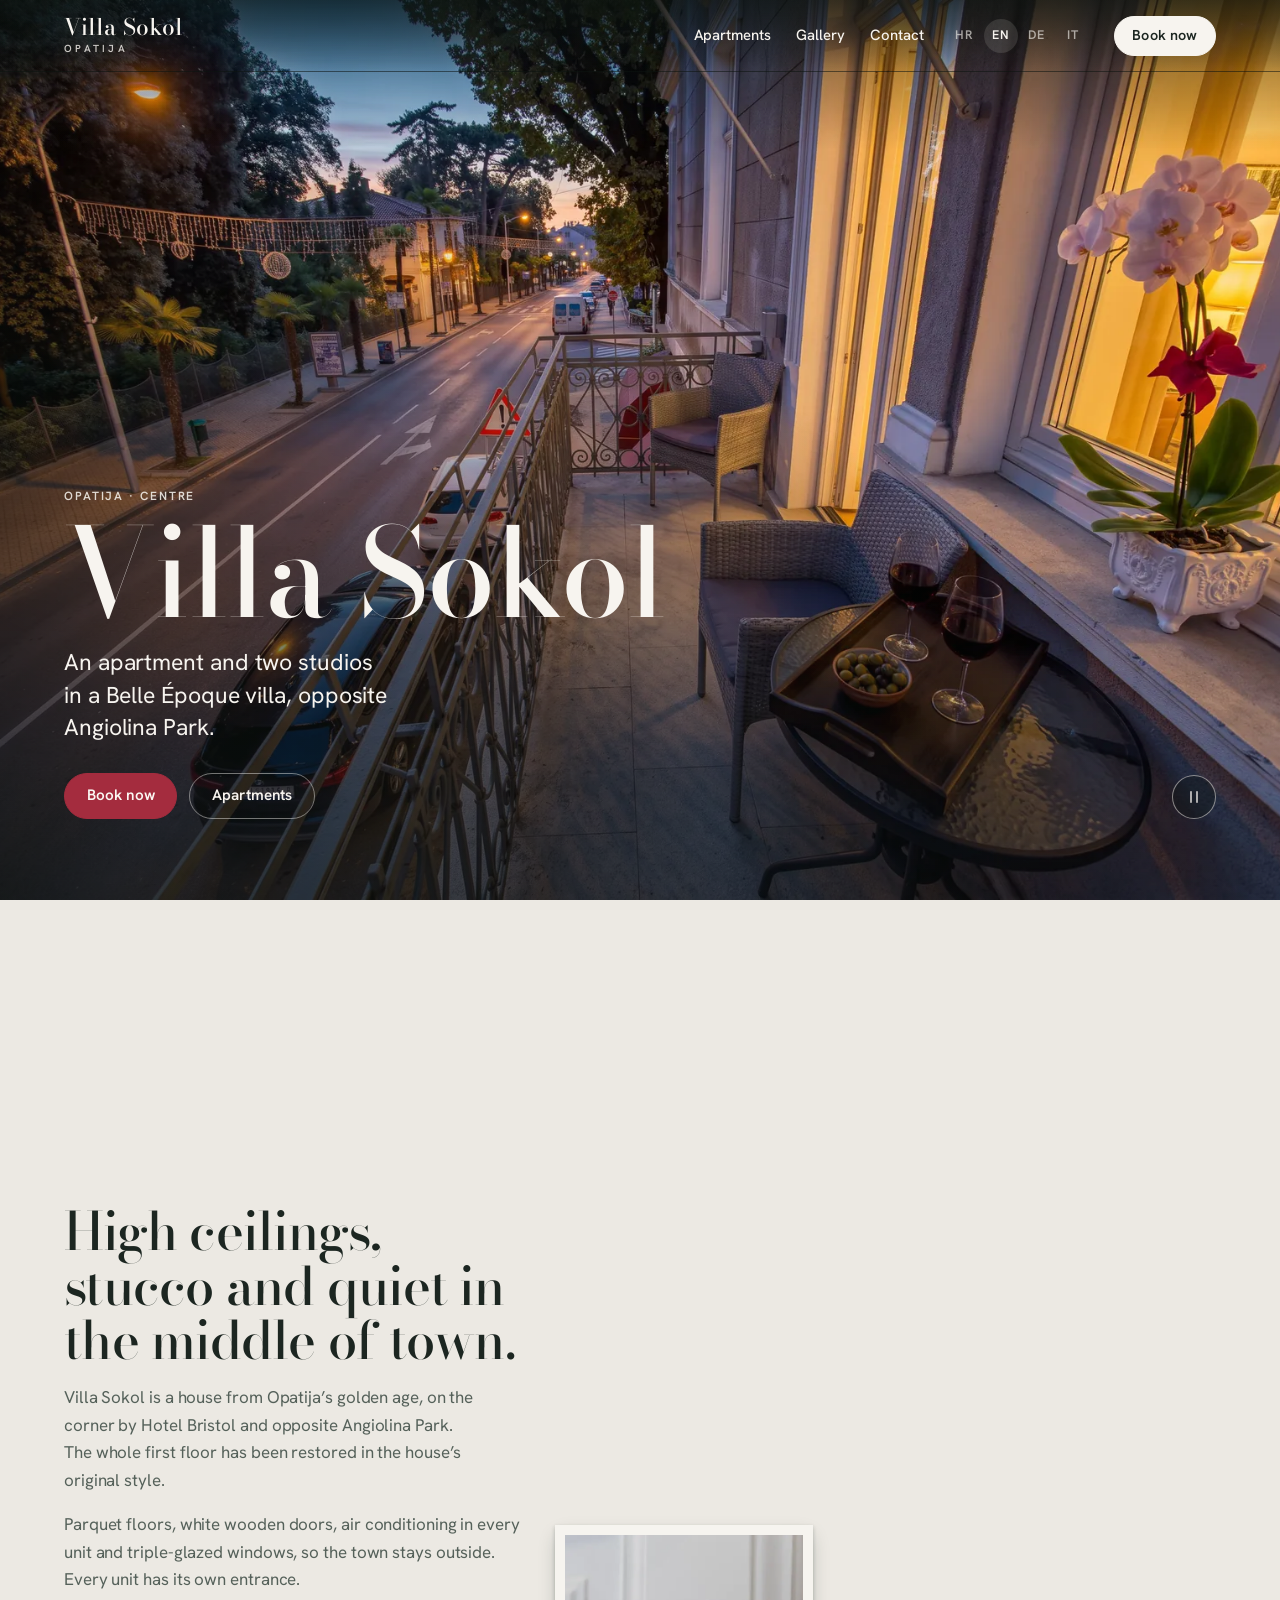
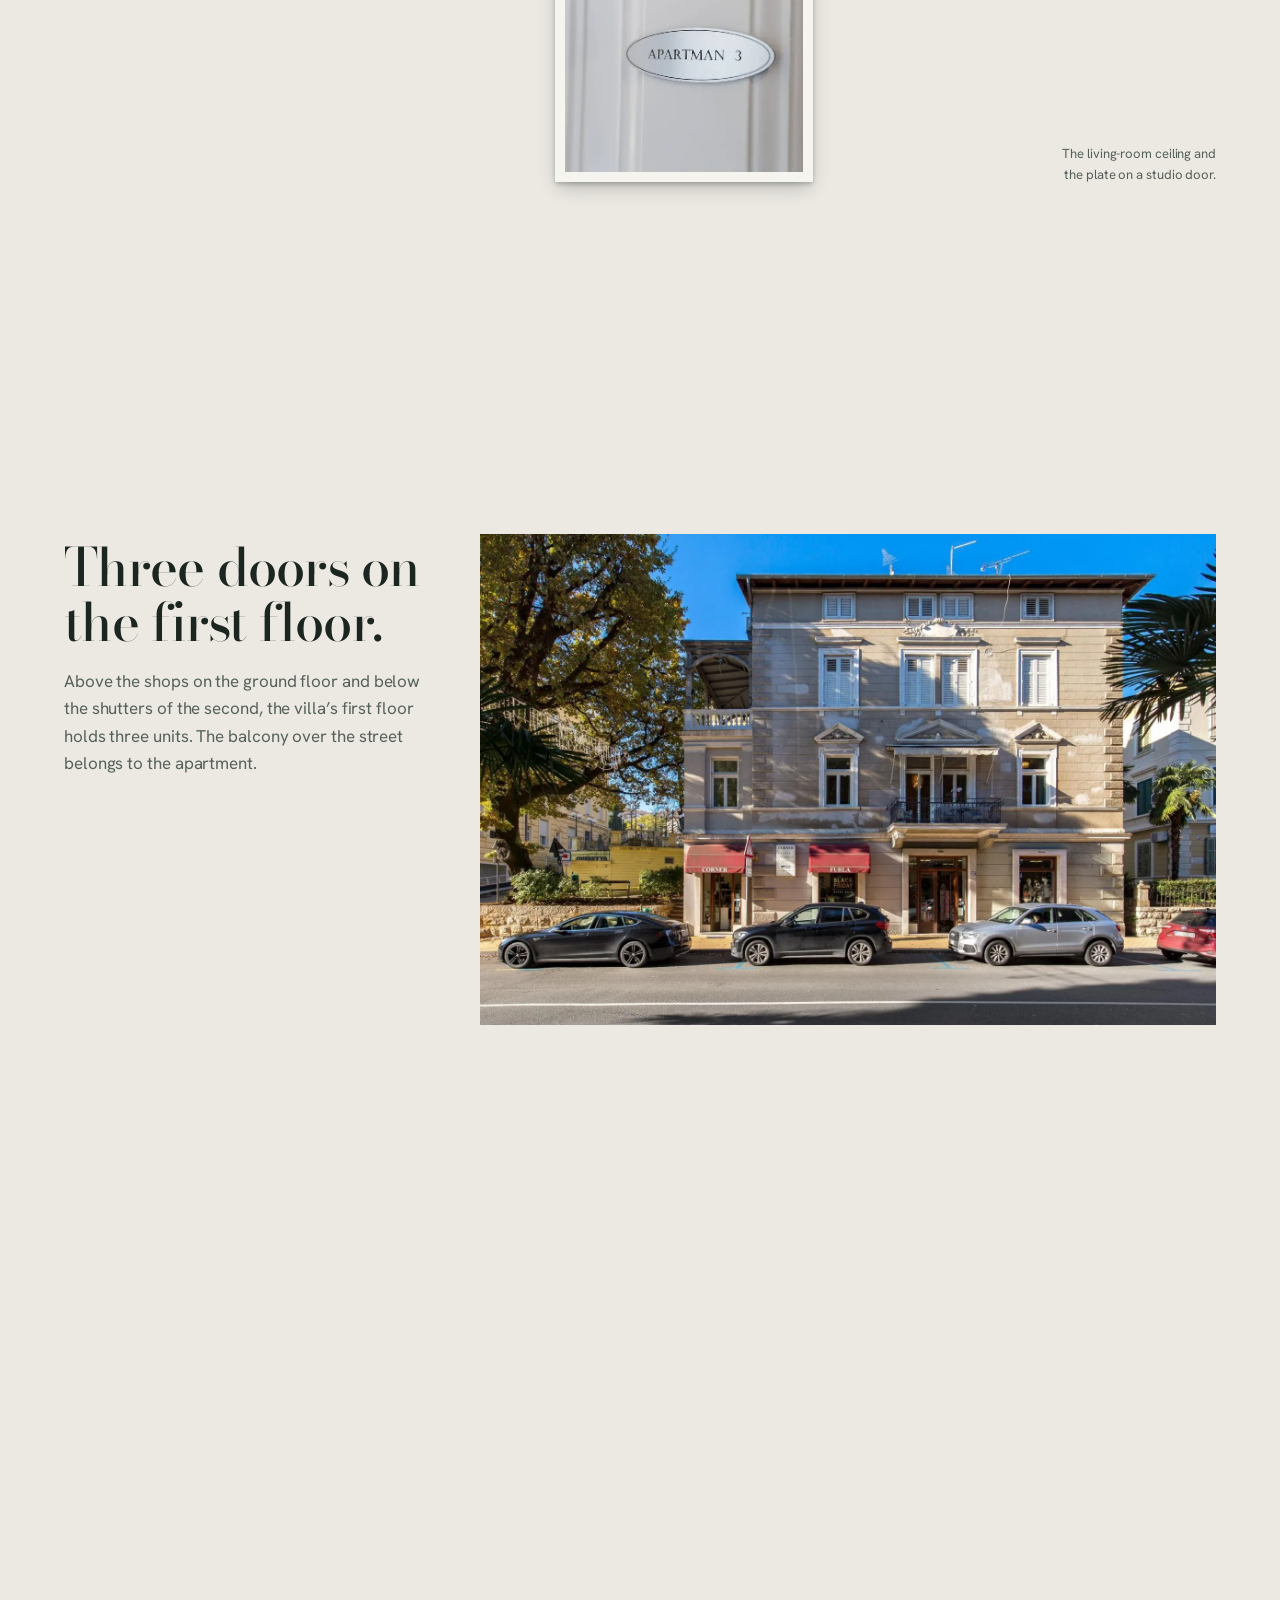
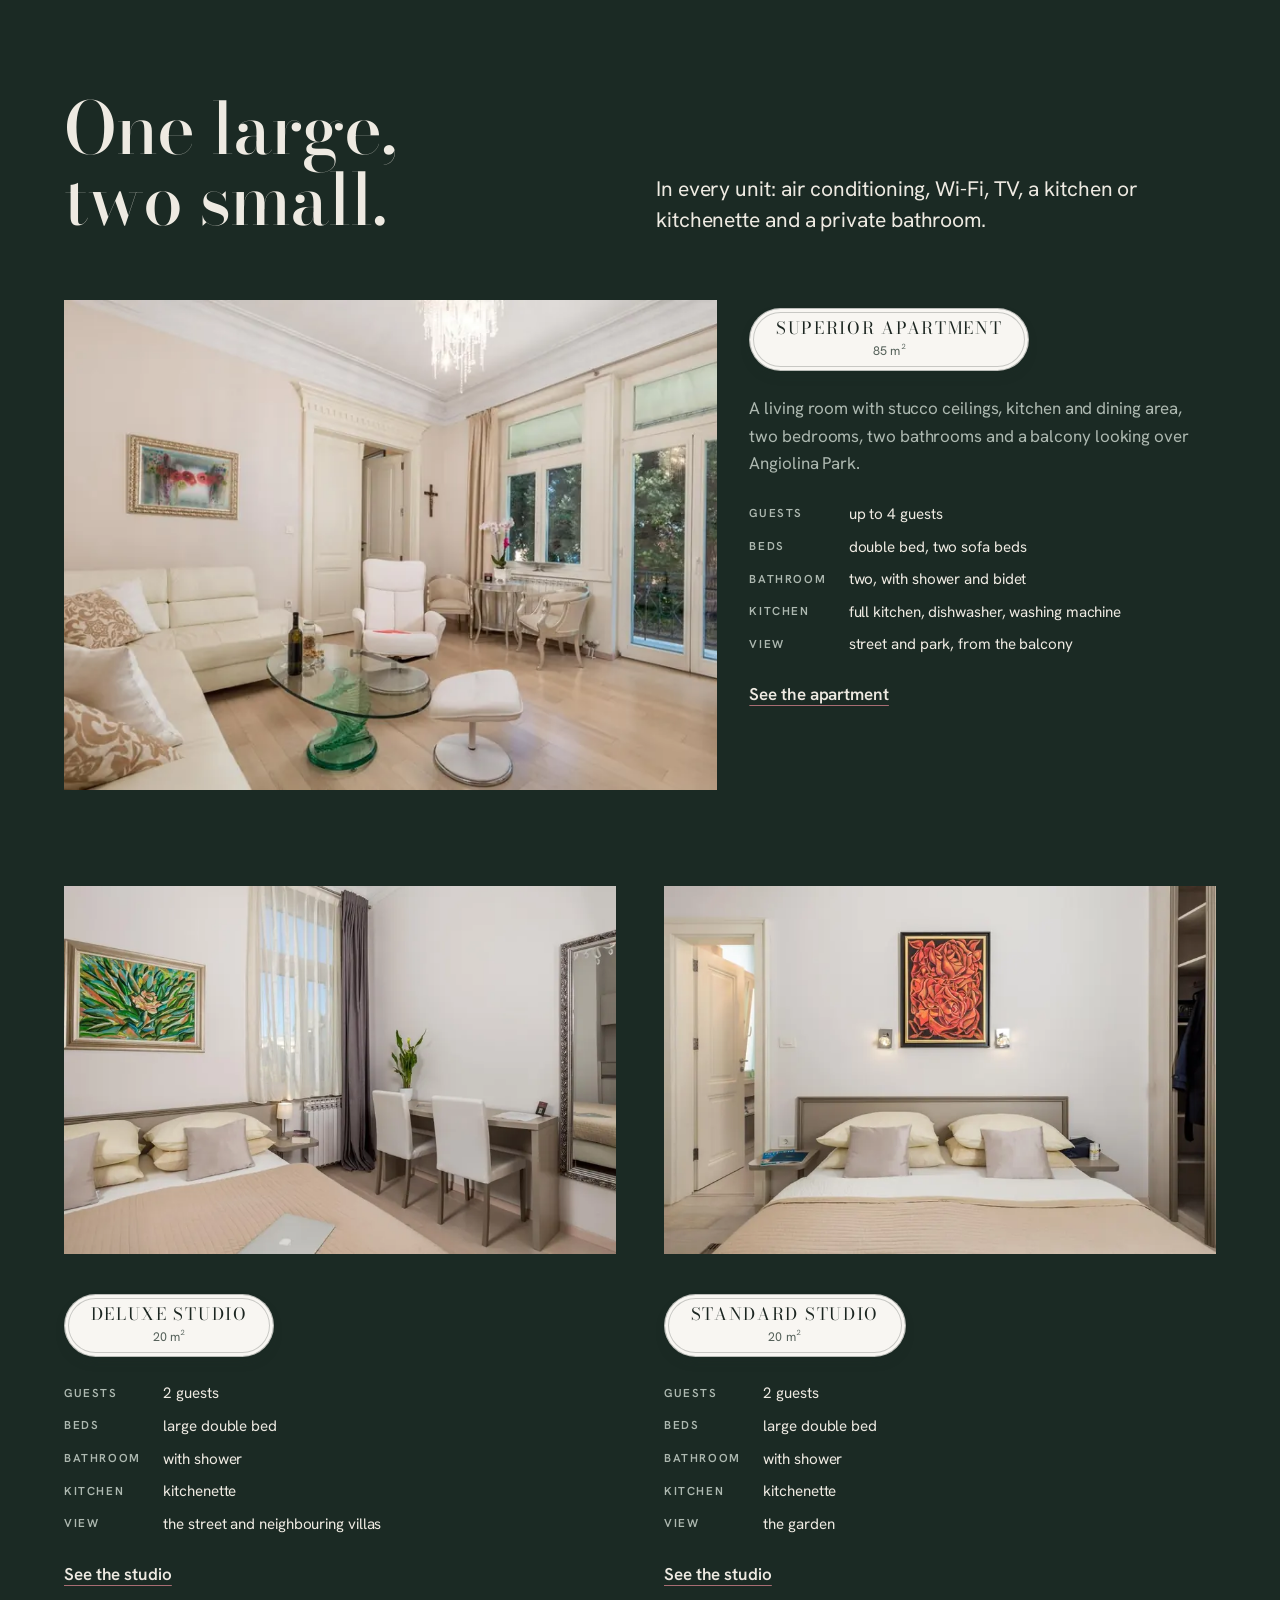
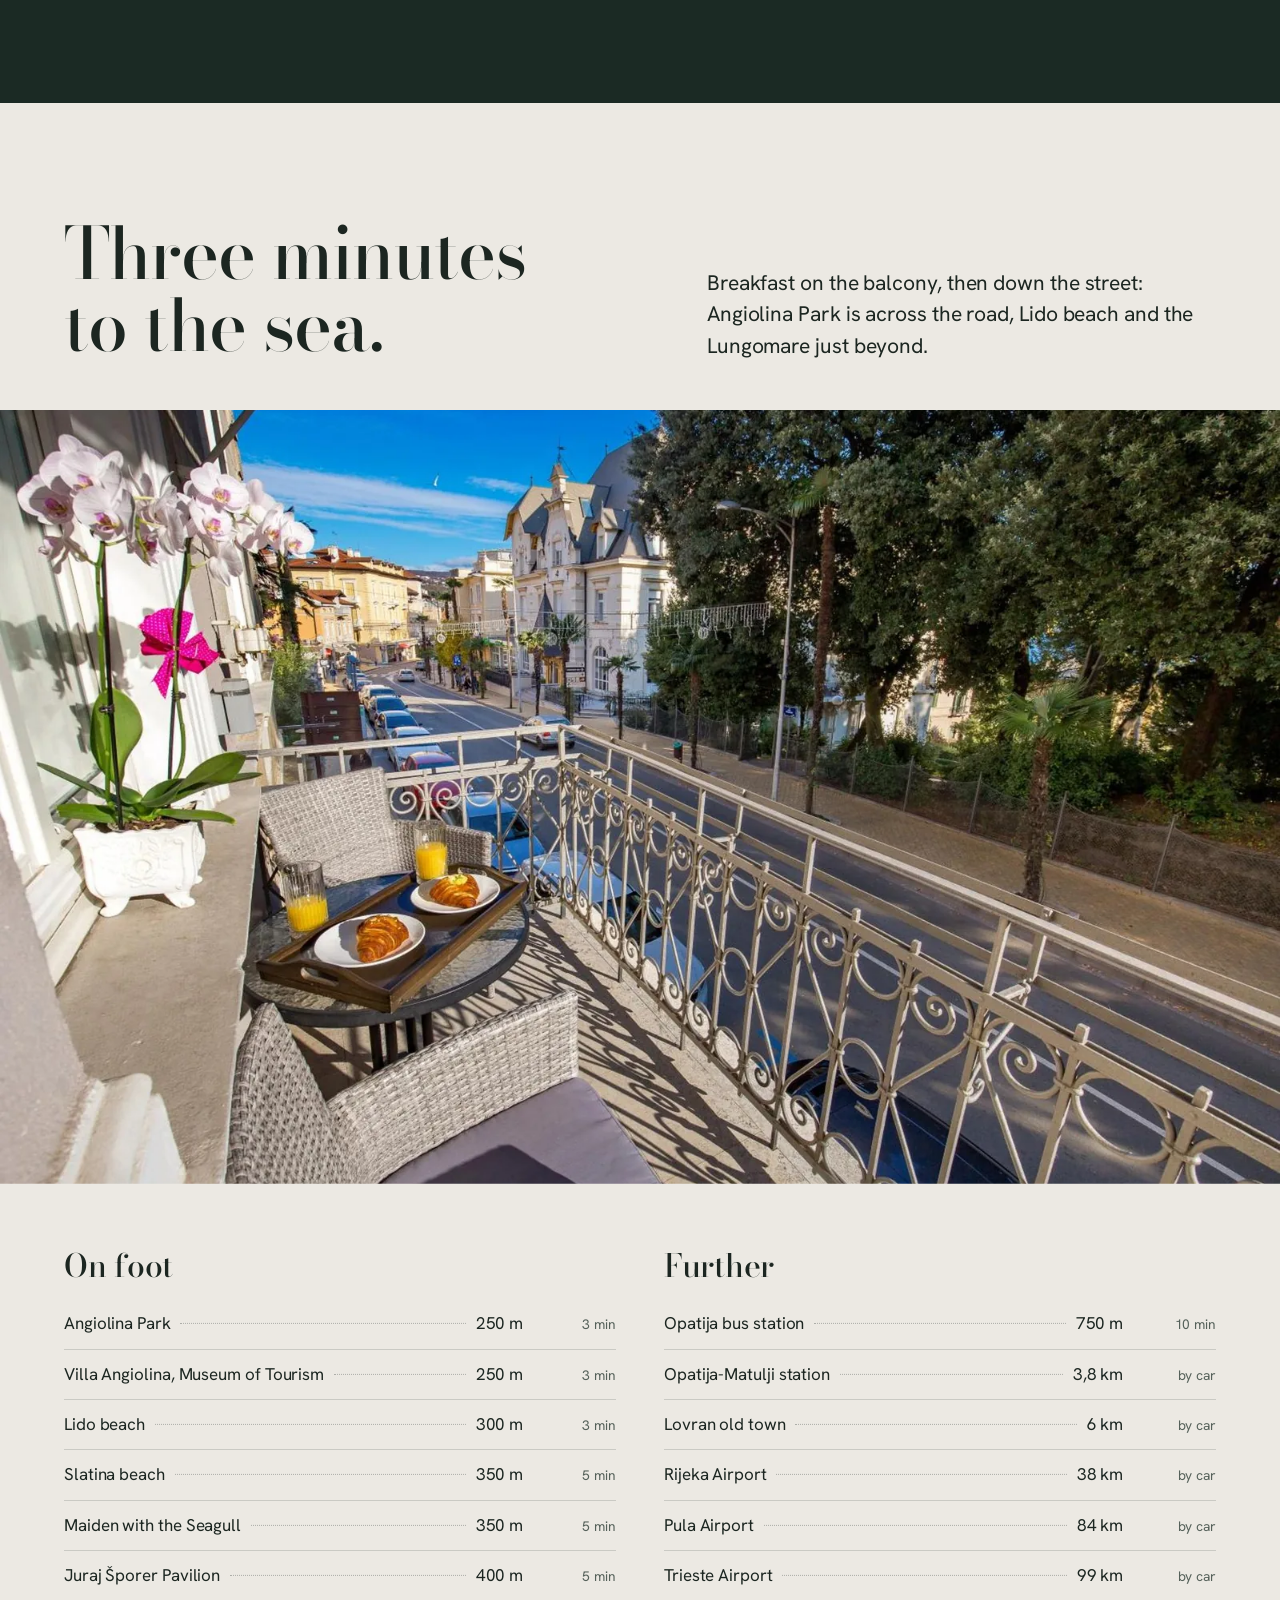
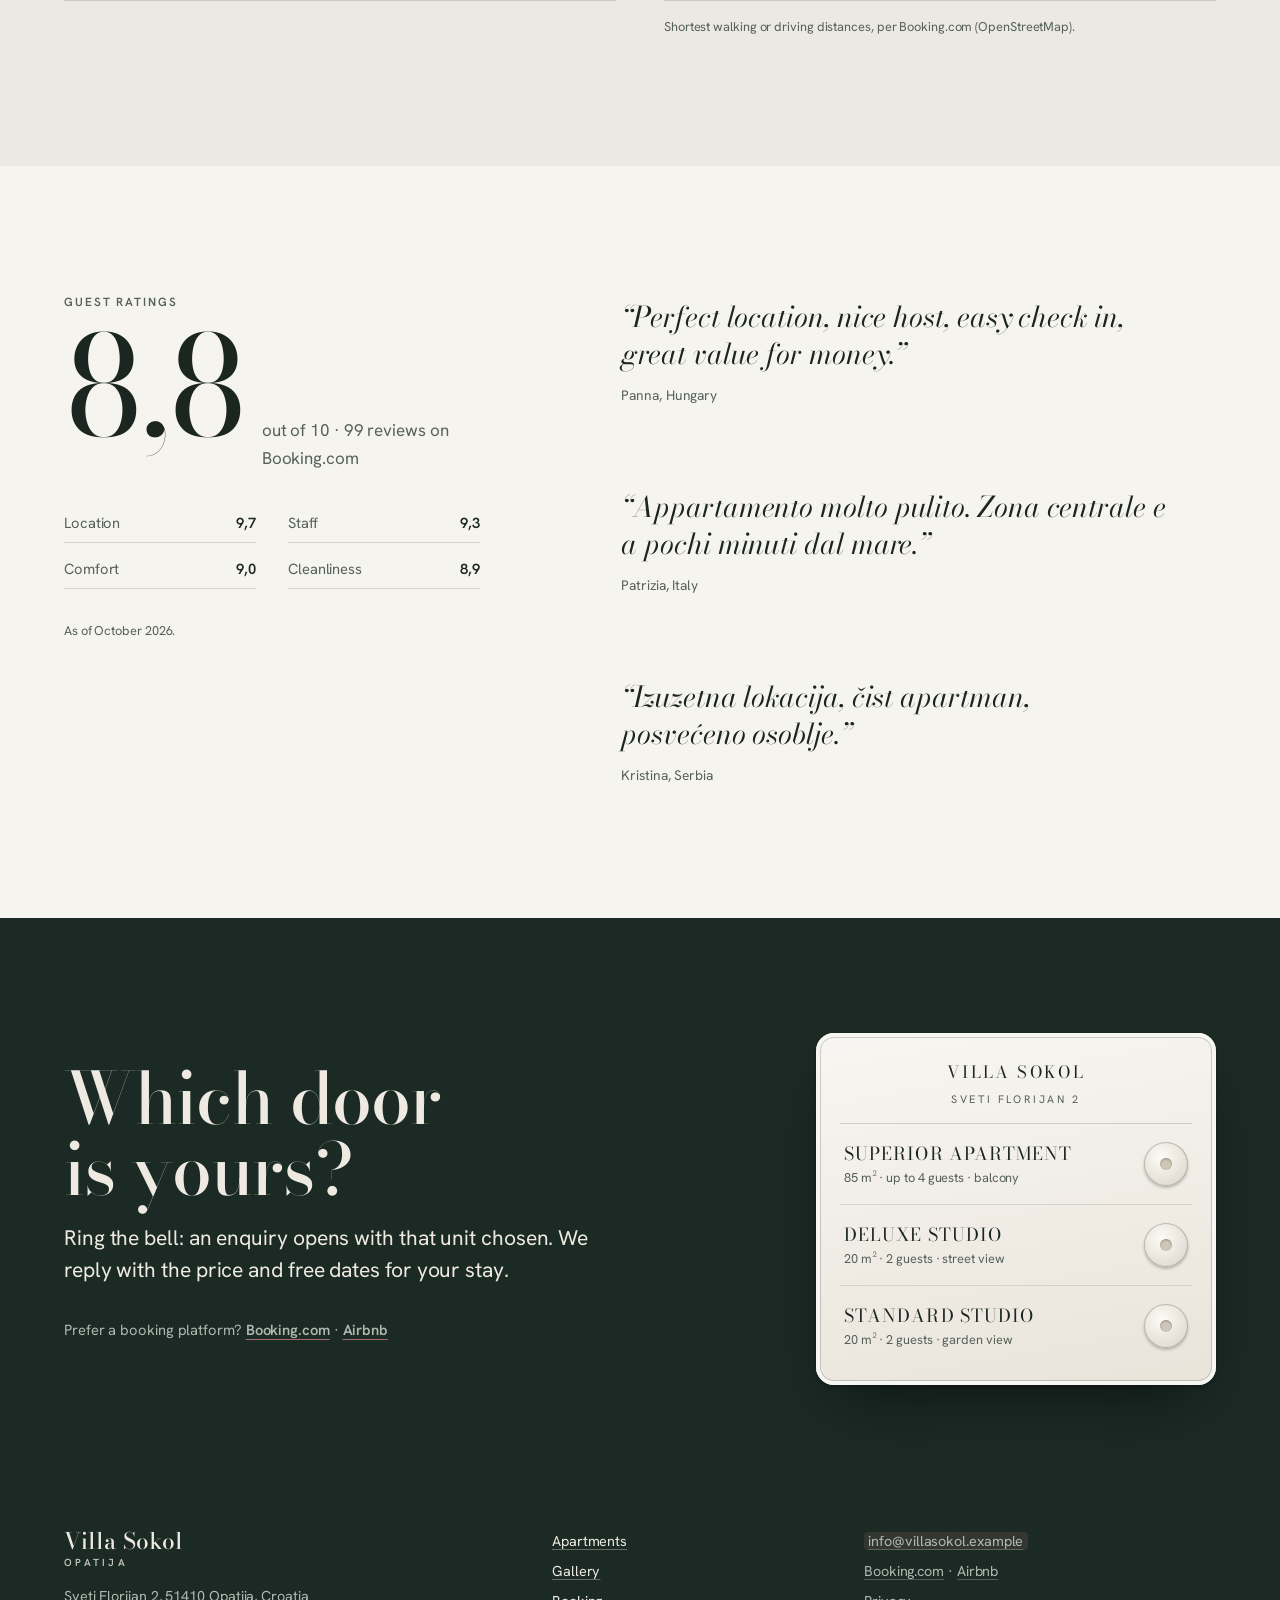
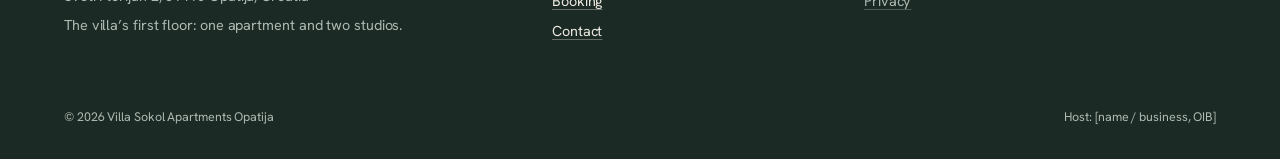
<file: index.html>
<!doctype html>
<html lang="hr">
<head>
<meta charset="utf-8">
<meta name="robots" content="noindex, nofollow">
<meta name="viewport" content="width=device-width, initial-scale=1, viewport-fit=cover">
<meta name="theme-color" content="#1B2A24">
<link rel="icon" href="favicon.svg" type="image/svg+xml">
<link rel="preload" href="fonts/bodoni-moda-normal-latin.woff2" as="font" type="font/woff2" crossorigin>
<link rel="preload" href="fonts/hanken-grotesk-normal-latin.woff2" as="font" type="font/woff2" crossorigin>
<link rel="stylesheet" href="css/faces.css?v=eba52d12">
<link rel="stylesheet" href="scrollcraft.css?v=4cabdc0b">
<link rel="stylesheet" href="css/site.css?v=0f8be4a9">

<title data-i18n="meta.home.title">Villa Sokol · apartmani u centru Opatije</title>
<meta name="description" content="Apartman i dva studija na prvom katu Belle Époque vile preko puta parka Angiolina, tri minute od plaže Lido." data-i18n-attr="content:meta.home.desc">
<link rel="preload" as="image" href="img/g/sera-ugaseno-1600.webp" imagesrcset="img/g/sera-ugaseno-800.webp 800w, img/g/sera-ugaseno-1600.webp 1600w, img/g/sera-ugaseno-2400.webp 2400w" imagesizes="100vw" media="(prefers-reduced-motion: no-preference)">
<script type="application/ld+json">
{
  "@context": "https://schema.org",
  "@type": "LodgingBusiness",
  "name": "Villa Sokol Apartments Opatija center",
  "description": "Apartman i dva studija na prvom katu Belle Époque vile preko puta parka Angiolina u Opatiji.",
  "image": "img/g/vila-procelje-1600.webp",
  "address": {
    "@type": "PostalAddress",
    "streetAddress": "Sveti Florijan 2",
    "postalCode": "51410",
    "addressLocality": "Opatija",
    "addressCountry": "HR"
  },
  "geo": { "@type": "GeoCoordinates", "latitude": 45.33675, "longitude": 14.30757 },
  "checkinTime": "14:00",
  "checkoutTime": "10:00",
  "petsAllowed": false,
  "numberOfRooms": 3,
  "knowsLanguage": ["hr", "en", "de", "ru"],
  "amenityFeature": [
    { "@type": "LocationFeatureSpecification", "name": "Air conditioning", "value": true },
    { "@type": "LocationFeatureSpecification", "name": "Free WiFi", "value": true },
    { "@type": "LocationFeatureSpecification", "name": "Kitchen", "value": true }
  ]
}
</script>

<meta name="vs-email" content="info@villasokol.example">
</head>
<body class="has-hero" data-page="index">
<a class="skip" href="#main" data-i18n="ui.skip">Preskoči na sadržaj</a>
<header class="bar" data-bar>
  <a class="mark" href="index.html" aria-label="Villa Sokol" data-i18n-attr="aria-label:ui.home"><span class="mark__name">Villa Sokol</span><span class="mark__place">Opatija</span></a>
  <nav class="nav" aria-label="Glavna navigacija" data-i18n-attr="aria-label:ui.nav">
    <a href="apartmani.html" data-i18n="nav.units">Apartmani</a>
    <a href="galerija.html" data-i18n="nav.gallery">Galerija</a>
    <a href="kontakt.html" data-i18n="nav.contact">Kontakt</a>
  </nav>
  <div class="lang" role="group" aria-label="Jezik" data-i18n-attr="aria-label:ui.lang">
    <button type="button" data-lang="hr" lang="hr" aria-pressed="true">HR</button>
    <button type="button" data-lang="en" lang="en" aria-pressed="false">EN</button>
    <button type="button" data-lang="de" lang="de" aria-pressed="false">DE</button>
    <button type="button" data-lang="it" lang="it" aria-pressed="false">IT</button>
  </div>
  <a class="btn" href="rezervacije.html" data-i18n="cta.book">Rezervirajte</a>
  <button class="burger" type="button" aria-expanded="false" aria-controls="menu" aria-label="Izbornik" data-i18n-attr="aria-label:ui.menu" data-burger><span></span></button>
</header>
<div class="menu" id="menu" data-menu>
  <nav aria-label="Izbornik" data-i18n-attr="aria-label:ui.menu">
    <a href="index.html" aria-current="page" data-i18n="nav.home">Početna</a>
    <a href="apartmani.html" data-i18n="nav.units">Apartmani</a>
    <a href="galerija.html" data-i18n="nav.gallery">Galerija</a>
    <a href="rezervacije.html" data-i18n="nav.book">Rezervacije</a>
    <a href="kontakt.html" data-i18n="nav.contact">Kontakt</a>
  </nav>
  <a class="btn" href="rezervacije.html" data-i18n="cta.book">Rezervirajte</a>
  <div class="lang" role="group" aria-label="Jezik" data-i18n-attr="aria-label:ui.lang">
    <button type="button" data-lang="hr" lang="hr" aria-pressed="true">HR</button>
    <button type="button" data-lang="en" lang="en" aria-pressed="false">EN</button>
    <button type="button" data-lang="de" lang="de" aria-pressed="false">DE</button>
    <button type="button" data-lang="it" lang="it" aria-pressed="false">IT</button>
  </div>
</div>


<main id="main">

  <!-- 1 · ARRIVAL: the balcony at breakfast, still -->
  <section class="hero" data-sc-act="flow" data-hero>
    <div class="hero__media" data-sc-parallax="1.6">
      <!-- Evening version of the real balcony photo (Nano Banana via Higgsfield), the first
           frame of the two clips. Reduced motion keeps the real daytime photo. -->
      <picture>
        <source media="(prefers-reduced-motion: reduce)" srcset="img/g/sup-balkon-800.webp 800w, img/g/sup-balkon-1600.webp 1600w, img/g/sup-balkon-2400.webp 2400w" sizes="100vw">
        <img src="img/g/sera-ugaseno-1600.webp" srcset="img/g/sera-ugaseno-800.webp 800w, img/g/sera-ugaseno-1600.webp 1600w, img/g/sera-ugaseno-2400.webp 2400w" sizes="100vw" width="1600" height="1073" alt="Balkon Superior apartmana u prosinačkoj večeri, ispod ulica s božićnim lampicama" data-cap="superior.balcony" data-i18n-attr="alt:hero.alt" decoding="async" fetchpriority="high">
      </picture>
      <!-- Kling 3.0 via Higgsfield: the intro (the Christmas lights switch on) plays once,
           then the loop (lit street, traffic) repeats. site.js loads them only when motion
           is welcome and data is not being saved. -->
      <video class="hero__video hero__video--loop" data-hero-loop data-src="video/sera-petlja-v1.mp4" data-src-mobile="video/sera-petlja-v2-p.mp4" muted playsinline loop preload="none" aria-hidden="true"></video>
      <video class="hero__video" data-hero-intro data-src="video/sera-uvod-v1.mp4" data-src-mobile="video/sera-uvod-v2-p.mp4" muted playsinline preload="none" aria-hidden="true"></video>
    </div>
    <div class="hero__shade" aria-hidden="true"></div>
    <div class="hero__copy">
      <p class="label" data-i18n="hero.label">Opatija · centar</p>
      <h1 class="sc-display t-hero">Villa Sokol</h1>
      <p class="hero__sub" data-i18n="hero.sub">Apartman i dva studija u Belle Époque vili, preko puta parka Angiolina.</p>
      <div class="hero__cta">
        <a class="btn" href="rezervacije.html" data-i18n="cta.book">Rezervirajte</a>
        <a class="btn btn--ghost" href="apartmani.html" data-i18n="cta.units">Apartmani</a>
      </div>
    </div>
    <button class="hero__pause" type="button" data-hero-pause aria-pressed="false" aria-label="Zaustavi video" data-i18n-attr="aria-label:hero.pause" hidden><svg viewBox="0 0 24 24" aria-hidden="true"><path class="i-pause" d="M8 5v14M16 5v14"/><path class="i-play" d="M8 5l11 7-11 7z"/></svg></button>
  </section>

  <!-- 2 · INTIMACY: the ceiling and a door plate. Authored quiet before the peak. -->
  <section class="sec on-paper" data-sc-act="flow">
    <div class="wrap house">
      <div class="house__text stack" data-sc-in data-sc-stagger="70">
        <h2 class="sc-display t-lg" data-i18n="house.h">Visoki stropovi, štukature i tišina usred grada.</h2>
        <p class="body" data-i18n="house.p1">Villa Sokol je kuća iz zlatnog doba Opatije, na uglu do hotela Bristol i preko puta parka Angiolina. Cijeli prvi kat obnovljen je u izvornom stilu kuće.</p>
        <p class="body" data-i18n="house.p2">Parket, bijela drvena vrata, klima u svakoj jedinici i prozori s trostrukim staklom, da gradska vreva ostane vani. Svaka jedinica ima svoj ulaz.</p>
      </div>
      <figure class="house__fig">
        <div class="house__ceiling" data-sc-reveal="up" data-sc-reveal-at="0.15 0.5">
          <img src="img/g/sup-strop-1600.webp" srcset="img/g/sup-strop-800.webp 800w, img/g/sup-strop-1600.webp 1600w" sizes="(min-width: 900px) 46vw, 86vw" width="1600" height="1066" alt="Superior apartman: štukature na stropu" data-cap="superior.ceiling" decoding="async" loading="lazy">
        </div>
        <figure class="house__plate">
          <img src="img/g/vila-plocica-1600.webp" srcset="img/g/vila-plocica-800.webp 800w, img/g/vila-plocica-1600.webp 1600w" sizes="(min-width: 900px) 20vw, 42vw" width="1600" height="1067" alt="Villa Sokol: detalj" data-cap="vila.detail" decoding="async" loading="lazy">
        </figure>
        <figcaption data-i18n="house.cap">Strop dnevnog boravka i pločica na vratima studija.</figcaption>
      </figure>
    </div>
  </section>

  <!-- 3 · PEAK: the facade photograph becomes an ink elevation; the first floor lights -->
  <section class="floor" data-sc-act="pin" data-sc-span="3.2" data-floor>
    <div data-sc-stage>
      <div class="floor__in">
        <div class="floor__copy">
          <h2 class="sc-display t-lg" data-i18n="floor.h">Tri vrata na prvom katu.</h2>
          <p class="body" data-i18n="floor.p">Iznad dućana u prizemlju i ispod škura drugog kata, prvi kat vile pretvoren je u tri smještajne jedinice. Balkon nad ulicom pripada apartmanu.</p>
          <ul class="floor__plates" data-floor-plates>
            <li><a class="plate" href="apartmani.html#superior"><span class="plate__name" data-i18n="u.sup">Superior apartman</span><span class="plate__facts" data-i18n="u.sup.short">85 m² · do 4 osobe · balkon</span></a></li>
            <li><a class="plate" href="apartmani.html#deluxe"><span class="plate__name" data-i18n="u.dlx">Deluxe studio</span><span class="plate__facts" data-i18n="u.dlx.short">20 m² · 2 osobe · pogled na ulicu</span></a></li>
            <li><a class="plate" href="apartmani.html#standard"><span class="plate__name" data-i18n="u.std">Standard studio</span><span class="plate__facts" data-i18n="u.std.short">20 m² · 2 osobe · pogled na vrt</span></a></li>
          </ul>
        </div>
        <figure class="facade" data-facade>
          <img src="img/g/vila-procelje-1600.webp" srcset="img/g/vila-procelje-800.webp 800w, img/g/vila-procelje-1600.webp 1600w, img/g/vila-procelje-2400.webp 2400w" sizes="(min-width: 900px) 64vw, 100vw" width="1600" height="1066" alt="Villa Sokol: pročelje vile" data-cap="vila.facade" data-i18n-attr="alt:floor.alt" decoding="async" loading="lazy">
          <div class="facade__paper" aria-hidden="true"></div>
          <svg class="pr-svg" viewBox="0 0 2048 1365" preserveAspectRatio="none" aria-hidden="true" focusable="false">
<rect class="pr-band" x="563" y="548" width="1239" height="212"/>
<g id="pr-ground">
<path data-d="0.000 0.038" pathLength="1" d="M300 1128H1900"/>
<path data-d="0.021 0.059" pathLength="1" d="M563 1128V548"/>
<path data-d="0.041 0.079" pathLength="1" d="M757 1128V147"/>
<path data-d="0.062 0.100" pathLength="1" d="M1788 1128V147"/>
</g>
<g id="pr-roof">
<path data-d="0.060 0.113" pathLength="1" d="M714 117H1874"/>
<path data-d="0.065 0.118" pathLength="1" d="M720 91H1868"/>
<path data-d="0.070 0.123" pathLength="1" d="M714 117L720 91"/>
<path data-d="0.074 0.128" pathLength="1" d="M1874 117L1868 91"/>
<path data-d="0.079 0.132" pathLength="1" d="M779 117v18"/>
<path data-d="0.084 0.137" pathLength="1" d="M847 117v18"/>
<path data-d="0.089 0.142" pathLength="1" d="M915 117v18"/>
<path data-d="0.094 0.147" pathLength="1" d="M983 117v18"/>
<path data-d="0.099 0.152" pathLength="1" d="M1051 117v18"/>
<path data-d="0.103 0.157" pathLength="1" d="M1119 117v18"/>
<path data-d="0.108 0.161" pathLength="1" d="M1187 117v18"/>
<path data-d="0.113 0.166" pathLength="1" d="M1255 117v18"/>
<path data-d="0.118 0.171" pathLength="1" d="M1323 117v18"/>
<path data-d="0.123 0.176" pathLength="1" d="M1391 117v18"/>
<path data-d="0.128 0.181" pathLength="1" d="M1459 117v18"/>
<path data-d="0.132 0.186" pathLength="1" d="M1527 117v18"/>
<path data-d="0.137 0.190" pathLength="1" d="M1595 117v18"/>
<path data-d="0.142 0.195" pathLength="1" d="M1663 117v18"/>
<path data-d="0.147 0.200" pathLength="1" d="M1731 117v18"/>
</g>
<g id="pr-bands">
<path data-d="0.140 0.216" pathLength="1" d="M757 245H1788"/>
<path data-d="0.142 0.218" pathLength="1" d="M751 257H1794"/>
<path data-d="0.144 0.220" pathLength="1" d="M757 482H1788"/>
<path data-d="0.147 0.223" pathLength="1" d="M751 496H1794"/>
<path data-d="0.149 0.225" pathLength="1" d="M563 548H757"/>
<path data-d="0.151 0.227" pathLength="1" d="M557 558H763"/>
<path data-d="0.153 0.229" pathLength="1" d="M563 760H1802"/>
<path data-d="0.155 0.231" pathLength="1" d="M557 774H1808"/>
<path data-d="0.157 0.233" pathLength="1" d="M559 830H1806"/>
<path data-d="0.160 0.236" pathLength="1" d="M553 848H1812"/>
<path data-d="0.162 0.238" pathLength="1" d="M757 160h24"/>
<path data-d="0.164 0.240" pathLength="1" d="M1788 160h-24"/>
<path data-d="0.166 0.242" pathLength="1" d="M757 200h36"/>
<path data-d="0.168 0.244" pathLength="1" d="M1788 200h-36"/>
<path data-d="0.170 0.246" pathLength="1" d="M757 240h24"/>
<path data-d="0.173 0.249" pathLength="1" d="M1788 240h-24"/>
<path data-d="0.175 0.251" pathLength="1" d="M757 280h36"/>
<path data-d="0.177 0.253" pathLength="1" d="M1788 280h-36"/>
<path data-d="0.179 0.255" pathLength="1" d="M757 320h24"/>
<path data-d="0.181 0.257" pathLength="1" d="M1788 320h-24"/>
<path data-d="0.184 0.260" pathLength="1" d="M757 360h36"/>
<path data-d="0.186 0.262" pathLength="1" d="M1788 360h-36"/>
<path data-d="0.188 0.264" pathLength="1" d="M757 400h24"/>
<path data-d="0.190 0.266" pathLength="1" d="M1788 400h-24"/>
<path data-d="0.192 0.268" pathLength="1" d="M757 440h36"/>
<path data-d="0.194 0.270" pathLength="1" d="M1788 440h-36"/>
<path data-d="0.197 0.273" pathLength="1" d="M757 480h24"/>
<path data-d="0.199 0.275" pathLength="1" d="M1788 480h-24"/>
<path data-d="0.201 0.277" pathLength="1" d="M757 520h36"/>
<path data-d="0.203 0.279" pathLength="1" d="M1788 520h-36"/>
<path data-d="0.205 0.281" pathLength="1" d="M757 560h24"/>
<path data-d="0.207 0.283" pathLength="1" d="M1788 560h-24"/>
<path data-d="0.210 0.286" pathLength="1" d="M757 600h36"/>
<path data-d="0.212 0.288" pathLength="1" d="M1788 600h-36"/>
<path data-d="0.214 0.290" pathLength="1" d="M757 640h24"/>
<path data-d="0.216 0.292" pathLength="1" d="M1788 640h-24"/>
<path data-d="0.218 0.294" pathLength="1" d="M757 680h36"/>
<path data-d="0.220 0.296" pathLength="1" d="M1788 680h-36"/>
<path data-d="0.223 0.299" pathLength="1" d="M757 720h24"/>
<path data-d="0.225 0.301" pathLength="1" d="M1788 720h-24"/>
<path data-d="0.227 0.303" pathLength="1" d="M757 760h36"/>
<path data-d="0.229 0.305" pathLength="1" d="M1788 760h-36"/>
<path data-d="0.231 0.307" pathLength="1" d="M757 800h24"/>
<path data-d="0.234 0.310" pathLength="1" d="M1788 800h-24"/>
<path data-d="0.236 0.312" pathLength="1" d="M757 840h36"/>
<path data-d="0.238 0.314" pathLength="1" d="M1788 840h-36"/>
<path data-d="0.240 0.316" pathLength="1" d="M757 880h24"/>
<path data-d="0.242 0.318" pathLength="1" d="M1788 880h-24"/>
<path data-d="0.244 0.320" pathLength="1" d="M757 920h36"/>
<path data-d="0.247 0.323" pathLength="1" d="M1788 920h-36"/>
<path data-d="0.249 0.325" pathLength="1" d="M757 960h24"/>
<path data-d="0.251 0.327" pathLength="1" d="M1788 960h-24"/>
<path data-d="0.253 0.329" pathLength="1" d="M757 1000h36"/>
<path data-d="0.255 0.331" pathLength="1" d="M1788 1000h-36"/>
<path data-d="0.257 0.333" pathLength="1" d="M757 1040h24"/>
<path data-d="0.260 0.336" pathLength="1" d="M1788 1040h-24"/>
<path data-d="0.262 0.338" pathLength="1" d="M757 1080h36"/>
<path data-d="0.264 0.340" pathLength="1" d="M1788 1080h-36"/>
</g>
<g id="pr-loggia">
<path data-d="0.240 0.316" pathLength="1" d="M563 548V300H757"/>
<path data-d="0.248 0.324" pathLength="1" d="M563 300V330H757"/>
<path data-d="0.256 0.332" pathLength="1" d="M587 486C593 360 727 360 733 486"/>
<path data-d="0.263 0.339" pathLength="1" d="M563 486H757"/>
<path data-d="0.271 0.347" pathLength="1" d="M563 540H757"/>
<path data-d="0.279 0.355" pathLength="1" d="M581 492v44"/>
<path data-d="0.286 0.362" pathLength="1" d="M601 492v44"/>
<path data-d="0.294 0.370" pathLength="1" d="M621 492v44"/>
<path data-d="0.302 0.378" pathLength="1" d="M641 492v44"/>
<path data-d="0.310 0.386" pathLength="1" d="M661 492v44"/>
<path data-d="0.318 0.394" pathLength="1" d="M681 492v44"/>
<path data-d="0.325 0.401" pathLength="1" d="M701 492v44"/>
<path data-d="0.333 0.409" pathLength="1" d="M721 492v44"/>
<path data-d="0.341 0.417" pathLength="1" d="M741 492v44"/>
<path data-d="0.348 0.424" pathLength="1" d="M645 620h74v136h-74Z"/>
<path data-d="0.356 0.432" pathLength="1" d="M654 629h56v118h-56Z"/>
<path data-d="0.364 0.440" pathLength="1" d="M682 629V747"/>
</g>
<g id="pr-attic">
<path data-d="0.300 0.368" pathLength="1" d="M954 166h88v70h-88Z"/>
<path data-d="0.305 0.373" pathLength="1" d="M960 177h76"/>
<path data-d="0.310 0.378" pathLength="1" d="M960 188h76"/>
<path data-d="0.315 0.383" pathLength="1" d="M960 199h76"/>
<path data-d="0.319 0.388" pathLength="1" d="M960 210h76"/>
<path data-d="0.324 0.393" pathLength="1" d="M960 221h76"/>
<path data-d="0.329 0.398" pathLength="1" d="M1182 166h88v70h-88Z"/>
<path data-d="0.334 0.402" pathLength="1" d="M1188 177h76"/>
<path data-d="0.339 0.407" pathLength="1" d="M1188 188h76"/>
<path data-d="0.344 0.412" pathLength="1" d="M1188 199h76"/>
<path data-d="0.349 0.417" pathLength="1" d="M1188 210h76"/>
<path data-d="0.353 0.422" pathLength="1" d="M1188 221h76"/>
<path data-d="0.358 0.427" pathLength="1" d="M1282 166h88v70h-88Z"/>
<path data-d="0.363 0.431" pathLength="1" d="M1288 177h76"/>
<path data-d="0.368 0.436" pathLength="1" d="M1288 188h76"/>
<path data-d="0.373 0.441" pathLength="1" d="M1288 199h76"/>
<path data-d="0.378 0.446" pathLength="1" d="M1288 210h76"/>
<path data-d="0.382 0.451" pathLength="1" d="M1288 221h76"/>
<path data-d="0.387 0.456" pathLength="1" d="M1505 166h88v70h-88Z"/>
<path data-d="0.392 0.461" pathLength="1" d="M1511 177h76"/>
<path data-d="0.397 0.465" pathLength="1" d="M1511 188h76"/>
<path data-d="0.402 0.470" pathLength="1" d="M1511 199h76"/>
<path data-d="0.407 0.475" pathLength="1" d="M1511 210h76"/>
<path data-d="0.412 0.480" pathLength="1" d="M1511 221h76"/>
</g>
<g id="pr-second">
<path data-d="0.380 0.456" pathLength="1" d="M944 320h110v158h-110Z"/>
<path data-d="0.384 0.460" pathLength="1" d="M932 300h134"/>
<path data-d="0.388 0.464" pathLength="1" d="M928 286h142"/>
<path data-d="0.391 0.467" pathLength="1" d="M952 337h94"/>
<path data-d="0.395 0.471" pathLength="1" d="M952 354h94"/>
<path data-d="0.399 0.475" pathLength="1" d="M952 371h94"/>
<path data-d="0.403 0.479" pathLength="1" d="M952 388h94"/>
<path data-d="0.406 0.482" pathLength="1" d="M952 405h94"/>
<path data-d="0.410 0.486" pathLength="1" d="M952 422h94"/>
<path data-d="0.414 0.490" pathLength="1" d="M952 439h94"/>
<path data-d="0.418 0.494" pathLength="1" d="M952 456h94"/>
<path data-d="0.421 0.497" pathLength="1" d="M1171 320h214v158h-214Z"/>
<path data-d="0.425 0.501" pathLength="1" d="M1159 300h238"/>
<path data-d="0.429 0.505" pathLength="1" d="M1155 286h246"/>
<path data-d="0.433 0.509" pathLength="1" d="M1278 320V478"/>
<path data-d="0.436 0.512" pathLength="1" d="M1179 337h198"/>
<path data-d="0.440 0.516" pathLength="1" d="M1179 354h198"/>
<path data-d="0.444 0.520" pathLength="1" d="M1179 371h198"/>
<path data-d="0.448 0.524" pathLength="1" d="M1179 388h198"/>
<path data-d="0.451 0.527" pathLength="1" d="M1179 405h198"/>
<path data-d="0.455 0.531" pathLength="1" d="M1179 422h198"/>
<path data-d="0.459 0.535" pathLength="1" d="M1179 439h198"/>
<path data-d="0.463 0.539" pathLength="1" d="M1179 456h198"/>
<path data-d="0.466 0.542" pathLength="1" d="M1495 320h112v158h-112Z"/>
<path data-d="0.470 0.546" pathLength="1" d="M1483 300h136"/>
<path data-d="0.474 0.550" pathLength="1" d="M1479 286h144"/>
<path data-d="0.478 0.554" pathLength="1" d="M1503 337h96"/>
<path data-d="0.481 0.557" pathLength="1" d="M1503 354h96"/>
<path data-d="0.485 0.561" pathLength="1" d="M1503 371h96"/>
<path data-d="0.489 0.565" pathLength="1" d="M1503 388h96"/>
<path data-d="0.493 0.569" pathLength="1" d="M1503 405h96"/>
<path data-d="0.496 0.572" pathLength="1" d="M1503 422h96"/>
<path data-d="0.500 0.576" pathLength="1" d="M1503 439h96"/>
<path data-d="0.504 0.580" pathLength="1" d="M1503 456h96"/>
</g>
<g id="pr-groundf">
<path data-d="0.460 0.528" pathLength="1" d="M573 858h168v252h-168Z"/>
<path data-d="0.474 0.542" pathLength="1" d="M912 858h172v252h-172Z"/>
<path data-d="0.488 0.556" pathLength="1" d="M1176 875h206v250h-206Z"/>
<path data-d="0.502 0.570" pathLength="1" d="M1186 885h186v240h-186Z"/>
<path data-d="0.516 0.584" pathLength="1" d="M1279 885V1125"/>
<path data-d="0.530 0.598" pathLength="1" d="M1480 875h152v160h-152Z"/>
<path data-d="0.544 0.612" pathLength="1" d="M1490 885h132v140h-132Z"/>
<path data-d="0.558 0.626" pathLength="1" d="M571 858l-10 84h184l-10-84"/>
<path data-d="0.572 0.640" pathLength="1" d="M910 858l-10 84h188l-10-84"/>
</g>
<g id="pr-ornament">
<path data-d="0.560 0.613" pathLength="1" d="M1218 262c26-26 54-26 66-6c12-20 40-20 66 6"/>
<path data-d="0.582 0.635" pathLength="1" d="M1236 262c8 10 24 12 48 2c24 10 40 8 48-2"/>
<path data-d="0.603 0.657" pathLength="1" d="M1284 238v28"/>
<path data-d="0.625 0.678" pathLength="1" d="M1170 260c18 4 30 0 40-8"/>
<path data-d="0.647 0.700" pathLength="1" d="M1398 260c-18 4-30 0-40-8"/>
</g>
<g id="pr-first" class="pr-first">
<path data-d="0.600 0.684" pathLength="1" d="M927 573L997 527L1067 573Z"/>
<path data-d="0.608 0.692" pathLength="1" d="M919 573h156v10h-156Z"/>
<path data-d="0.616 0.700" pathLength="1" d="M946 590h104v168h-104Z"/>
<path data-d="0.624 0.708" pathLength="1" d="M955 599h86v150h-86Z"/>
<path data-d="0.632 0.716" pathLength="1" d="M998 599V749"/>
<path data-d="0.640 0.724" pathLength="1" d="M1156 573L1274 515L1392 573Z"/>
<path data-d="0.648 0.732" pathLength="1" d="M1148 573h252v10h-252Z"/>
<path data-d="0.656 0.740" pathLength="1" d="M1180 590h208v172h-208Z"/>
<path data-d="0.664 0.748" pathLength="1" d="M1189 599h190v154h-190Z"/>
<path data-d="0.672 0.756" pathLength="1" d="M1274 599V753"/>
<path data-d="0.680 0.764" pathLength="1" d="M1227 599V753"/>
<path data-d="0.688 0.772" pathLength="1" d="M1321 599V753"/>
<path data-d="0.696 0.780" pathLength="1" d="M1480 573L1550 527L1620 573Z"/>
<path data-d="0.704 0.788" pathLength="1" d="M1472 573h156v10h-156Z"/>
<path data-d="0.712 0.796" pathLength="1" d="M1497 590h104v168h-104Z"/>
<path data-d="0.720 0.804" pathLength="1" d="M1506 599h86v150h-86Z"/>
<path data-d="0.728 0.812" pathLength="1" d="M1549 599V749"/>
<path data-d="0.736 0.820" pathLength="1" d="M1132 586h338l-12 22h-314Z"/>
</g>
<g id="pr-balcony" class="pr-balcony">
<path data-d="0.700 0.776" pathLength="1" d="M1134 734H1460V800H1134Z"/>
<path data-d="0.707 0.783" pathLength="1" d="M1126 800H1468v26H1126Z"/>
<path data-d="0.714 0.790" pathLength="1" d="M1150 826l10 40h22l6-40"/>
<path data-d="0.721 0.797" pathLength="1" d="M1406 826l6 40h22l10-40"/>
<path data-d="0.728 0.804" pathLength="1" d="M1146 738V796"/>
<path data-d="0.734 0.810" pathLength="1" d="M1168 738V796"/>
<path data-d="0.741 0.817" pathLength="1" d="M1191 738V796"/>
<path data-d="0.748 0.824" pathLength="1" d="M1214 738V796"/>
<path data-d="0.755 0.831" pathLength="1" d="M1236 738V796"/>
<path data-d="0.762 0.838" pathLength="1" d="M1258 738V796"/>
<path data-d="0.769 0.845" pathLength="1" d="M1281 738V796"/>
<path data-d="0.776 0.852" pathLength="1" d="M1304 738V796"/>
<path data-d="0.783 0.859" pathLength="1" d="M1326 738V796"/>
<path data-d="0.790 0.866" pathLength="1" d="M1348 738V796"/>
<path data-d="0.796 0.872" pathLength="1" d="M1371 738V796"/>
<path data-d="0.803 0.879" pathLength="1" d="M1394 738V796"/>
<path data-d="0.810 0.886" pathLength="1" d="M1416 738V796"/>
<path data-d="0.817 0.893" pathLength="1" d="M1438 738V796"/>
<path data-d="0.824 0.900" pathLength="1" d="M1146 768c14-16 28-16 40 0c12 16 26 16 40 0c14-16 28-16 40 0c12 16 26 16 40 0c14-16 28-16 40 0c12 16 26 16 40 0c14-16 28-16 40 0c12 16 26 16 30 4"/>
</g>
</svg>

          <span class="callout callout--floor" aria-hidden="true" data-i18n="floor.c1">1. kat</span>
          <span class="callout callout--balcony" aria-hidden="true" data-i18n="floor.c2">Balkon apartmana</span>
        </figure>
      </div>
    </div>
  </section>

  <!-- 4 · DESIRE: the three units, one schema -->
  <section class="sec on-dark" id="apartmani">
    <div class="wrap">
      <div class="units__head" data-sc-in data-sc-stagger="70">
        <h2 class="sc-display t-xl" data-i18n="units.h">Jedan veliki, dva mala.</h2>
        <p class="lede" data-i18n="units.lede">U svakoj jedinici: klima, Wi-Fi, televizor, kuhinja ili čajna kuhinja i vlastita kupaonica.</p>
      </div>

      <article class="unit unit--big" data-sc-in>
        <a class="unit__photo" href="apartmani.html#superior" tabindex="-1" aria-hidden="true"><img src="img/g/sup-boravak-1600.webp" srcset="img/g/sup-boravak-800.webp 800w, img/g/sup-boravak-1600.webp 1600w" sizes="(min-width: 900px) 56vw, 100vw" width="1600" height="1068" alt="Superior apartman: dnevni boravak" data-cap="superior.living" decoding="async" loading="lazy"></a>
        <div class="unit__info">
          <span class="plate"><span class="plate__name" data-i18n="u.sup">Superior apartman</span><span class="plate__facts">85 m²</span></span>
          <p class="body" data-i18n="units.sup.p">Dnevni boravak sa štukaturama, kuhinja s blagovaonicom, dvije spavaće sobe, dvije kupaonice i balkon s pogledom na park Angiolina.</p>
          <dl class="facts">
            <dt data-i18n="f.guests">Gosti</dt><dd data-i18n="u.sup.guests">do 4 osobe</dd>
            <dt data-i18n="f.beds">Kreveti</dt><dd data-i18n="u.sup.beds">bračni krevet, dva kauča na razvlačenje</dd>
            <dt data-i18n="f.bath">Kupaonica</dt><dd data-i18n="u.sup.bath">dvije, s tušem i bideom</dd>
            <dt data-i18n="f.kitchen">Kuhinja</dt><dd data-i18n="u.sup.kitchen">puna kuhinja, perilica posuđa i rublja</dd>
            <dt data-i18n="f.view">Pogled</dt><dd data-i18n="u.sup.view">ulica i park, s balkona</dd>
          </dl>
          <a class="link" href="apartmani.html#superior" data-i18n="cta.see">Pogledajte apartman</a>
        </div>
      </article>

      <div class="units__pair">
        <article class="unit" data-sc-in>
          <a class="unit__photo" href="apartmani.html#deluxe" tabindex="-1" aria-hidden="true"><img src="img/g/dlx-soba-1600.webp" srcset="img/g/dlx-soba-800.webp 800w, img/g/dlx-soba-1600.webp 1600w" sizes="(min-width: 900px) 44vw, 100vw" width="1600" height="1066" alt="Deluxe studio: soba" data-cap="deluxe.room" decoding="async" loading="lazy"></a>
          <div class="unit__info">
            <span class="plate"><span class="plate__name" data-i18n="u.dlx">Deluxe studio</span><span class="plate__facts">20 m²</span></span>
            <dl class="facts">
              <dt data-i18n="f.guests">Gosti</dt><dd data-i18n="u.two">2 osobe</dd>
              <dt data-i18n="f.beds">Kreveti</dt><dd data-i18n="u.dbl">veliki bračni krevet</dd>
              <dt data-i18n="f.bath">Kupaonica</dt><dd data-i18n="u.shower">s tušem</dd>
              <dt data-i18n="f.kitchen">Kuhinja</dt><dd data-i18n="u.kitchenette">čajna kuhinja</dd>
              <dt data-i18n="f.view">Pogled</dt><dd data-i18n="u.dlx.view">na ulicu i susjedne vile</dd>
            </dl>
            <a class="link" href="apartmani.html#deluxe" data-i18n="cta.seeStudio">Pogledajte studio</a>
          </div>
        </article>
        <article class="unit" data-sc-in>
          <a class="unit__photo" href="apartmani.html#standard" tabindex="-1" aria-hidden="true"><img src="img/g/std-soba-1600.webp" srcset="img/g/std-soba-800.webp 800w, img/g/std-soba-1600.webp 1600w" sizes="(min-width: 900px) 44vw, 100vw" width="1600" height="1066" alt="Standard studio: soba" data-cap="standard.room" decoding="async" loading="lazy"></a>
          <div class="unit__info">
            <span class="plate"><span class="plate__name" data-i18n="u.std">Standard studio</span><span class="plate__facts">20 m²</span></span>
            <dl class="facts">
              <dt data-i18n="f.guests">Gosti</dt><dd data-i18n="u.two">2 osobe</dd>
              <dt data-i18n="f.beds">Kreveti</dt><dd data-i18n="u.dbl">veliki bračni krevet</dd>
              <dt data-i18n="f.bath">Kupaonica</dt><dd data-i18n="u.shower">s tušem</dd>
              <dt data-i18n="f.kitchen">Kuhinja</dt><dd data-i18n="u.kitchenette">čajna kuhinja</dd>
              <dt data-i18n="f.view">Pogled</dt><dd data-i18n="u.std.view">na vrt</dd>
            </dl>
            <a class="link" href="apartmani.html#standard" data-i18n="cta.seeStudio">Pogledajte studio</a>
          </div>
        </article>
      </div>
    </div>
  </section>

  <!-- 5 · LIGHTNESS: inside becomes outside -->
  <section class="on-paper walk" data-sc-act="flow">
    <div class="wrap walk__head" data-sc-in data-sc-stagger="70">
      <h2 class="sc-display t-xl" data-i18n="walk.h">Tri minute do mora.</h2>
      <p class="lede" data-i18n="walk.lede">Doručak na balkonu, pa niz ulicu: park Angiolina je preko puta, plaža Lido i Lungomare iza njega.</p>
    </div>
    <figure class="walk__fig" data-sc-reveal="left" data-sc-reveal-at="0.2 0.55">
      <img src="img/g/sup-balkon-3-1600.webp" srcset="img/g/sup-balkon-3-800.webp 800w, img/g/sup-balkon-3-1600.webp 1600w, img/g/sup-balkon-3-2400.webp 2400w" sizes="100vw" width="1600" height="1066" alt="Superior apartman: balkon" data-cap="superior.balcony" decoding="async" loading="lazy">
    </figure>
  </section>
  <section class="sec on-paper" style="padding-top: 0">
    <div class="wrap times">
      <div data-sc-in>
        <h3 class="sc-display t-md" data-i18n="walk.foot">Pješice</h3>
        <ol>
          <li><span data-i18n="pl.park">Park Angiolina</span><span class="dots"></span><span class="d">250 m</span><span class="m" data-i18n="min.3">3 min</span></li>
          <li><span data-i18n="pl.museum">Villa Angiolina, Muzej turizma</span><span class="dots"></span><span class="d">250 m</span><span class="m" data-i18n="min.3">3 min</span></li>
          <li><span data-i18n="pl.lido">Plaža Lido</span><span class="dots"></span><span class="d">300 m</span><span class="m" data-i18n="min.3">3 min</span></li>
          <li><span data-i18n="pl.slatina">Plaža Slatina</span><span class="dots"></span><span class="d">350 m</span><span class="m" data-i18n="min.5">5 min</span></li>
          <li><span data-i18n="pl.maiden">Djevojka s galebom</span><span class="dots"></span><span class="d">350 m</span><span class="m" data-i18n="min.5">5 min</span></li>
          <li><span data-i18n="pl.sporer">Paviljon Juraj Šporer</span><span class="dots"></span><span class="d">400 m</span><span class="m" data-i18n="min.5">5 min</span></li>
        </ol>
      </div>
      <div data-sc-in>
        <h3 class="sc-display t-md" data-i18n="walk.further">Dalje</h3>
        <ol>
          <li><span data-i18n="pl.bus">Autobusni kolodvor Opatija</span><span class="dots"></span><span class="d">750 m</span><span class="m" data-i18n="min.10">10 min</span></li>
          <li><span data-i18n="pl.train">Kolodvor Opatija-Matulji</span><span class="dots"></span><span class="d">3,8 km</span><span class="m" data-i18n="by.car">autom</span></li>
          <li><span data-i18n="pl.lovran">Stari grad Lovran</span><span class="dots"></span><span class="d">6 km</span><span class="m" data-i18n="by.car">autom</span></li>
          <li><span data-i18n="pl.rijeka">Zračna luka Rijeka</span><span class="dots"></span><span class="d">38 km</span><span class="m" data-i18n="by.car">autom</span></li>
          <li><span data-i18n="pl.pula">Zračna luka Pula</span><span class="dots"></span><span class="d">84 km</span><span class="m" data-i18n="by.car">autom</span></li>
          <li><span data-i18n="pl.trieste">Zračna luka Trst</span><span class="dots"></span><span class="d">99 km</span><span class="m" data-i18n="by.car">autom</span></li>
        </ol>
        <p class="times__note" data-i18n="walk.note">Najkraće pješačke ili cestovne udaljenosti prema Booking.com (OpenStreetMap).</p>
      </div>
    </div>
  </section>

  <!-- 6 · TRUST: real scores, three short lines -->
  <section class="sec on-paper-2">
    <div class="wrap guests">
      <div data-sc-in>
        <p class="label" data-i18n="guests.label">Ocjene gostiju</p>
        <div class="score" style="margin-top: 1rem"><span class="score__n nums">8,8</span><span class="score__of" data-i18n="guests.of">od 10 · 99 recenzija na Booking.com</span></div>
        <dl class="subscores">
          <div><dt data-i18n="s.location">Lokacija</dt><dd>9,7</dd></div>
          <div><dt data-i18n="s.staff">Osoblje</dt><dd>9,3</dd></div>
          <div><dt data-i18n="s.comfort">Udobnost</dt><dd>9,0</dd></div>
          <div><dt data-i18n="s.clean">Čistoća</dt><dd>8,9</dd></div>
        </dl>
        <p class="source-note" data-i18n="guests.note">Stanje u listopadu 2026.</p>
      </div>
      <ul class="quotes" data-sc-in data-sc-stagger="80">
        <li><figure><blockquote lang="en">“Perfect location, nice host, easy check in, great value for money.”</blockquote><figcaption>Panna, <span data-i18n="c.hu">Mađarska</span></figcaption></figure></li>
        <li><figure><blockquote lang="it">“Appartamento molto pulito. Zona centrale e a pochi minuti dal mare.”</blockquote><figcaption>Patrizia, <span data-i18n="c.it">Italija</span></figcaption></figure></li>
        <li><figure><blockquote lang="sr">“Izuzetna lokacija, čist apartman, posvećeno osoblje.”</blockquote><figcaption>Kristina, <span data-i18n="c.rs">Srbija</span></figcaption></figure></li>
      </ul>
    </div>
  </section>

  <!-- 7 · RESOLVE: the front door -->
  <section class="door on-dark">
    <div class="wrap door__in">
      <div class="stack" data-sc-in data-sc-stagger="70">
        <h2 class="sc-display t-xl" data-i18n="door.h">Koja su vrata vaša?</h2>
        <p class="lede" data-i18n="door.p">Pozvonite: otvorit će se upit s odabranom jedinicom. Odgovaramo s cijenom i slobodnim terminima za vaše datume.</p>
        <p class="door__alt"><span data-i18n="door.alt">Radije preko platforme?</span> <a class="link" href="https://www.booking.com/hotel/hr/apartments-vila-sokol.html" rel="noopener" target="_blank">Booking.com</a> · <a class="link" href="https://www.airbnb.com/rooms/1338930423621895066" rel="noopener" target="_blank">Airbnb</a></p>
      </div>
      <div class="bells" data-sc-in>
        <p class="bells__addr" style="margin: 0">Villa Sokol<small>Sveti Florijan 2</small></p>
        <ol>
          <li><a class="bell" href="rezervacije.html?j=superior"><span class="bell__text"><span class="bell__name" data-i18n="u.sup">Superior apartman</span><span class="bell__facts" data-i18n="u.sup.short">85 m² · do 4 osobe · balkon</span></span><span class="bell__btn" aria-hidden="true"></span></a></li>
          <li><a class="bell" href="rezervacije.html?j=deluxe"><span class="bell__text"><span class="bell__name" data-i18n="u.dlx">Deluxe studio</span><span class="bell__facts" data-i18n="u.dlx.short">20 m² · 2 osobe · pogled na ulicu</span></span><span class="bell__btn" aria-hidden="true"></span></a></li>
          <li><a class="bell" href="rezervacije.html?j=standard"><span class="bell__text"><span class="bell__name" data-i18n="u.std">Standard studio</span><span class="bell__facts" data-i18n="u.std.short">20 m² · 2 osobe · pogled na vrt</span></span><span class="bell__btn" aria-hidden="true"></span></a></li>
        </ol>
      </div>
    </div>
  </section>

</main>
<footer class="foot on-dark">
  <div class="wrap">
    <div class="foot__grid">
      <div>
        <a class="mark" href="index.html" aria-label="Villa Sokol" data-i18n-attr="aria-label:ui.home"><span class="mark__name">Villa Sokol</span><span class="mark__place">Opatija</span></a>
        <p>Sveti Florijan 2, 51410 Opatija, <span data-i18n="foot.country">Hrvatska</span></p>
        <p data-i18n="foot.floor">Prvi kat vile: jedan apartman i dva studija.</p>
      </div>
      <nav aria-label="Stranice" data-i18n-attr="aria-label:ui.pages">
        <a href="apartmani.html" data-i18n="nav.units">Apartmani</a>
        <a href="galerija.html" data-i18n="nav.gallery">Galerija</a>
        <a href="rezervacije.html" data-i18n="nav.book">Rezervacije</a>
        <a href="kontakt.html" data-i18n="nav.contact">Kontakt</a>
      </nav>
      <div>
        <p><a href="#" data-email>e-mail</a></p>
        <p><a href="https://www.booking.com/hotel/hr/apartments-vila-sokol.html" rel="noopener" target="_blank">Booking.com</a> · <a href="https://www.airbnb.com/rooms/1338930423621895066" rel="noopener" target="_blank">Airbnb</a></p>
        <p><a href="#privatnost" data-i18n="foot.privacy">Zaštita privatnosti</a></p>
      </div>
    </div>
    <div class="foot__small">
      <span>© <span data-year>2026</span> Villa Sokol Apartments Opatija</span>
      <span data-i18n="foot.legal">Iznajmljivač: [ime i prezime / obrt, OIB]</span>
    </div>
  </div>
  <div class="privacy" id="privatnost" role="dialog" aria-modal="true" aria-labelledby="priv-h">
    <div class="privacy__box">
      <a class="btn btn--ghost privacy__close" href="#" data-i18n="ui.close">Zatvori</a>
      <h2 class="sc-display t-md" id="priv-h" data-i18n="priv.h">Zaštita privatnosti</h2>
      <p data-i18n="priv.p1">Ova stranica ne koristi kolačiće, ne prati posjete i ne učitava ništa s tuđih poslužitelja: fontovi i fotografije nalaze se na ovoj stranici.</p>
      <p data-i18n="priv.p2">Obrazac za upit ne šalje podatke nikamo sam: otvara vaš program za e-poštu s pripremljenom porukom, koju vi šaljete. Podatke iz upita koristimo samo da vam odgovorimo i, ako rezervirate, za prijavu boravka kako to propisuje zakon.</p>
      <p data-i18n="priv.p3">Karta na stranici Kontakt učitava se tek kad je otvorite: tada se spajate na OpenStreetMap, koji vidi vašu IP adresu. Odabrani jezik pamti se samo u vašem pregledniku.</p>
      <p data-i18n="priv.p4">Za pitanja ili brisanje podataka pišite nam na adresu navedenu na stranici Kontakt.</p>
    </div>
  </div>
</footer>
<script src="scrollcraft.js?v=950157d6"></script>
<script src="js/i18n.js?v=a52f2b53"></script>
<script src="js/site.js?v=0d8dc7b2"></script>

</body>
</html>
</file>
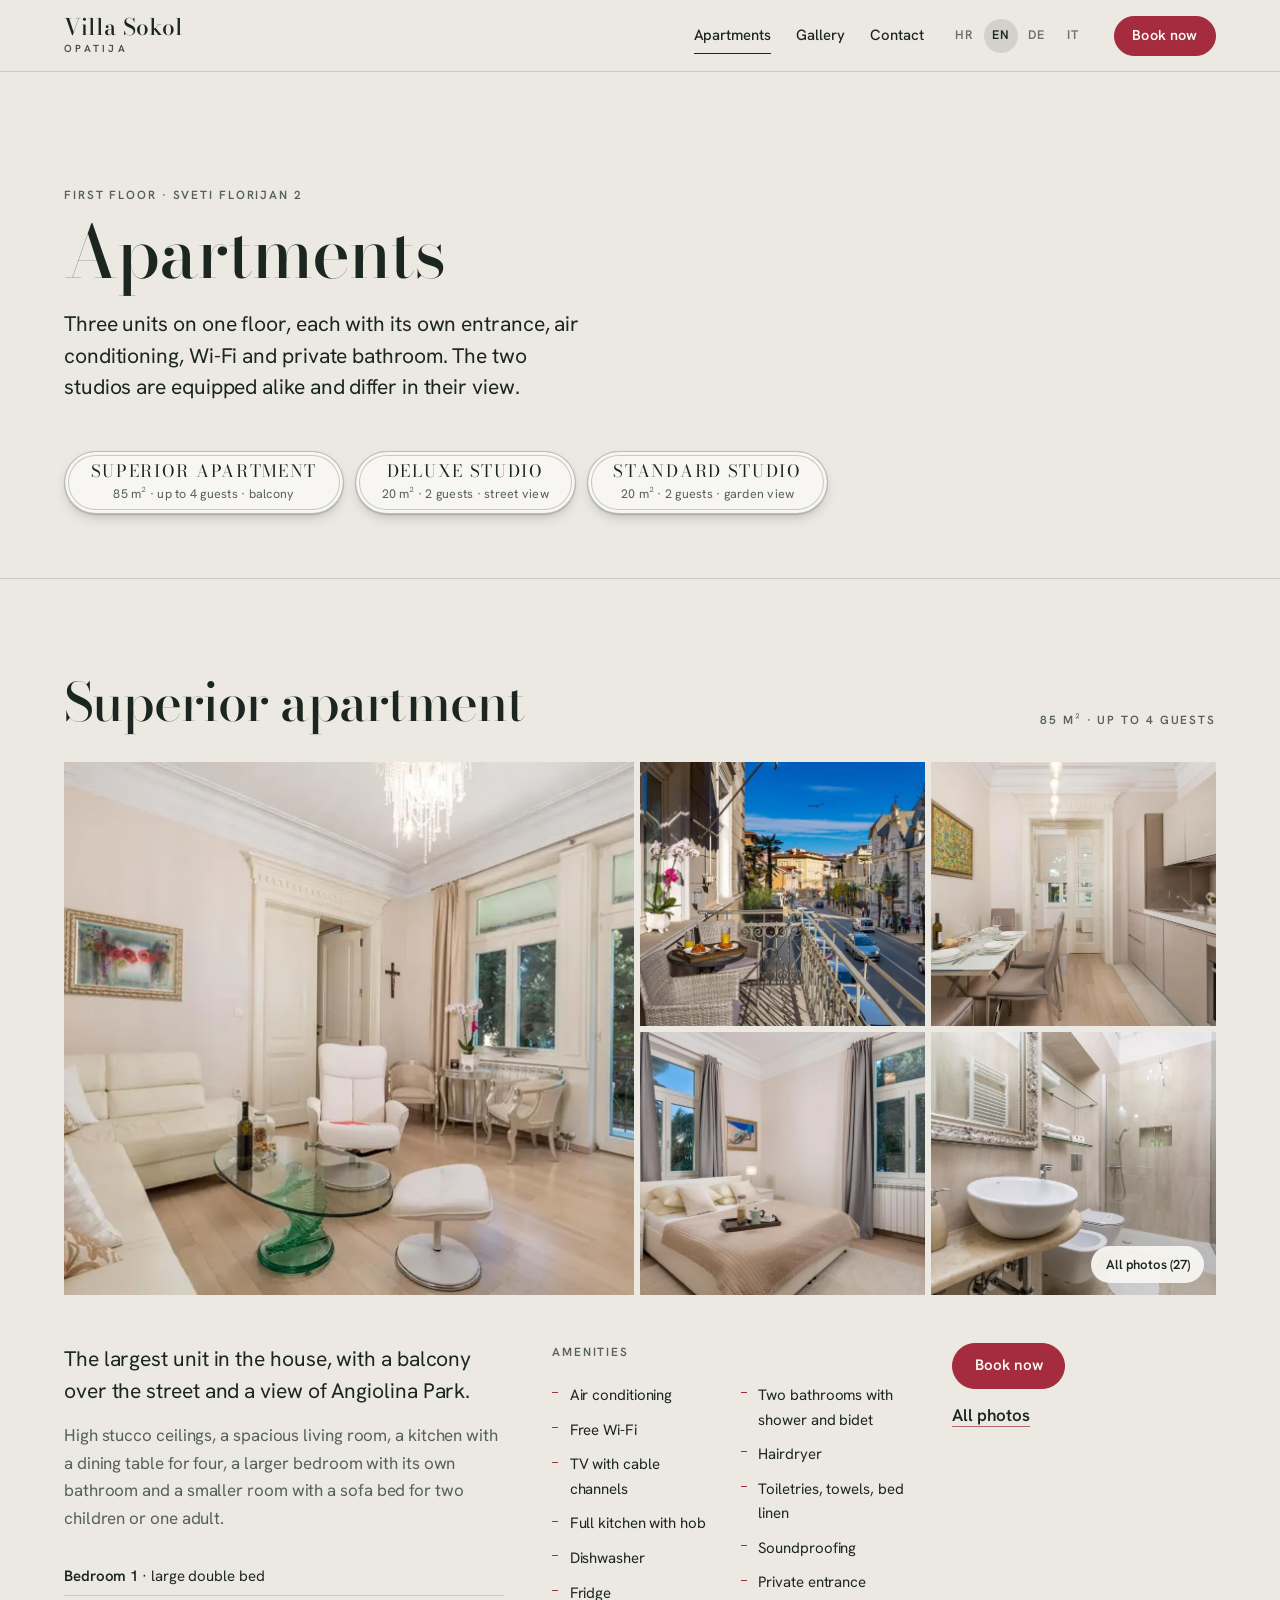
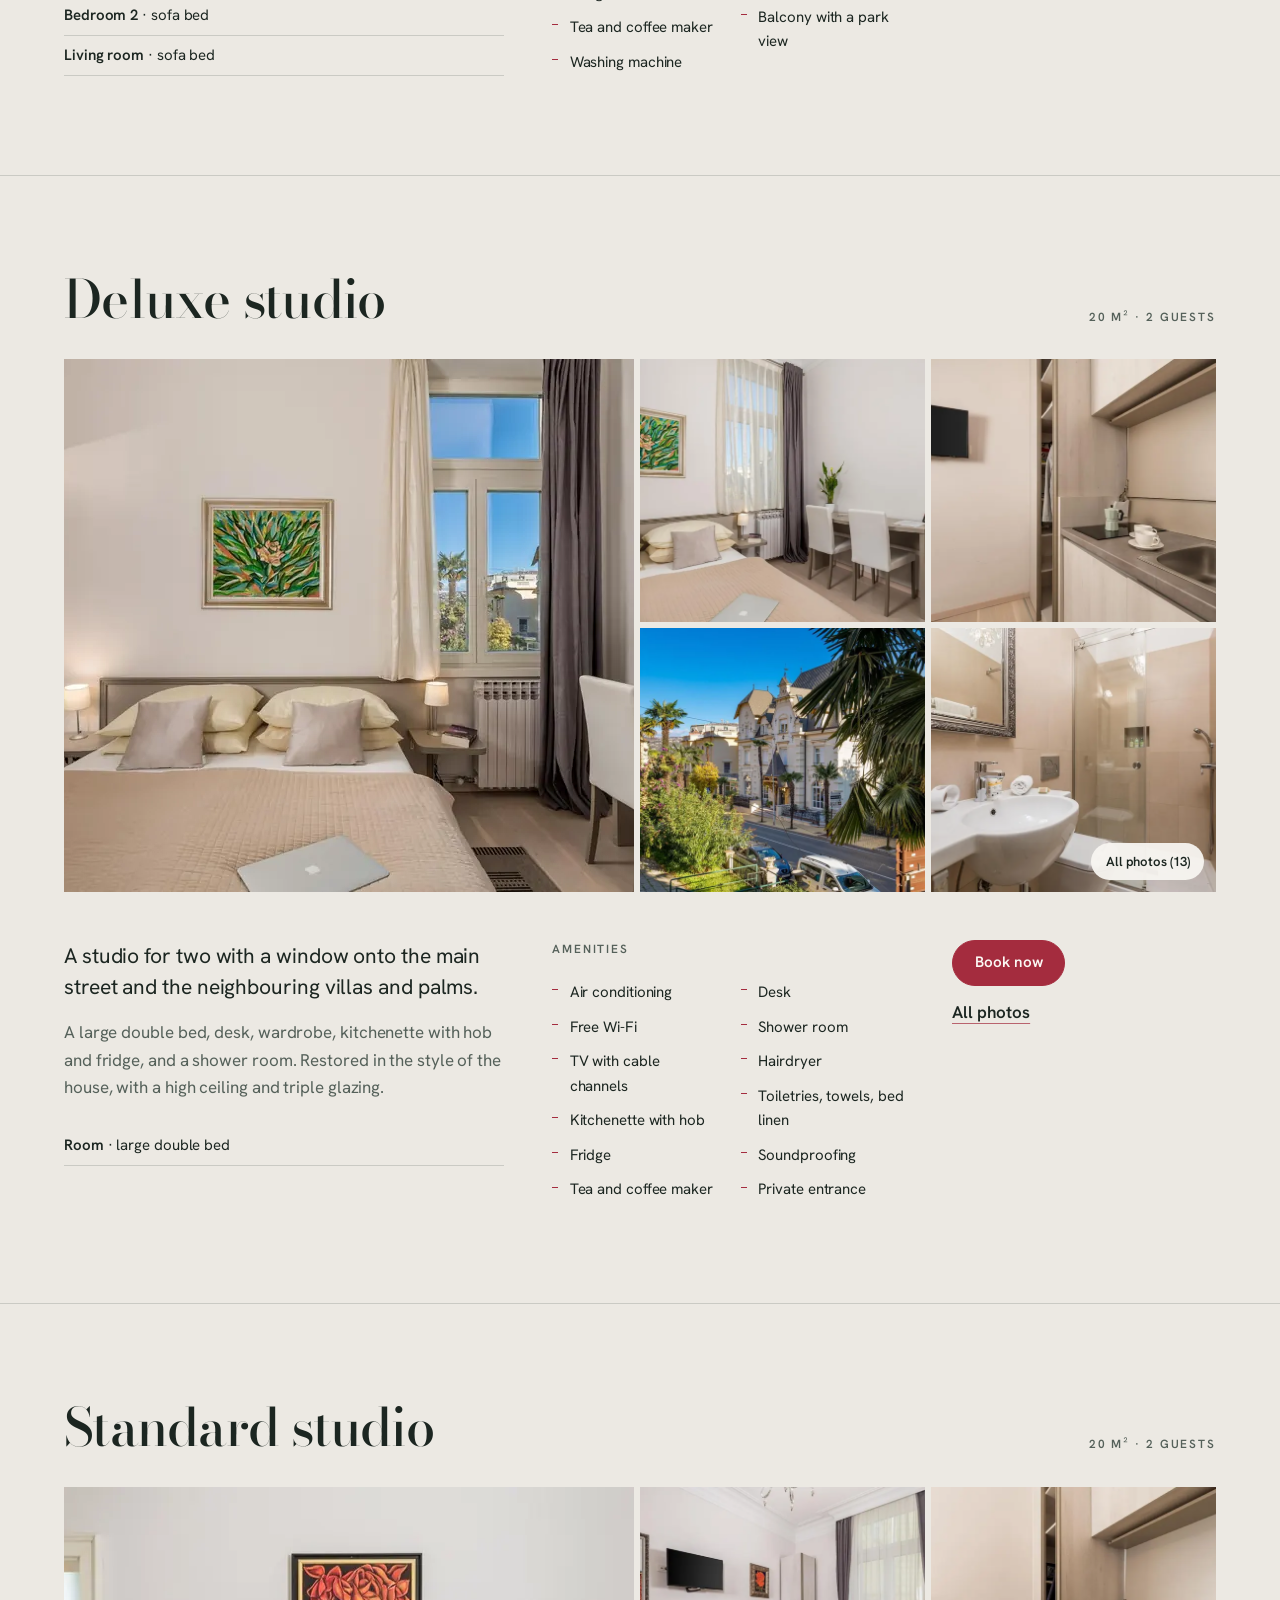
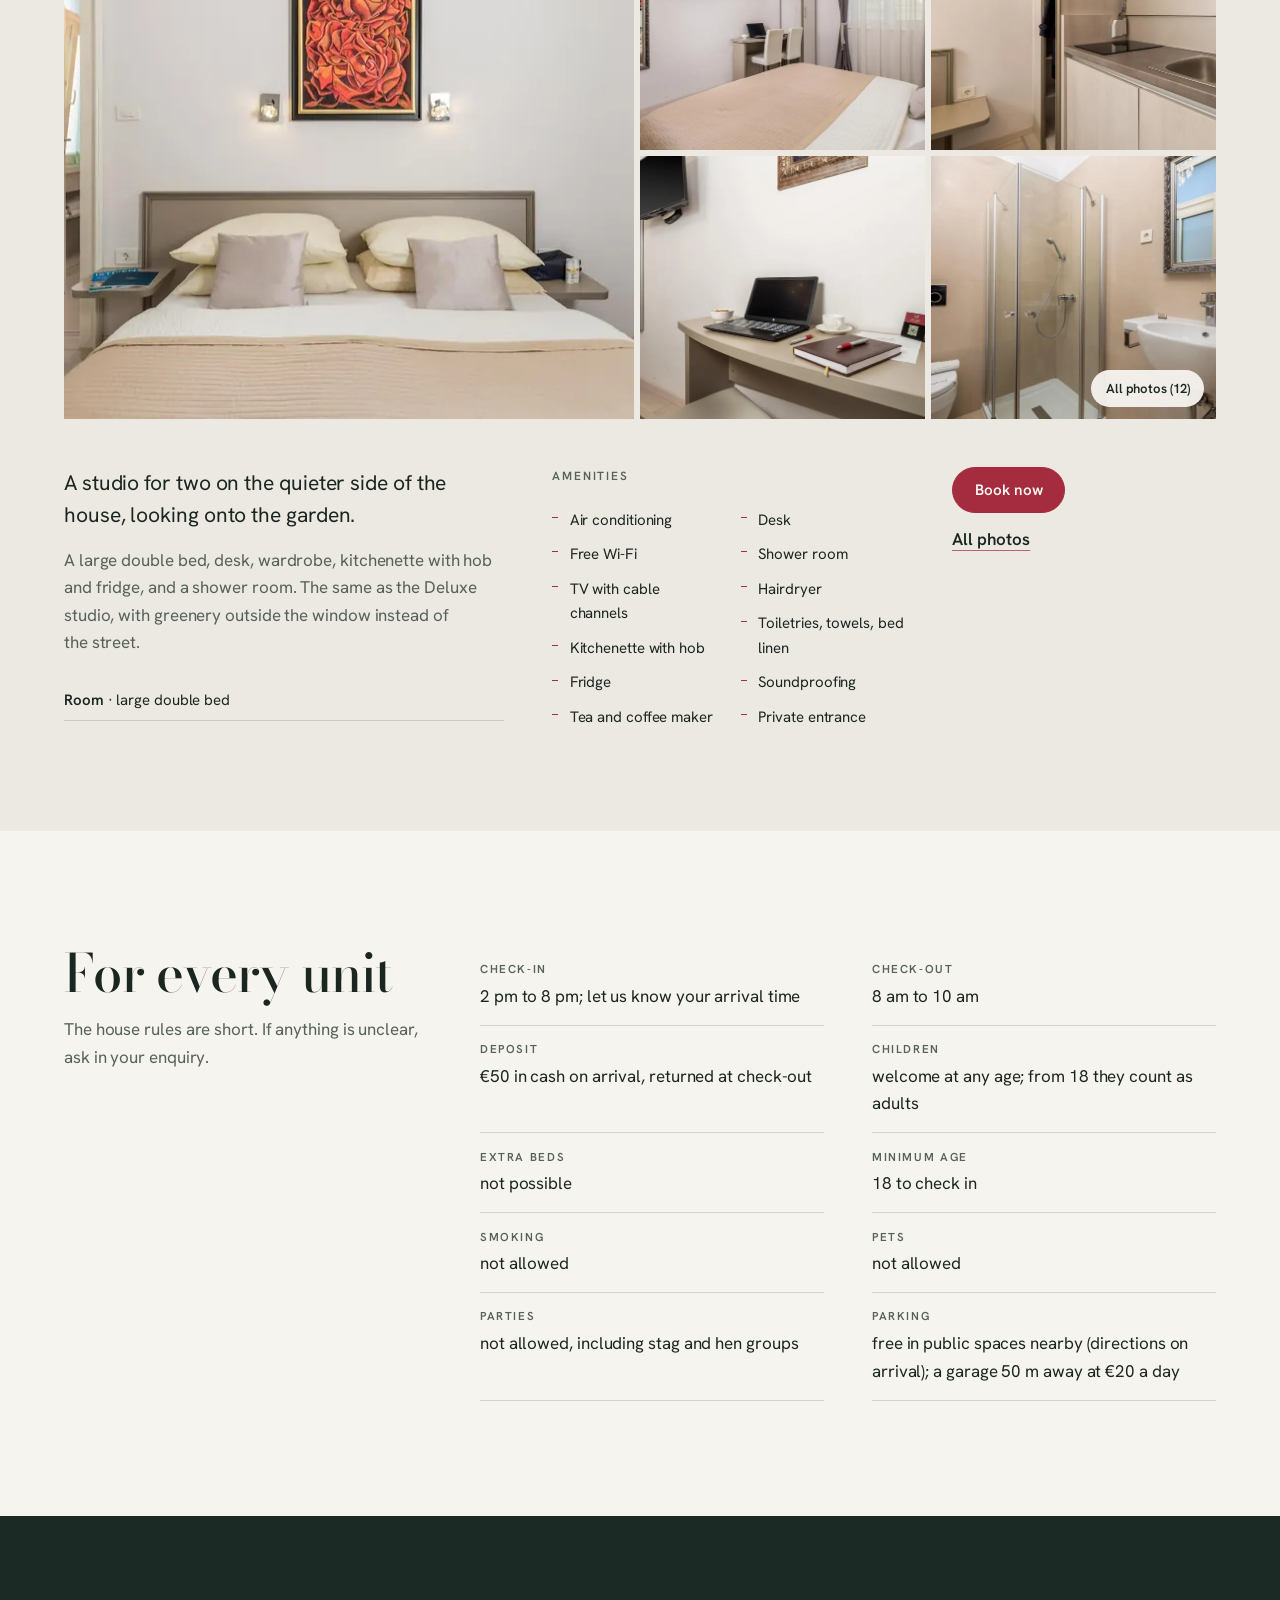
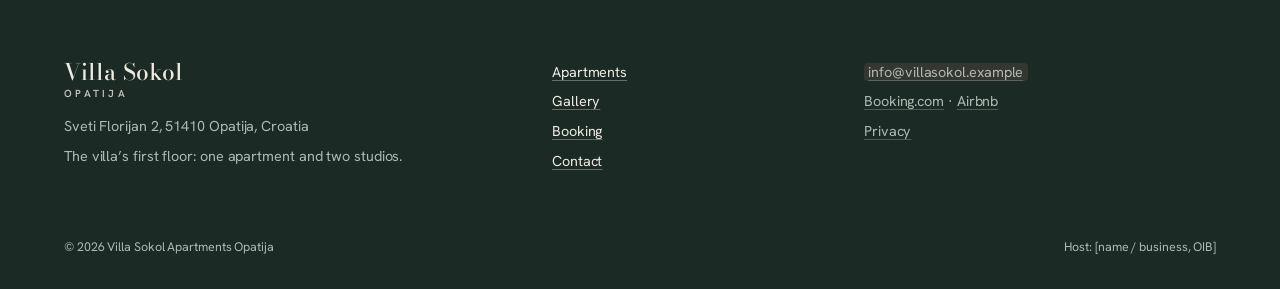
<file: apartmani.html>
<!doctype html>
<html lang="hr">
<head>
<meta charset="utf-8">
<meta name="robots" content="noindex, nofollow">
<meta name="viewport" content="width=device-width, initial-scale=1, viewport-fit=cover">
<meta name="theme-color" content="#1B2A24">
<link rel="icon" href="favicon.svg" type="image/svg+xml">
<link rel="preload" href="fonts/bodoni-moda-normal-latin.woff2" as="font" type="font/woff2" crossorigin>
<link rel="preload" href="fonts/hanken-grotesk-normal-latin.woff2" as="font" type="font/woff2" crossorigin>
<link rel="stylesheet" href="css/faces.css?v=eba52d12">
<link rel="stylesheet" href="scrollcraft.css?v=4cabdc0b">
<link rel="stylesheet" href="css/site.css?v=0f8be4a9">

<title data-i18n="meta.units.title">Apartmani · Villa Sokol Opatija</title>
<meta name="description" content="Superior apartman od 85 m² s balkonom i dva studija od 20 m² na prvom katu vile Sokol u centru Opatije." data-i18n-attr="content:meta.units.desc">
<meta name="vs-email" content="info@villasokol.example">
</head>
<body data-page="apartmani">
<a class="skip" href="#main" data-i18n="ui.skip">Preskoči na sadržaj</a>
<header class="bar" data-bar>
  <a class="mark" href="index.html" aria-label="Villa Sokol" data-i18n-attr="aria-label:ui.home"><span class="mark__name">Villa Sokol</span><span class="mark__place">Opatija</span></a>
  <nav class="nav" aria-label="Glavna navigacija" data-i18n-attr="aria-label:ui.nav">
    <a href="apartmani.html" aria-current="page" data-i18n="nav.units">Apartmani</a>
    <a href="galerija.html" data-i18n="nav.gallery">Galerija</a>
    <a href="kontakt.html" data-i18n="nav.contact">Kontakt</a>
  </nav>
  <div class="lang" role="group" aria-label="Jezik" data-i18n-attr="aria-label:ui.lang">
    <button type="button" data-lang="hr" lang="hr" aria-pressed="true">HR</button>
    <button type="button" data-lang="en" lang="en" aria-pressed="false">EN</button>
    <button type="button" data-lang="de" lang="de" aria-pressed="false">DE</button>
    <button type="button" data-lang="it" lang="it" aria-pressed="false">IT</button>
  </div>
  <a class="btn" href="rezervacije.html" data-i18n="cta.book">Rezervirajte</a>
  <button class="burger" type="button" aria-expanded="false" aria-controls="menu" aria-label="Izbornik" data-i18n-attr="aria-label:ui.menu" data-burger><span></span></button>
</header>
<div class="menu" id="menu" data-menu>
  <nav aria-label="Izbornik" data-i18n-attr="aria-label:ui.menu">
    <a href="index.html" data-i18n="nav.home">Početna</a>
    <a href="apartmani.html" aria-current="page" data-i18n="nav.units">Apartmani</a>
    <a href="galerija.html" data-i18n="nav.gallery">Galerija</a>
    <a href="rezervacije.html" data-i18n="nav.book">Rezervacije</a>
    <a href="kontakt.html" data-i18n="nav.contact">Kontakt</a>
  </nav>
  <a class="btn" href="rezervacije.html" data-i18n="cta.book">Rezervirajte</a>
  <div class="lang" role="group" aria-label="Jezik" data-i18n-attr="aria-label:ui.lang">
    <button type="button" data-lang="hr" lang="hr" aria-pressed="true">HR</button>
    <button type="button" data-lang="en" lang="en" aria-pressed="false">EN</button>
    <button type="button" data-lang="de" lang="de" aria-pressed="false">DE</button>
    <button type="button" data-lang="it" lang="it" aria-pressed="false">IT</button>
  </div>
</div>


<main id="main">
  <header class="page-head on-paper">
    <div class="wrap" data-sc-in data-sc-stagger="70">
      <p class="label" data-i18n="units.label">Prvi kat · Sveti Florijan 2</p>
      <h1 class="sc-display t-xl" data-i18n="units.title">Apartmani</h1>
      <p class="lede" data-i18n="units.intro">Tri jedinice na istom katu, svaka sa svojim ulazom, klimom, Wi-Fi-jem i vlastitom kupaonicom. Dva studija jednako su opremljena i razlikuju se po pogledu.</p>
      <div class="jump">
        <a class="plate" href="#superior"><span class="plate__name" data-i18n="u.sup">Superior apartman</span><span class="plate__facts" data-i18n="u.sup.short">85 m² · do 4 osobe · balkon</span></a>
        <a class="plate" href="#deluxe"><span class="plate__name" data-i18n="u.dlx">Deluxe studio</span><span class="plate__facts" data-i18n="u.dlx.short">20 m² · 2 osobe · pogled na ulicu</span></a>
        <a class="plate" href="#standard"><span class="plate__name" data-i18n="u.std">Standard studio</span><span class="plate__facts" data-i18n="u.std.short">20 m² · 2 osobe · pogled na vrt</span></a>
      </div>
    </div>
  </header>

  <!-- Superior -->
  <section class="apt on-paper" id="superior">
    <div class="wrap">
      <div class="apt__head">
        <h2 class="sc-display t-lg" data-i18n="u.sup">Superior apartman</h2>
        <span class="label">85 m² · <span data-i18n="u.sup.guests">do 4 osobe</span></span>
      </div>
      <div class="mosaic"><a href="galerija.html#superior"><img src="img/g/sup-boravak-1600.webp" srcset="img/g/sup-boravak-800.webp 800w, img/g/sup-boravak-1600.webp 1600w" sizes="(min-width: 700px) 50vw, 100vw" width="1600" height="1068" alt="Superior apartman: dnevni boravak" data-cap="superior.living" decoding="async" loading="lazy"></a><a href="galerija.html#superior"><img src="img/g/sup-balkon-2-1600.webp" srcset="img/g/sup-balkon-2-800.webp 800w, img/g/sup-balkon-2-1600.webp 1600w" sizes="(min-width: 700px) 25vw, 50vw" width="1600" height="1069" alt="Superior apartman: balkon" data-cap="superior.balcony" decoding="async" loading="lazy"></a><a href="galerija.html#superior"><img src="img/g/sup-kuhinja-1600.webp" srcset="img/g/sup-kuhinja-800.webp 800w, img/g/sup-kuhinja-1600.webp 1600w" sizes="(min-width: 700px) 25vw, 50vw" width="1600" height="1066" alt="Superior apartman: kuhinja i blagovaonica" data-cap="superior.kitchen" decoding="async" loading="lazy"><span class="mosaic__more mosaic__more--m"><span data-i18n="cta.allPhotos">Sve fotografije</span> (27)</span></a><a href="galerija.html#superior"><img src="img/g/sup-soba-1600.webp" srcset="img/g/sup-soba-800.webp 800w, img/g/sup-soba-1600.webp 1600w" sizes="(min-width: 700px) 25vw, 50vw" width="1600" height="1068" alt="Superior apartman: spavaća soba" data-cap="superior.bedroom1" decoding="async" loading="lazy"></a><a href="galerija.html#superior"><img src="img/g/sup-kupaonica-1600.webp" srcset="img/g/sup-kupaonica-800.webp 800w, img/g/sup-kupaonica-1600.webp 1600w" sizes="(min-width: 700px) 25vw, 50vw" width="1600" height="1066" alt="Superior apartman: kupaonica" data-cap="superior.bathroom" decoding="async" loading="lazy"><span class="mosaic__more"><span data-i18n="cta.allPhotos">Sve fotografije</span> (27)</span></a></div>
      <div class="apt__body">
        <div data-sc-in>
          <p class="lede" data-i18n="apt.sup.lede">Najveća jedinica u kući, s balkonom nad ulicom i pogledom na park Angiolina.</p>
          <p class="body" style="margin-top: 1rem" data-i18n="apt.sup.p">Visoki stropovi sa štukaturama, prostran dnevni boravak, kuhinja s blagovaonicom za četvero, veća spavaća soba s vlastitom kupaonicom i manja soba s kaučem na razvlačenje, za dvoje djece ili jednu odraslu osobu.</p>
          <ul class="beds">
            <li><strong data-i18n="bed.r1">Spavaća soba 1</strong> · <span data-i18n="bed.dbl">veliki bračni krevet</span></li>
            <li><strong data-i18n="bed.r2">Spavaća soba 2</strong> · <span data-i18n="bed.sofa">kauč na razvlačenje</span></li>
            <li><strong data-i18n="bed.living">Dnevni boravak</strong> · <span data-i18n="bed.sofa">kauč na razvlačenje</span></li>
          </ul>
        </div>
        <div data-sc-in>
          <h3 class="label" data-i18n="apt.amen">Oprema</h3>
          <ul class="amen">
            <li data-i18n="a.ac">Klima-uređaj</li>
            <li data-i18n="a.wifi">Besplatni Wi-Fi</li>
            <li data-i18n="a.tv">TV s kabelskim programima</li>
            <li data-i18n="a.kitchen">Puna kuhinja s pločom za kuhanje</li>
            <li data-i18n="a.dish">Perilica posuđa</li>
            <li data-i18n="a.fridge">Hladnjak</li>
            <li data-i18n="a.coffee">Aparat za kavu i čaj</li>
            <li data-i18n="a.wash">Perilica rublja</li>
            <li data-i18n="a.bath2">Dvije kupaonice s tušem i bideom</li>
            <li data-i18n="a.dryer">Sušilo za kosu</li>
            <li data-i18n="a.toil">Toaletni pribor, ručnici, posteljina</li>
            <li data-i18n="a.sound">Zvučna izolacija</li>
            <li data-i18n="a.entry">Privatni ulaz</li>
            <li data-i18n="a.balcony">Balkon s pogledom na park</li>
          </ul>
        </div>
        <div class="apt__cta" data-sc-in>
          <a class="btn" href="rezervacije.html?j=superior" data-i18n="cta.book">Rezervirajte</a>
          <a class="link" href="galerija.html#superior" data-i18n="cta.allPhotos">Sve fotografije</a>
        </div>
      </div>
    </div>
  </section>

  <!-- Deluxe -->
  <section class="apt on-paper" id="deluxe">
    <div class="wrap">
      <div class="apt__head">
        <h2 class="sc-display t-lg" data-i18n="u.dlx">Deluxe studio</h2>
        <span class="label">20 m² · <span data-i18n="u.two">2 osobe</span></span>
      </div>
      <div class="mosaic"><a href="galerija.html#deluxe"><img src="img/g/dlx-soba-2-1600.webp" srcset="img/g/dlx-soba-2-800.webp 800w, img/g/dlx-soba-2-1600.webp 1600w" sizes="(min-width: 700px) 50vw, 100vw" width="1600" height="1066" alt="Deluxe studio: soba" data-cap="deluxe.room" decoding="async" loading="lazy"></a><a href="galerija.html#deluxe"><img src="img/g/dlx-soba-1600.webp" srcset="img/g/dlx-soba-800.webp 800w, img/g/dlx-soba-1600.webp 1600w" sizes="(min-width: 700px) 25vw, 50vw" width="1600" height="1066" alt="Deluxe studio: soba" data-cap="deluxe.room" decoding="async" loading="lazy"></a><a href="galerija.html#deluxe"><img src="img/g/dlx-cajna-1600.webp" srcset="img/g/dlx-cajna-800.webp 800w, img/g/dlx-cajna-1600.webp 1600w" sizes="(min-width: 700px) 25vw, 50vw" width="1600" height="1066" alt="Deluxe studio: čajna kuhinja" data-cap="deluxe.kitchenette" decoding="async" loading="lazy"><span class="mosaic__more mosaic__more--m"><span data-i18n="cta.allPhotos">Sve fotografije</span> (13)</span></a><a href="galerija.html#deluxe"><img src="img/g/dlx-pogled-1600.webp" srcset="img/g/dlx-pogled-800.webp 800w, img/g/dlx-pogled-1600.webp 1600w" sizes="(min-width: 700px) 25vw, 50vw" width="1600" height="1068" alt="Deluxe studio: pogled s prozora" data-cap="deluxe.view" decoding="async" loading="lazy"></a><a href="galerija.html#deluxe"><img src="img/g/dlx-kupaonica-1600.webp" srcset="img/g/dlx-kupaonica-800.webp 800w, img/g/dlx-kupaonica-1600.webp 1600w" sizes="(min-width: 700px) 25vw, 50vw" width="1600" height="1066" alt="Deluxe studio: kupaonica" data-cap="deluxe.bathroom" decoding="async" loading="lazy"><span class="mosaic__more"><span data-i18n="cta.allPhotos">Sve fotografije</span> (13)</span></a></div>
      <div class="apt__body">
        <div data-sc-in>
          <p class="lede" data-i18n="apt.dlx.lede">Studio za dvoje s prozorom na glavnu ulicu i susjedne vile s palmama.</p>
          <p class="body" style="margin-top: 1rem" data-i18n="apt.dlx.p">Veliki bračni krevet, radni stol, ormar, čajna kuhinja s pločom i hladnjakom te kupaonica s tušem. Obnovljen u stilu kuće, s visokim stropom i trostrukim staklom na prozoru.</p>
          <ul class="beds">
            <li><strong data-i18n="bed.room">Soba</strong> · <span data-i18n="bed.dbl">veliki bračni krevet</span></li>
          </ul>
        </div>
        <div data-sc-in>
          <h3 class="label" data-i18n="apt.amen">Oprema</h3>
          <ul class="amen">
            <li data-i18n="a.ac">Klima-uređaj</li>
            <li data-i18n="a.wifi">Besplatni Wi-Fi</li>
            <li data-i18n="a.tv">TV s kabelskim programima</li>
            <li data-i18n="a.kitchenette">Čajna kuhinja s pločom za kuhanje</li>
            <li data-i18n="a.fridge">Hladnjak</li>
            <li data-i18n="a.coffee">Aparat za kavu i čaj</li>
            <li data-i18n="a.desk">Radni stol</li>
            <li data-i18n="a.bath1">Kupaonica s tušem</li>
            <li data-i18n="a.dryer">Sušilo za kosu</li>
            <li data-i18n="a.toil">Toaletni pribor, ručnici, posteljina</li>
            <li data-i18n="a.sound">Zvučna izolacija</li>
            <li data-i18n="a.entry">Privatni ulaz</li>
          </ul>
        </div>
        <div class="apt__cta" data-sc-in>
          <a class="btn" href="rezervacije.html?j=deluxe" data-i18n="cta.book">Rezervirajte</a>
          <a class="link" href="galerija.html#deluxe" data-i18n="cta.allPhotos">Sve fotografije</a>
        </div>
      </div>
    </div>
  </section>

  <!-- Standard -->
  <section class="apt on-paper" id="standard">
    <div class="wrap">
      <div class="apt__head">
        <h2 class="sc-display t-lg" data-i18n="u.std">Standard studio</h2>
        <span class="label">20 m² · <span data-i18n="u.two">2 osobe</span></span>
      </div>
      <div class="mosaic"><a href="galerija.html#standard"><img src="img/g/std-soba-1600.webp" srcset="img/g/std-soba-800.webp 800w, img/g/std-soba-1600.webp 1600w" sizes="(min-width: 700px) 50vw, 100vw" width="1600" height="1066" alt="Standard studio: soba" data-cap="standard.room" decoding="async" loading="lazy"></a><a href="galerija.html#standard"><img src="img/g/std-soba-2-1600.webp" srcset="img/g/std-soba-2-800.webp 800w, img/g/std-soba-2-1600.webp 1600w" sizes="(min-width: 700px) 25vw, 50vw" width="1600" height="1066" alt="Standard studio: soba" data-cap="standard.room" decoding="async" loading="lazy"></a><a href="galerija.html#standard"><img src="img/g/std-cajna-1600.webp" srcset="img/g/std-cajna-800.webp 800w, img/g/std-cajna-1600.webp 1600w" sizes="(min-width: 700px) 25vw, 50vw" width="1600" height="1066" alt="Standard studio: čajna kuhinja" data-cap="standard.kitchenette" decoding="async" loading="lazy"><span class="mosaic__more mosaic__more--m"><span data-i18n="cta.allPhotos">Sve fotografije</span> (12)</span></a><a href="galerija.html#standard"><img src="img/g/std-stol-1600.webp" srcset="img/g/std-stol-800.webp 800w, img/g/std-stol-1600.webp 1600w" sizes="(min-width: 700px) 25vw, 50vw" width="1600" height="1066" alt="Standard studio: detalj" data-cap="standard.detail" decoding="async" loading="lazy"></a><a href="galerija.html#standard"><img src="img/g/std-kupaonica-1600.webp" srcset="img/g/std-kupaonica-800.webp 800w, img/g/std-kupaonica-1600.webp 1600w" sizes="(min-width: 700px) 25vw, 50vw" width="1600" height="1068" alt="Standard studio: kupaonica" data-cap="standard.bathroom" decoding="async" loading="lazy"><span class="mosaic__more"><span data-i18n="cta.allPhotos">Sve fotografije</span> (12)</span></a></div>
      <div class="apt__body">
        <div data-sc-in>
          <p class="lede" data-i18n="apt.std.lede">Studio za dvoje na mirnijoj strani kuće, s pogledom na vrt.</p>
          <p class="body" style="margin-top: 1rem" data-i18n="apt.std.p">Veliki bračni krevet, radni stol, ormar, čajna kuhinja s pločom i hladnjakom te kupaonica s tušem. Ista oprema kao u Deluxe studiju, prozor gleda u zelenilo umjesto na ulicu.</p>
          <ul class="beds">
            <li><strong data-i18n="bed.room">Soba</strong> · <span data-i18n="bed.dbl">veliki bračni krevet</span></li>
          </ul>
        </div>
        <div data-sc-in>
          <h3 class="label" data-i18n="apt.amen">Oprema</h3>
          <ul class="amen">
            <li data-i18n="a.ac">Klima-uređaj</li>
            <li data-i18n="a.wifi">Besplatni Wi-Fi</li>
            <li data-i18n="a.tv">TV s kabelskim programima</li>
            <li data-i18n="a.kitchenette">Čajna kuhinja s pločom za kuhanje</li>
            <li data-i18n="a.fridge">Hladnjak</li>
            <li data-i18n="a.coffee">Aparat za kavu i čaj</li>
            <li data-i18n="a.desk">Radni stol</li>
            <li data-i18n="a.bath1">Kupaonica s tušem</li>
            <li data-i18n="a.dryer">Sušilo za kosu</li>
            <li data-i18n="a.toil">Toaletni pribor, ručnici, posteljina</li>
            <li data-i18n="a.sound">Zvučna izolacija</li>
            <li data-i18n="a.entry">Privatni ulaz</li>
          </ul>
        </div>
        <div class="apt__cta" data-sc-in>
          <a class="btn" href="rezervacije.html?j=standard" data-i18n="cta.book">Rezervirajte</a>
          <a class="link" href="galerija.html#standard" data-i18n="cta.allPhotos">Sve fotografije</a>
        </div>
      </div>
    </div>
  </section>

  <!-- for every unit -->
  <section class="sec on-paper-2" id="pravila">
    <div class="wrap house-rules">
      <div data-sc-in>
        <h2 class="sc-display t-lg" data-i18n="rules.h">Za sve jedinice</h2>
        <p class="body" style="margin-top: 1rem" data-i18n="rules.p">Kućni red je kratak. Ako nešto nije jasno, pitajte u upitu.</p>
      </div>
      <dl class="rules" data-sc-in>
  <div><dt data-i18n="r.in">Dolazak</dt><dd data-i18n="r.in.v">od 14 do 20 sati; javite nam vrijeme dolaska</dd></div>
  <div><dt data-i18n="r.out">Odlazak</dt><dd data-i18n="r.out.v">od 8 do 10 sati</dd></div>
  <div><dt data-i18n="r.dep">Polog</dt><dd data-i18n="r.dep.v">50 € u gotovini pri dolasku, vraća se pri odlasku</dd></div>
  <div><dt data-i18n="r.kids">Djeca</dt><dd data-i18n="r.kids.v">dobrodošla u svakoj dobi; od 18 godina računaju se kao odrasli</dd></div>
  <div><dt data-i18n="r.beds">Dodatni kreveti</dt><dd data-i18n="r.beds.v">nisu mogući</dd></div>
  <div><dt data-i18n="r.age">Najmanja dob</dt><dd data-i18n="r.age.v">18 godina za prijavu</dd></div>
  <div><dt data-i18n="r.smoke">Pušenje</dt><dd data-i18n="r.smoke.v">nije dopušteno</dd></div>
  <div><dt data-i18n="r.pets">Kućni ljubimci</dt><dd data-i18n="r.pets.v">nisu dopušteni</dd></div>
  <div><dt data-i18n="r.party">Zabave</dt><dd data-i18n="r.party.v">nisu dopuštene, ni momačke i djevojačke večeri</dd></div>
  <div><dt data-i18n="r.park">Parkiranje</dt><dd data-i18n="r.park.v">besplatno na javnim mjestima u blizini (upute pri dolasku); garaža na 50 m, 20 € na dan</dd></div>
</dl>

    </div>
  </section>
</main>
<footer class="foot on-dark">
  <div class="wrap">
    <div class="foot__grid">
      <div>
        <a class="mark" href="index.html" aria-label="Villa Sokol" data-i18n-attr="aria-label:ui.home"><span class="mark__name">Villa Sokol</span><span class="mark__place">Opatija</span></a>
        <p>Sveti Florijan 2, 51410 Opatija, <span data-i18n="foot.country">Hrvatska</span></p>
        <p data-i18n="foot.floor">Prvi kat vile: jedan apartman i dva studija.</p>
      </div>
      <nav aria-label="Stranice" data-i18n-attr="aria-label:ui.pages">
        <a href="apartmani.html" data-i18n="nav.units">Apartmani</a>
        <a href="galerija.html" data-i18n="nav.gallery">Galerija</a>
        <a href="rezervacije.html" data-i18n="nav.book">Rezervacije</a>
        <a href="kontakt.html" data-i18n="nav.contact">Kontakt</a>
      </nav>
      <div>
        <p><a href="#" data-email>e-mail</a></p>
        <p><a href="https://www.booking.com/hotel/hr/apartments-vila-sokol.html" rel="noopener" target="_blank">Booking.com</a> · <a href="https://www.airbnb.com/rooms/1338930423621895066" rel="noopener" target="_blank">Airbnb</a></p>
        <p><a href="#privatnost" data-i18n="foot.privacy">Zaštita privatnosti</a></p>
      </div>
    </div>
    <div class="foot__small">
      <span>© <span data-year>2026</span> Villa Sokol Apartments Opatija</span>
      <span data-i18n="foot.legal">Iznajmljivač: [ime i prezime / obrt, OIB]</span>
    </div>
  </div>
  <div class="privacy" id="privatnost" role="dialog" aria-modal="true" aria-labelledby="priv-h">
    <div class="privacy__box">
      <a class="btn btn--ghost privacy__close" href="#" data-i18n="ui.close">Zatvori</a>
      <h2 class="sc-display t-md" id="priv-h" data-i18n="priv.h">Zaštita privatnosti</h2>
      <p data-i18n="priv.p1">Ova stranica ne koristi kolačiće, ne prati posjete i ne učitava ništa s tuđih poslužitelja: fontovi i fotografije nalaze se na ovoj stranici.</p>
      <p data-i18n="priv.p2">Obrazac za upit ne šalje podatke nikamo sam: otvara vaš program za e-poštu s pripremljenom porukom, koju vi šaljete. Podatke iz upita koristimo samo da vam odgovorimo i, ako rezervirate, za prijavu boravka kako to propisuje zakon.</p>
      <p data-i18n="priv.p3">Karta na stranici Kontakt učitava se tek kad je otvorite: tada se spajate na OpenStreetMap, koji vidi vašu IP adresu. Odabrani jezik pamti se samo u vašem pregledniku.</p>
      <p data-i18n="priv.p4">Za pitanja ili brisanje podataka pišite nam na adresu navedenu na stranici Kontakt.</p>
    </div>
  </div>
</footer>
<script src="scrollcraft.js?v=950157d6"></script>
<script src="js/i18n.js?v=a52f2b53"></script>
<script src="js/site.js?v=0d8dc7b2"></script>

</body>
</html>
</file>
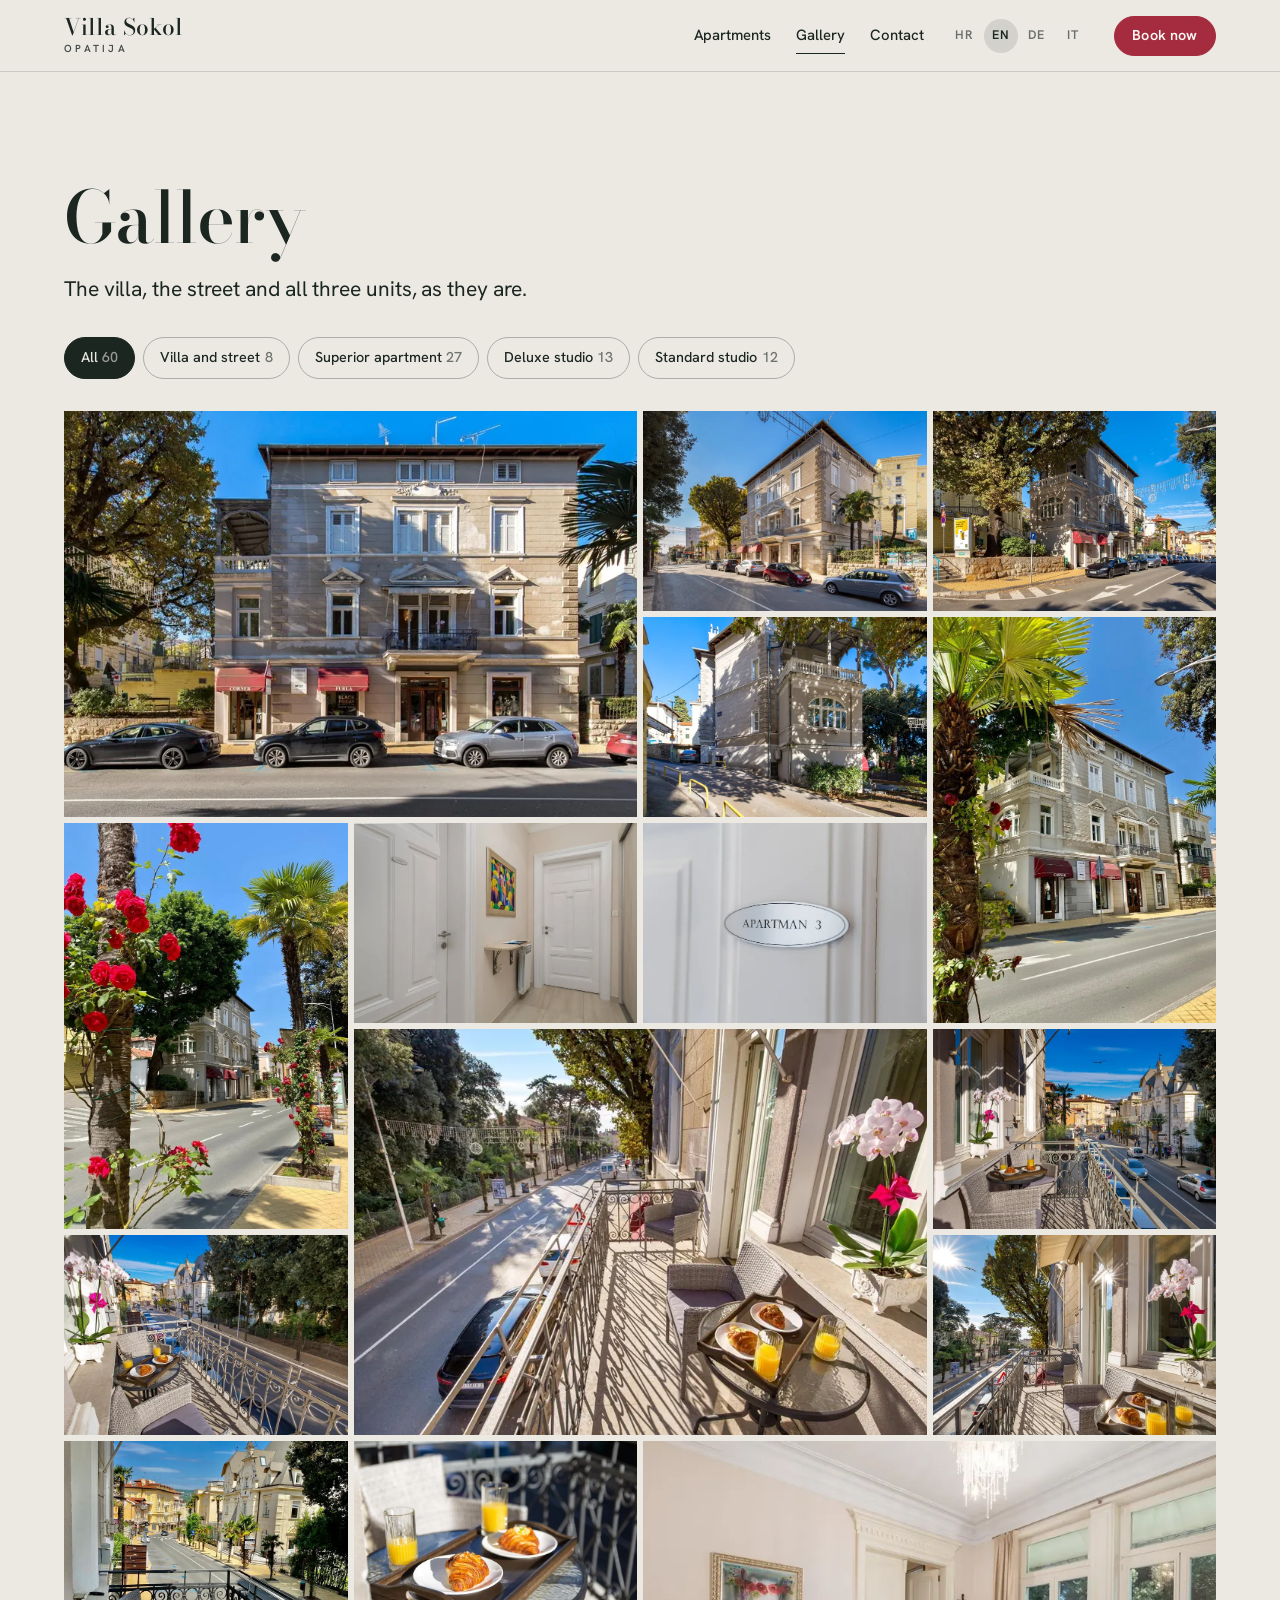
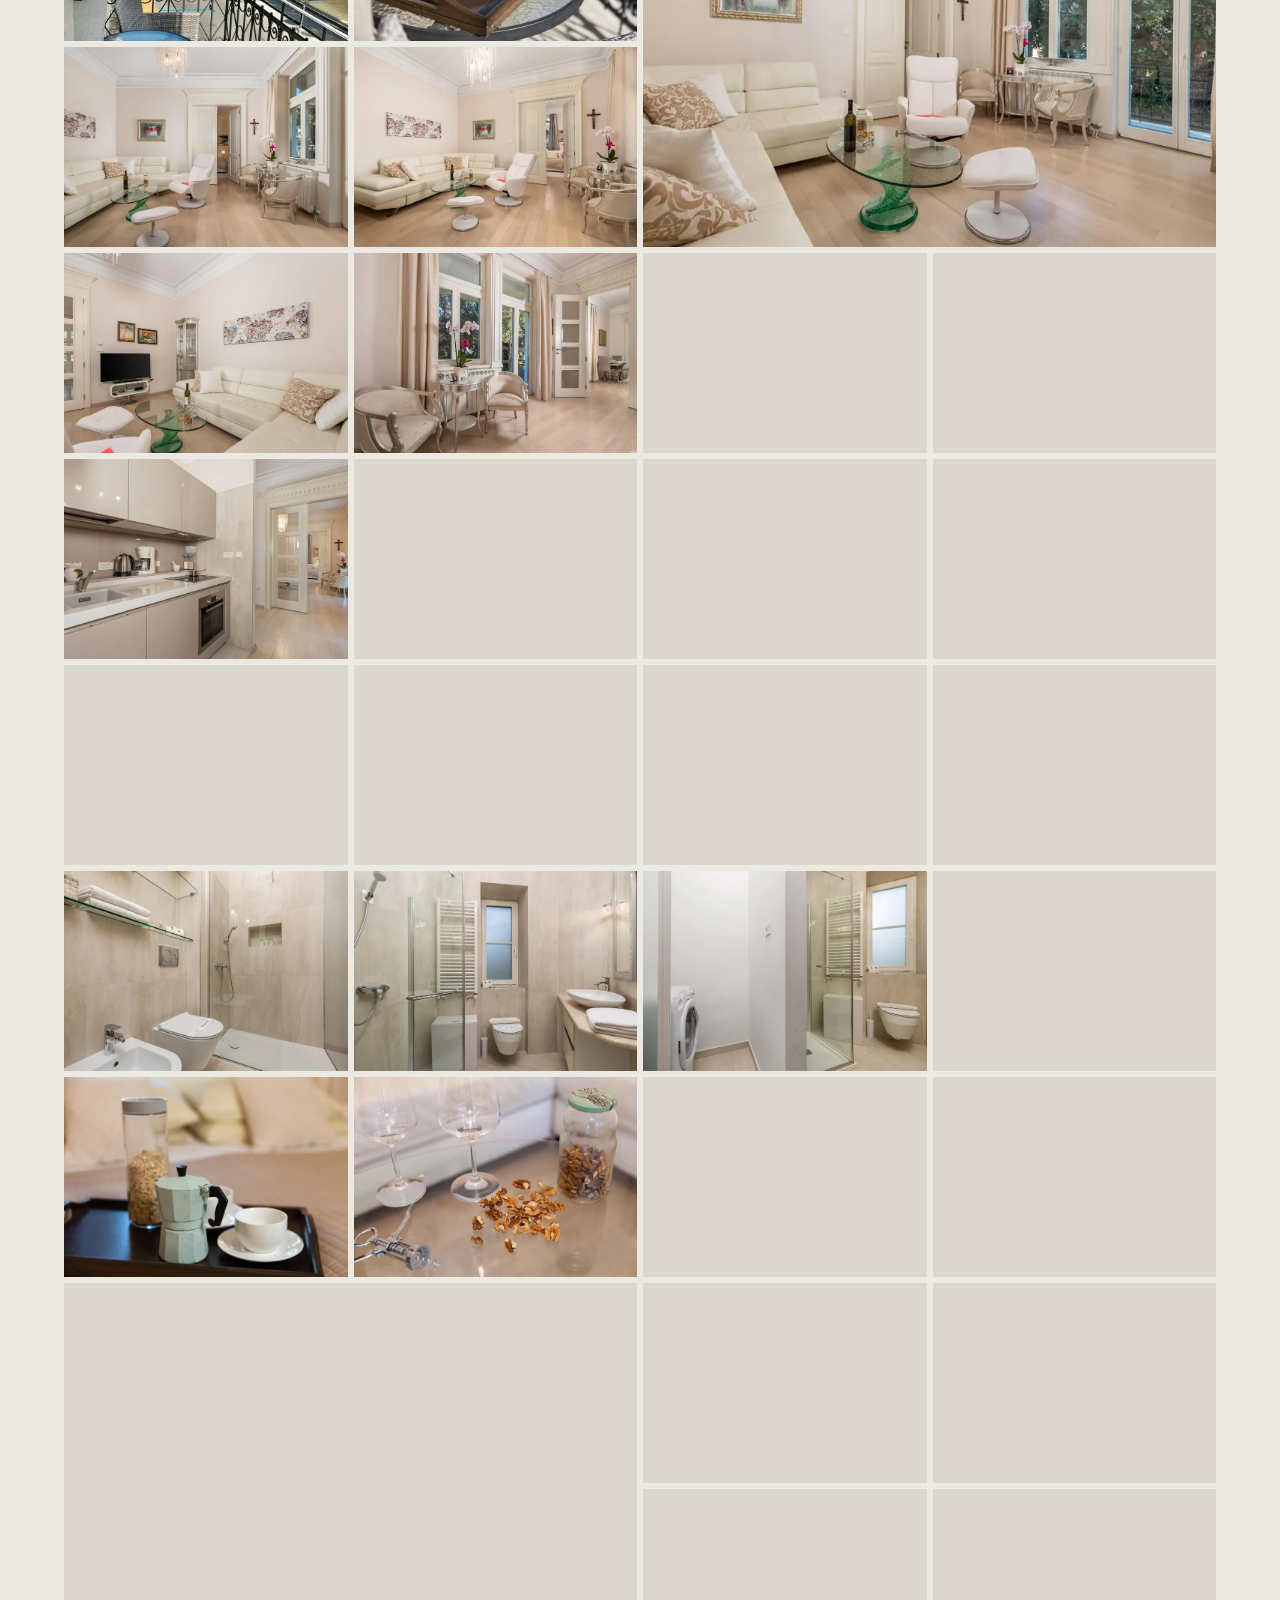
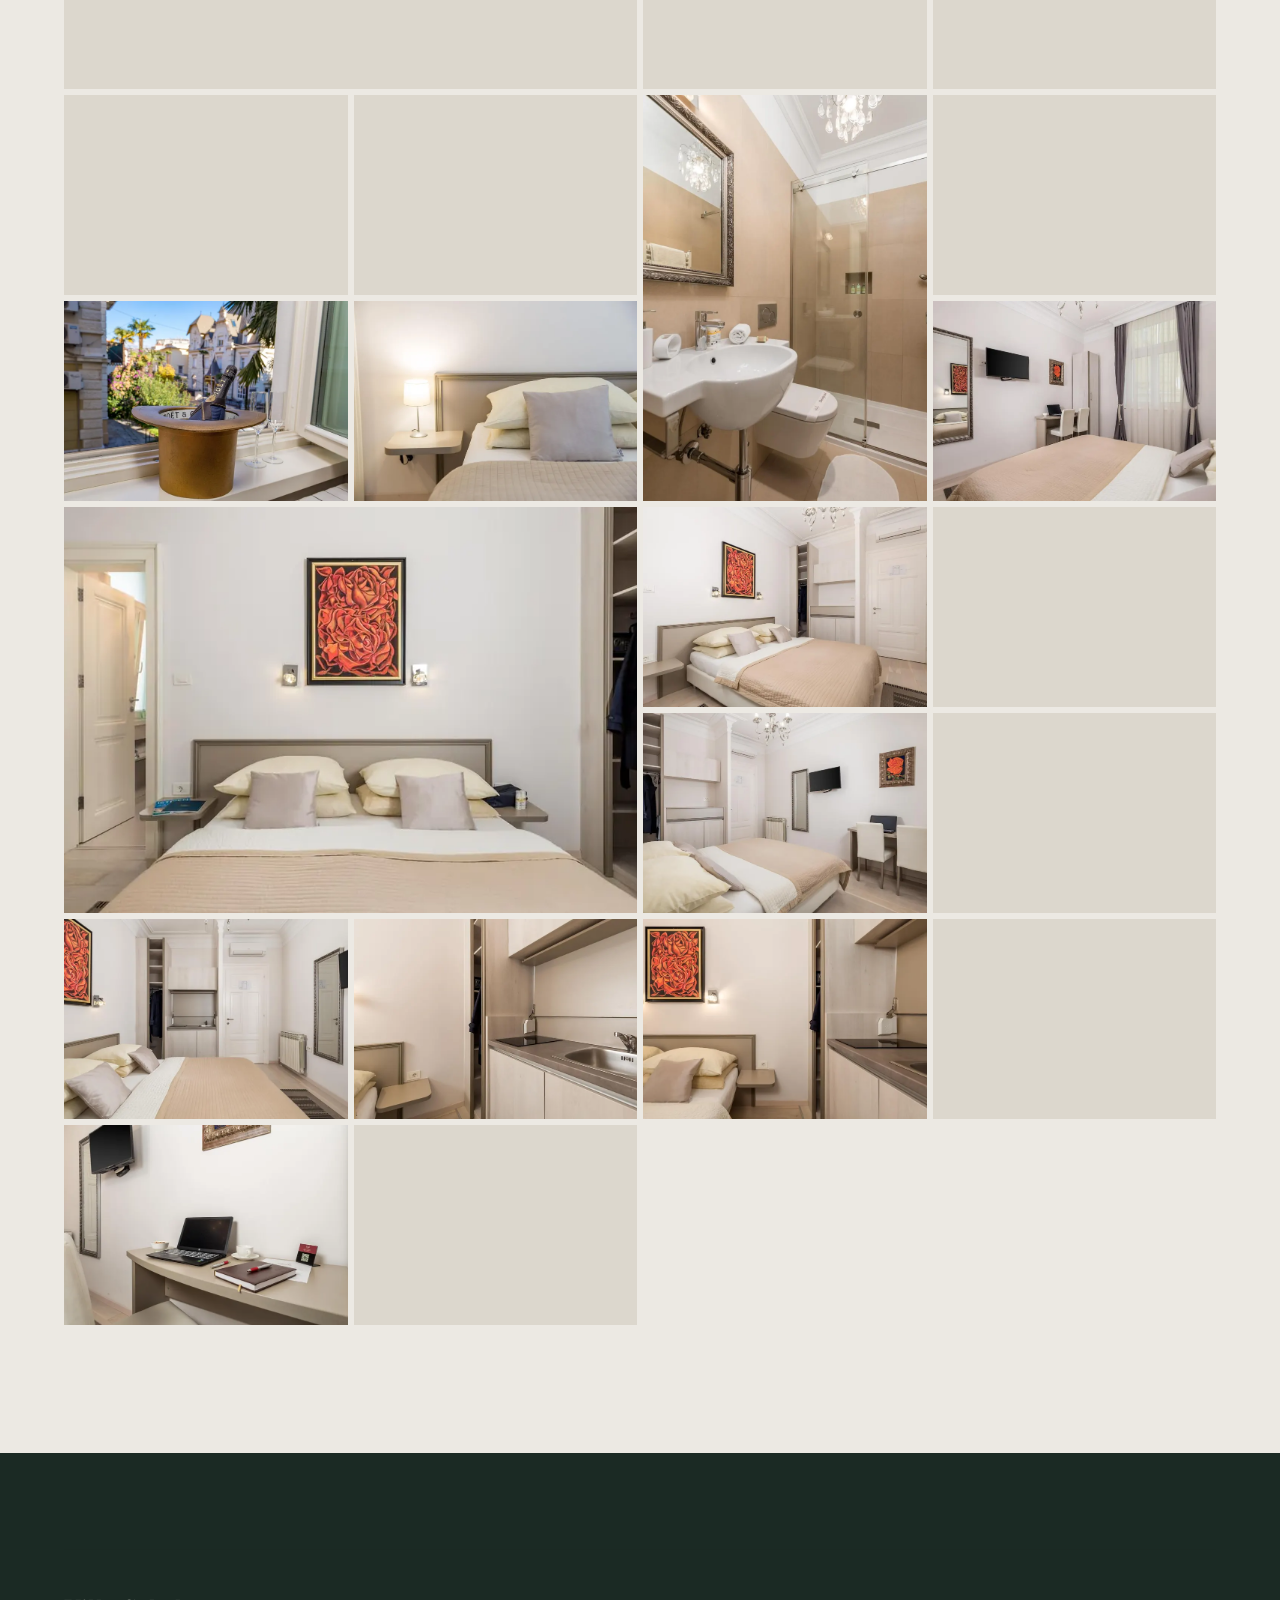
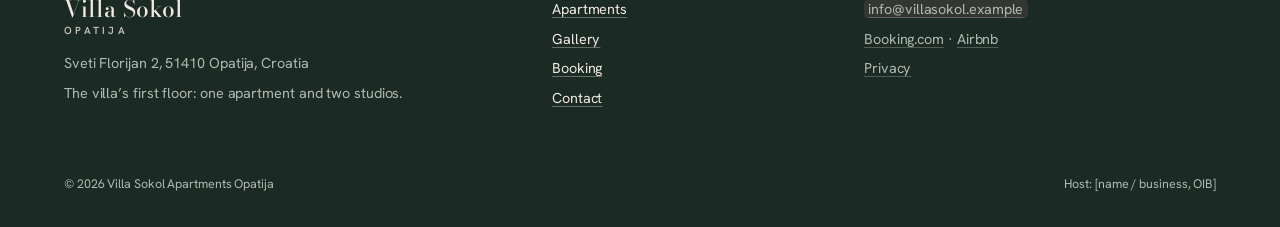
<file: galerija.html>
<!doctype html>
<html lang="hr">
<head>
<meta charset="utf-8">
<meta name="robots" content="noindex, nofollow">
<meta name="viewport" content="width=device-width, initial-scale=1, viewport-fit=cover">
<meta name="theme-color" content="#1B2A24">
<link rel="icon" href="favicon.svg" type="image/svg+xml">
<link rel="preload" href="fonts/bodoni-moda-normal-latin.woff2" as="font" type="font/woff2" crossorigin>
<link rel="preload" href="fonts/hanken-grotesk-normal-latin.woff2" as="font" type="font/woff2" crossorigin>
<link rel="stylesheet" href="css/faces.css?v=eba52d12">
<link rel="stylesheet" href="scrollcraft.css?v=4cabdc0b">
<link rel="stylesheet" href="css/site.css?v=0f8be4a9">

<title data-i18n="meta.gallery.title">Galerija · Villa Sokol Opatija</title>
<meta name="description" content="Fotografije vile Sokol, Superior apartmana, Deluxe i Standard studija u centru Opatije." data-i18n-attr="content:meta.gallery.desc">
<meta name="vs-email" content="info@villasokol.example">
</head>
<body data-page="galerija">
<a class="skip" href="#main" data-i18n="ui.skip">Preskoči na sadržaj</a>
<header class="bar" data-bar>
  <a class="mark" href="index.html" aria-label="Villa Sokol" data-i18n-attr="aria-label:ui.home"><span class="mark__name">Villa Sokol</span><span class="mark__place">Opatija</span></a>
  <nav class="nav" aria-label="Glavna navigacija" data-i18n-attr="aria-label:ui.nav">
    <a href="apartmani.html" data-i18n="nav.units">Apartmani</a>
    <a href="galerija.html" aria-current="page" data-i18n="nav.gallery">Galerija</a>
    <a href="kontakt.html" data-i18n="nav.contact">Kontakt</a>
  </nav>
  <div class="lang" role="group" aria-label="Jezik" data-i18n-attr="aria-label:ui.lang">
    <button type="button" data-lang="hr" lang="hr" aria-pressed="true">HR</button>
    <button type="button" data-lang="en" lang="en" aria-pressed="false">EN</button>
    <button type="button" data-lang="de" lang="de" aria-pressed="false">DE</button>
    <button type="button" data-lang="it" lang="it" aria-pressed="false">IT</button>
  </div>
  <a class="btn" href="rezervacije.html" data-i18n="cta.book">Rezervirajte</a>
  <button class="burger" type="button" aria-expanded="false" aria-controls="menu" aria-label="Izbornik" data-i18n-attr="aria-label:ui.menu" data-burger><span></span></button>
</header>
<div class="menu" id="menu" data-menu>
  <nav aria-label="Izbornik" data-i18n-attr="aria-label:ui.menu">
    <a href="index.html" data-i18n="nav.home">Početna</a>
    <a href="apartmani.html" data-i18n="nav.units">Apartmani</a>
    <a href="galerija.html" aria-current="page" data-i18n="nav.gallery">Galerija</a>
    <a href="rezervacije.html" data-i18n="nav.book">Rezervacije</a>
    <a href="kontakt.html" data-i18n="nav.contact">Kontakt</a>
  </nav>
  <a class="btn" href="rezervacije.html" data-i18n="cta.book">Rezervirajte</a>
  <div class="lang" role="group" aria-label="Jezik" data-i18n-attr="aria-label:ui.lang">
    <button type="button" data-lang="hr" lang="hr" aria-pressed="true">HR</button>
    <button type="button" data-lang="en" lang="en" aria-pressed="false">EN</button>
    <button type="button" data-lang="de" lang="de" aria-pressed="false">DE</button>
    <button type="button" data-lang="it" lang="it" aria-pressed="false">IT</button>
  </div>
</div>


<main id="main">
  <header class="page-head on-paper" style="padding-bottom: var(--sc-6)">
    <div class="wrap" data-sc-in data-sc-stagger="70">
      <h1 class="sc-display t-xl" data-i18n="gallery.title">Galerija</h1>
      <p class="lede" data-i18n="gallery.intro">Vila, ulica i sve tri jedinice, onakve kakve jesu.</p>
      <div class="filters" role="group" aria-label="Filtar" data-i18n-attr="aria-label:gallery.filter" data-filters>
        <button type="button" data-f="all" aria-pressed="true"><span data-i18n="gallery.all">Sve</span><span class="n"></span></button>
        <button type="button" data-f="vila" aria-pressed="false"><span data-i18n="g.vila">Vila i ulica</span><span class="n"></span></button>
        <button type="button" data-f="superior" aria-pressed="false"><span data-i18n="u.sup">Superior apartman</span><span class="n"></span></button>
        <button type="button" data-f="deluxe" aria-pressed="false"><span data-i18n="u.dlx">Deluxe studio</span><span class="n"></span></button>
        <button type="button" data-f="standard" aria-pressed="false"><span data-i18n="u.std">Standard studio</span><span class="n"></span></button>
      </div>
    </div>
  </header>
  <section class="on-paper">
    <div class="wrap">
      <div class="grid" data-grid>
<a href="img/g/vila-procelje-1600.webp" data-group="vila" class="is-wide"><img src="img/g/vila-procelje-1600.webp" srcset="img/g/vila-procelje-800.webp 800w, img/g/vila-procelje-1600.webp 1600w" sizes="(min-width: 1200px) 25vw, (min-width: 600px) 33vw, 50vw" width="1600" height="1066" alt="Villa Sokol: pročelje vile" data-cap="vila.facade" decoding="async" loading="lazy"></a>
<a href="img/g/vila-ulica-1600.webp" data-group="vila"><img src="img/g/vila-ulica-1600.webp" srcset="img/g/vila-ulica-800.webp 800w, img/g/vila-ulica-1600.webp 1600w" sizes="(min-width: 1200px) 25vw, (min-width: 600px) 33vw, 50vw" width="1600" height="1072" alt="Villa Sokol: pročelje vile" data-cap="vila.facade" decoding="async" loading="lazy"></a>
<a href="img/g/vila-ugao-1600.webp" data-group="vila"><img src="img/g/vila-ugao-1600.webp" srcset="img/g/vila-ugao-800.webp 800w, img/g/vila-ugao-1600.webp 1600w" sizes="(min-width: 1200px) 25vw, (min-width: 600px) 33vw, 50vw" width="1600" height="1067" alt="Villa Sokol: pročelje vile" data-cap="vila.facade" decoding="async" loading="lazy"></a>
<a href="img/g/vila-lodja-1600.webp" data-group="vila"><img src="img/g/vila-lodja-1600.webp" srcset="img/g/vila-lodja-800.webp 800w, img/g/vila-lodja-1600.webp 1600w" sizes="(min-width: 1200px) 25vw, (min-width: 600px) 33vw, 50vw" width="1600" height="1067" alt="Villa Sokol: pročelje vile" data-cap="vila.facade" decoding="async" loading="lazy"></a>
<a href="img/g/vila-palma-1600.webp" data-group="vila" class="is-tall"><img src="img/g/vila-palma-1600.webp" srcset="img/g/vila-palma-800.webp 800w, img/g/vila-palma-1600.webp 1600w" sizes="(min-width: 1200px) 25vw, (min-width: 600px) 33vw, 50vw" width="1600" height="2133" alt="Villa Sokol: pročelje vile" data-cap="vila.facade" decoding="async" loading="lazy"></a>
<a href="img/g/vila-ruze-1600.webp" data-group="vila" class="is-tall"><img src="img/g/vila-ruze-1600.webp" srcset="img/g/vila-ruze-800.webp 800w, img/g/vila-ruze-1600.webp 1600w" sizes="(min-width: 1200px) 25vw, (min-width: 600px) 33vw, 50vw" width="1600" height="2133" alt="Villa Sokol: ulica ispred vile" data-cap="vila.street" decoding="async" loading="lazy"></a>
<a href="img/g/vila-hodnik-1600.webp" data-group="vila"><img src="img/g/vila-hodnik-1600.webp" srcset="img/g/vila-hodnik-800.webp 800w, img/g/vila-hodnik-1600.webp 1600w" sizes="(min-width: 1200px) 25vw, (min-width: 600px) 33vw, 50vw" width="1600" height="1069" alt="Villa Sokol: hodnik prvog kata" data-cap="vila.hall" decoding="async" loading="lazy"></a>
<a href="img/g/vila-plocica-1600.webp" data-group="vila"><img src="img/g/vila-plocica-1600.webp" srcset="img/g/vila-plocica-800.webp 800w, img/g/vila-plocica-1600.webp 1600w" sizes="(min-width: 1200px) 25vw, (min-width: 600px) 33vw, 50vw" width="1600" height="1067" alt="Villa Sokol: detalj" data-cap="vila.detail" decoding="async" loading="lazy"></a>
<a href="img/g/sup-balkon-1600.webp" data-group="superior" class="is-wide"><img src="img/g/sup-balkon-1600.webp" srcset="img/g/sup-balkon-800.webp 800w, img/g/sup-balkon-1600.webp 1600w" sizes="(min-width: 1200px) 25vw, (min-width: 600px) 33vw, 50vw" width="1600" height="1068" alt="Superior apartman: balkon" data-cap="superior.balcony" decoding="async" loading="lazy"></a>
<a href="img/g/sup-balkon-2-1600.webp" data-group="superior"><img src="img/g/sup-balkon-2-1600.webp" srcset="img/g/sup-balkon-2-800.webp 800w, img/g/sup-balkon-2-1600.webp 1600w" sizes="(min-width: 1200px) 25vw, (min-width: 600px) 33vw, 50vw" width="1600" height="1069" alt="Superior apartman: balkon" data-cap="superior.balcony" decoding="async" loading="lazy"></a>
<a href="img/g/sup-balkon-3-1600.webp" data-group="superior"><img src="img/g/sup-balkon-3-1600.webp" srcset="img/g/sup-balkon-3-800.webp 800w, img/g/sup-balkon-3-1600.webp 1600w" sizes="(min-width: 1200px) 25vw, (min-width: 600px) 33vw, 50vw" width="1600" height="1066" alt="Superior apartman: balkon" data-cap="superior.balcony" decoding="async" loading="lazy"></a>
<a href="img/g/sup-balkon-4-1600.webp" data-group="superior"><img src="img/g/sup-balkon-4-1600.webp" srcset="img/g/sup-balkon-4-800.webp 800w, img/g/sup-balkon-4-1600.webp 1600w" sizes="(min-width: 1200px) 25vw, (min-width: 600px) 33vw, 50vw" width="1600" height="1073" alt="Superior apartman: balkon" data-cap="superior.balcony" decoding="async" loading="lazy"></a>
<a href="img/g/sup-balkon-5-1600.webp" data-group="superior"><img src="img/g/sup-balkon-5-1600.webp" srcset="img/g/sup-balkon-5-800.webp 800w, img/g/sup-balkon-5-1600.webp 1600w" sizes="(min-width: 1200px) 25vw, (min-width: 600px) 33vw, 50vw" width="1600" height="1279" alt="Superior apartman: balkon" data-cap="superior.balcony" decoding="async" loading="lazy"></a>
<a href="img/g/sup-dorucak-1600.webp" data-group="superior"><img src="img/g/sup-dorucak-1600.webp" srcset="img/g/sup-dorucak-800.webp 800w, img/g/sup-dorucak-1600.webp 1600w" sizes="(min-width: 1200px) 25vw, (min-width: 600px) 33vw, 50vw" width="1600" height="1066" alt="Superior apartman: detalj" data-cap="superior.detail" decoding="async" loading="lazy"></a>
<a href="img/g/sup-boravak-1600.webp" data-group="superior" class="is-wide"><img src="img/g/sup-boravak-1600.webp" srcset="img/g/sup-boravak-800.webp 800w, img/g/sup-boravak-1600.webp 1600w" sizes="(min-width: 1200px) 25vw, (min-width: 600px) 33vw, 50vw" width="1600" height="1068" alt="Superior apartman: dnevni boravak" data-cap="superior.living" decoding="async" loading="lazy"></a>
<a href="img/g/sup-boravak-2-1600.webp" data-group="superior"><img src="img/g/sup-boravak-2-1600.webp" srcset="img/g/sup-boravak-2-800.webp 800w, img/g/sup-boravak-2-1600.webp 1600w" sizes="(min-width: 1200px) 25vw, (min-width: 600px) 33vw, 50vw" width="1600" height="1066" alt="Superior apartman: dnevni boravak" data-cap="superior.living" decoding="async" loading="lazy"></a>
<a href="img/g/sup-boravak-3-1600.webp" data-group="superior"><img src="img/g/sup-boravak-3-1600.webp" srcset="img/g/sup-boravak-3-800.webp 800w, img/g/sup-boravak-3-1600.webp 1600w" sizes="(min-width: 1200px) 25vw, (min-width: 600px) 33vw, 50vw" width="1600" height="1066" alt="Superior apartman: dnevni boravak" data-cap="superior.living" decoding="async" loading="lazy"></a>
<a href="img/g/sup-boravak-4-1600.webp" data-group="superior"><img src="img/g/sup-boravak-4-1600.webp" srcset="img/g/sup-boravak-4-800.webp 800w, img/g/sup-boravak-4-1600.webp 1600w" sizes="(min-width: 1200px) 25vw, (min-width: 600px) 33vw, 50vw" width="1600" height="1066" alt="Superior apartman: dnevni boravak" data-cap="superior.living" decoding="async" loading="lazy"></a>
<a href="img/g/sup-kutak-1600.webp" data-group="superior"><img src="img/g/sup-kutak-1600.webp" srcset="img/g/sup-kutak-800.webp 800w, img/g/sup-kutak-1600.webp 1600w" sizes="(min-width: 1200px) 25vw, (min-width: 600px) 33vw, 50vw" width="1600" height="1066" alt="Superior apartman: dnevni boravak" data-cap="superior.living" decoding="async" loading="lazy"></a>
<a href="img/g/sup-kuhinja-1600.webp" data-group="superior"><img src="img/g/sup-kuhinja-1600.webp" srcset="img/g/sup-kuhinja-800.webp 800w, img/g/sup-kuhinja-1600.webp 1600w" sizes="(min-width: 1200px) 25vw, (min-width: 600px) 33vw, 50vw" width="1600" height="1066" alt="Superior apartman: kuhinja i blagovaonica" data-cap="superior.kitchen" decoding="async" loading="lazy"></a>
<a href="img/g/sup-kuhinja-2-1600.webp" data-group="superior"><img src="img/g/sup-kuhinja-2-1600.webp" srcset="img/g/sup-kuhinja-2-800.webp 800w, img/g/sup-kuhinja-2-1600.webp 1600w" sizes="(min-width: 1200px) 25vw, (min-width: 600px) 33vw, 50vw" width="1600" height="1068" alt="Superior apartman: kuhinja i blagovaonica" data-cap="superior.kitchen" decoding="async" loading="lazy"></a>
<a href="img/g/sup-kuhinja-3-1600.webp" data-group="superior"><img src="img/g/sup-kuhinja-3-1600.webp" srcset="img/g/sup-kuhinja-3-800.webp 800w, img/g/sup-kuhinja-3-1600.webp 1600w" sizes="(min-width: 1200px) 25vw, (min-width: 600px) 33vw, 50vw" width="1600" height="1066" alt="Superior apartman: kuhinja i blagovaonica" data-cap="superior.kitchen" decoding="async" loading="lazy"></a>
<a href="img/g/sup-soba-1600.webp" data-group="superior"><img src="img/g/sup-soba-1600.webp" srcset="img/g/sup-soba-800.webp 800w, img/g/sup-soba-1600.webp 1600w" sizes="(min-width: 1200px) 25vw, (min-width: 600px) 33vw, 50vw" width="1600" height="1068" alt="Superior apartman: spavaća soba" data-cap="superior.bedroom1" decoding="async" loading="lazy"></a>
<a href="img/g/sup-soba-2-1600.webp" data-group="superior"><img src="img/g/sup-soba-2-1600.webp" srcset="img/g/sup-soba-2-800.webp 800w, img/g/sup-soba-2-1600.webp 1600w" sizes="(min-width: 1200px) 25vw, (min-width: 600px) 33vw, 50vw" width="1600" height="1068" alt="Superior apartman: spavaća soba" data-cap="superior.bedroom1" decoding="async" loading="lazy"></a>
<a href="img/g/sup-soba-3-1600.webp" data-group="superior"><img src="img/g/sup-soba-3-1600.webp" srcset="img/g/sup-soba-3-800.webp 800w, img/g/sup-soba-3-1600.webp 1600w" sizes="(min-width: 1200px) 25vw, (min-width: 600px) 33vw, 50vw" width="1600" height="1066" alt="Superior apartman: spavaća soba" data-cap="superior.bedroom1" decoding="async" loading="lazy"></a>
<a href="img/g/sup-soba-4-1600.webp" data-group="superior"><img src="img/g/sup-soba-4-1600.webp" srcset="img/g/sup-soba-4-800.webp 800w, img/g/sup-soba-4-1600.webp 1600w" sizes="(min-width: 1200px) 25vw, (min-width: 600px) 33vw, 50vw" width="1600" height="1071" alt="Superior apartman: spavaća soba" data-cap="superior.bedroom1" decoding="async" loading="lazy"></a>
<a href="img/g/sup-soba2-1600.webp" data-group="superior"><img src="img/g/sup-soba2-1600.webp" srcset="img/g/sup-soba2-800.webp 800w, img/g/sup-soba2-1600.webp 1600w" sizes="(min-width: 1200px) 25vw, (min-width: 600px) 33vw, 50vw" width="1600" height="1066" alt="Superior apartman: druga spavaća soba" data-cap="superior.bedroom2" decoding="async" loading="lazy"></a>
<a href="img/g/sup-soba2-2-1600.webp" data-group="superior"><img src="img/g/sup-soba2-2-1600.webp" srcset="img/g/sup-soba2-2-800.webp 800w, img/g/sup-soba2-2-1600.webp 1600w" sizes="(min-width: 1200px) 25vw, (min-width: 600px) 33vw, 50vw" width="1600" height="1069" alt="Superior apartman: druga spavaća soba" data-cap="superior.bedroom2" decoding="async" loading="lazy"></a>
<a href="img/g/sup-kupaonica-1600.webp" data-group="superior"><img src="img/g/sup-kupaonica-1600.webp" srcset="img/g/sup-kupaonica-800.webp 800w, img/g/sup-kupaonica-1600.webp 1600w" sizes="(min-width: 1200px) 25vw, (min-width: 600px) 33vw, 50vw" width="1600" height="1066" alt="Superior apartman: kupaonica" data-cap="superior.bathroom" decoding="async" loading="lazy"></a>
<a href="img/g/sup-kupaonica-2-1600.webp" data-group="superior"><img src="img/g/sup-kupaonica-2-1600.webp" srcset="img/g/sup-kupaonica-2-800.webp 800w, img/g/sup-kupaonica-2-1600.webp 1600w" sizes="(min-width: 1200px) 25vw, (min-width: 600px) 33vw, 50vw" width="1600" height="1066" alt="Superior apartman: kupaonica" data-cap="superior.bathroom" decoding="async" loading="lazy"></a>
<a href="img/g/sup-kupaonica-3-1600.webp" data-group="superior"><img src="img/g/sup-kupaonica-3-1600.webp" srcset="img/g/sup-kupaonica-3-800.webp 800w, img/g/sup-kupaonica-3-1600.webp 1600w" sizes="(min-width: 1200px) 25vw, (min-width: 600px) 33vw, 50vw" width="1600" height="1066" alt="Superior apartman: kupaonica" data-cap="superior.bathroom" decoding="async" loading="lazy"></a>
<a href="img/g/sup-kupaonica-4-1600.webp" data-group="superior"><img src="img/g/sup-kupaonica-4-1600.webp" srcset="img/g/sup-kupaonica-4-800.webp 800w, img/g/sup-kupaonica-4-1600.webp 1600w" sizes="(min-width: 1200px) 25vw, (min-width: 600px) 33vw, 50vw" width="1600" height="1066" alt="Superior apartman: kupaonica" data-cap="superior.bathroom" decoding="async" loading="lazy"></a>
<a href="img/g/sup-strop-1600.webp" data-group="superior"><img src="img/g/sup-strop-1600.webp" srcset="img/g/sup-strop-800.webp 800w, img/g/sup-strop-1600.webp 1600w" sizes="(min-width: 1200px) 25vw, (min-width: 600px) 33vw, 50vw" width="1600" height="1066" alt="Superior apartman: štukature na stropu" data-cap="superior.ceiling" decoding="async" loading="lazy"></a>
<a href="img/g/sup-kava-1600.webp" data-group="superior"><img src="img/g/sup-kava-1600.webp" srcset="img/g/sup-kava-800.webp 800w, img/g/sup-kava-1600.webp 1600w" sizes="(min-width: 1200px) 25vw, (min-width: 600px) 33vw, 50vw" width="1600" height="1066" alt="Superior apartman: detalj" data-cap="superior.detail" decoding="async" loading="lazy"></a>
<a href="img/g/sup-vino-1600.webp" data-group="superior"><img src="img/g/sup-vino-1600.webp" srcset="img/g/sup-vino-800.webp 800w, img/g/sup-vino-1600.webp 1600w" sizes="(min-width: 1200px) 25vw, (min-width: 600px) 33vw, 50vw" width="1600" height="1066" alt="Superior apartman: detalj" data-cap="superior.detail" decoding="async" loading="lazy"></a>
<a href="img/g/dlx-soba-1600.webp" data-group="deluxe"><img src="img/g/dlx-soba-1600.webp" srcset="img/g/dlx-soba-800.webp 800w, img/g/dlx-soba-1600.webp 1600w" sizes="(min-width: 1200px) 25vw, (min-width: 600px) 33vw, 50vw" width="1600" height="1066" alt="Deluxe studio: soba" data-cap="deluxe.room" decoding="async" loading="lazy"></a>
<a href="img/g/dlx-soba-2-1600.webp" data-group="deluxe" class="is-wide"><img src="img/g/dlx-soba-2-1600.webp" srcset="img/g/dlx-soba-2-800.webp 800w, img/g/dlx-soba-2-1600.webp 1600w" sizes="(min-width: 1200px) 25vw, (min-width: 600px) 33vw, 50vw" width="1600" height="1066" alt="Deluxe studio: soba" data-cap="deluxe.room" decoding="async" loading="lazy"></a>
<a href="img/g/dlx-soba-3-1600.webp" data-group="deluxe"><img src="img/g/dlx-soba-3-1600.webp" srcset="img/g/dlx-soba-3-800.webp 800w, img/g/dlx-soba-3-1600.webp 1600w" sizes="(min-width: 1200px) 25vw, (min-width: 600px) 33vw, 50vw" width="1600" height="1066" alt="Deluxe studio: soba" data-cap="deluxe.room" decoding="async" loading="lazy"></a>
<a href="img/g/dlx-soba-4-1600.webp" data-group="deluxe"><img src="img/g/dlx-soba-4-1600.webp" srcset="img/g/dlx-soba-4-800.webp 800w, img/g/dlx-soba-4-1600.webp 1600w" sizes="(min-width: 1200px) 25vw, (min-width: 600px) 33vw, 50vw" width="1600" height="1068" alt="Deluxe studio: soba" data-cap="deluxe.room" decoding="async" loading="lazy"></a>
<a href="img/g/dlx-soba-5-1600.webp" data-group="deluxe"><img src="img/g/dlx-soba-5-1600.webp" srcset="img/g/dlx-soba-5-800.webp 800w, img/g/dlx-soba-5-1600.webp 1600w" sizes="(min-width: 1200px) 25vw, (min-width: 600px) 33vw, 50vw" width="1600" height="1066" alt="Deluxe studio: soba" data-cap="deluxe.room" decoding="async" loading="lazy"></a>
<a href="img/g/dlx-soba-6-1600.webp" data-group="deluxe"><img src="img/g/dlx-soba-6-1600.webp" srcset="img/g/dlx-soba-6-800.webp 800w, img/g/dlx-soba-6-1600.webp 1600w" sizes="(min-width: 1200px) 25vw, (min-width: 600px) 33vw, 50vw" width="1600" height="1066" alt="Deluxe studio: soba" data-cap="deluxe.room" decoding="async" loading="lazy"></a>
<a href="img/g/dlx-soba-7-1600.webp" data-group="deluxe"><img src="img/g/dlx-soba-7-1600.webp" srcset="img/g/dlx-soba-7-800.webp 800w, img/g/dlx-soba-7-1600.webp 1600w" sizes="(min-width: 1200px) 25vw, (min-width: 600px) 33vw, 50vw" width="1600" height="1066" alt="Deluxe studio: soba" data-cap="deluxe.room" decoding="async" loading="lazy"></a>
<a href="img/g/dlx-cajna-1600.webp" data-group="deluxe"><img src="img/g/dlx-cajna-1600.webp" srcset="img/g/dlx-cajna-800.webp 800w, img/g/dlx-cajna-1600.webp 1600w" sizes="(min-width: 1200px) 25vw, (min-width: 600px) 33vw, 50vw" width="1600" height="1066" alt="Deluxe studio: čajna kuhinja" data-cap="deluxe.kitchenette" decoding="async" loading="lazy"></a>
<a href="img/g/dlx-kupaonica-1600.webp" data-group="deluxe"><img src="img/g/dlx-kupaonica-1600.webp" srcset="img/g/dlx-kupaonica-800.webp 800w, img/g/dlx-kupaonica-1600.webp 1600w" sizes="(min-width: 1200px) 25vw, (min-width: 600px) 33vw, 50vw" width="1600" height="1066" alt="Deluxe studio: kupaonica" data-cap="deluxe.bathroom" decoding="async" loading="lazy"></a>
<a href="img/g/dlx-kupaonica-2-1600.webp" data-group="deluxe" class="is-tall"><img src="img/g/dlx-kupaonica-2-1600.webp" srcset="img/g/dlx-kupaonica-2-800.webp 800w, img/g/dlx-kupaonica-2-1600.webp 1600w" sizes="(min-width: 1200px) 25vw, (min-width: 600px) 33vw, 50vw" width="1600" height="2400" alt="Deluxe studio: kupaonica" data-cap="deluxe.bathroom" decoding="async" loading="lazy"></a>
<a href="img/g/dlx-pogled-1600.webp" data-group="deluxe"><img src="img/g/dlx-pogled-1600.webp" srcset="img/g/dlx-pogled-800.webp 800w, img/g/dlx-pogled-1600.webp 1600w" sizes="(min-width: 1200px) 25vw, (min-width: 600px) 33vw, 50vw" width="1600" height="1068" alt="Deluxe studio: pogled s prozora" data-cap="deluxe.view" decoding="async" loading="lazy"></a>
<a href="img/g/dlx-pogled-2-1600.webp" data-group="deluxe"><img src="img/g/dlx-pogled-2-1600.webp" srcset="img/g/dlx-pogled-2-800.webp 800w, img/g/dlx-pogled-2-1600.webp 1600w" sizes="(min-width: 1200px) 25vw, (min-width: 600px) 33vw, 50vw" width="1600" height="1066" alt="Deluxe studio: pogled s prozora" data-cap="deluxe.view" decoding="async" loading="lazy"></a>
<a href="img/g/dlx-detalj-1600.webp" data-group="deluxe"><img src="img/g/dlx-detalj-1600.webp" srcset="img/g/dlx-detalj-800.webp 800w, img/g/dlx-detalj-1600.webp 1600w" sizes="(min-width: 1200px) 25vw, (min-width: 600px) 33vw, 50vw" width="1600" height="1066" alt="Deluxe studio: detalj" data-cap="deluxe.detail" decoding="async" loading="lazy"></a>
<a href="img/g/std-soba-1600.webp" data-group="standard" class="is-wide"><img src="img/g/std-soba-1600.webp" srcset="img/g/std-soba-800.webp 800w, img/g/std-soba-1600.webp 1600w" sizes="(min-width: 1200px) 25vw, (min-width: 600px) 33vw, 50vw" width="1600" height="1066" alt="Standard studio: soba" data-cap="standard.room" decoding="async" loading="lazy"></a>
<a href="img/g/std-soba-2-1600.webp" data-group="standard"><img src="img/g/std-soba-2-1600.webp" srcset="img/g/std-soba-2-800.webp 800w, img/g/std-soba-2-1600.webp 1600w" sizes="(min-width: 1200px) 25vw, (min-width: 600px) 33vw, 50vw" width="1600" height="1066" alt="Standard studio: soba" data-cap="standard.room" decoding="async" loading="lazy"></a>
<a href="img/g/std-soba-3-1600.webp" data-group="standard"><img src="img/g/std-soba-3-1600.webp" srcset="img/g/std-soba-3-800.webp 800w, img/g/std-soba-3-1600.webp 1600w" sizes="(min-width: 1200px) 25vw, (min-width: 600px) 33vw, 50vw" width="1600" height="1066" alt="Standard studio: soba" data-cap="standard.room" decoding="async" loading="lazy"></a>
<a href="img/g/std-soba-4-1600.webp" data-group="standard"><img src="img/g/std-soba-4-1600.webp" srcset="img/g/std-soba-4-800.webp 800w, img/g/std-soba-4-1600.webp 1600w" sizes="(min-width: 1200px) 25vw, (min-width: 600px) 33vw, 50vw" width="1600" height="1066" alt="Standard studio: soba" data-cap="standard.room" decoding="async" loading="lazy"></a>
<a href="img/g/std-soba-5-1600.webp" data-group="standard"><img src="img/g/std-soba-5-1600.webp" srcset="img/g/std-soba-5-800.webp 800w, img/g/std-soba-5-1600.webp 1600w" sizes="(min-width: 1200px) 25vw, (min-width: 600px) 33vw, 50vw" width="1600" height="1066" alt="Standard studio: soba" data-cap="standard.room" decoding="async" loading="lazy"></a>
<a href="img/g/std-soba-6-1600.webp" data-group="standard"><img src="img/g/std-soba-6-1600.webp" srcset="img/g/std-soba-6-800.webp 800w, img/g/std-soba-6-1600.webp 1600w" sizes="(min-width: 1200px) 25vw, (min-width: 600px) 33vw, 50vw" width="1600" height="1066" alt="Standard studio: soba" data-cap="standard.room" decoding="async" loading="lazy"></a>
<a href="img/g/std-soba-7-1600.webp" data-group="standard"><img src="img/g/std-soba-7-1600.webp" srcset="img/g/std-soba-7-800.webp 800w, img/g/std-soba-7-1600.webp 1600w" sizes="(min-width: 1200px) 25vw, (min-width: 600px) 33vw, 50vw" width="1600" height="1066" alt="Standard studio: soba" data-cap="standard.room" decoding="async" loading="lazy"></a>
<a href="img/g/std-cajna-1600.webp" data-group="standard"><img src="img/g/std-cajna-1600.webp" srcset="img/g/std-cajna-800.webp 800w, img/g/std-cajna-1600.webp 1600w" sizes="(min-width: 1200px) 25vw, (min-width: 600px) 33vw, 50vw" width="1600" height="1066" alt="Standard studio: čajna kuhinja" data-cap="standard.kitchenette" decoding="async" loading="lazy"></a>
<a href="img/g/std-cajna-2-1600.webp" data-group="standard"><img src="img/g/std-cajna-2-1600.webp" srcset="img/g/std-cajna-2-800.webp 800w, img/g/std-cajna-2-1600.webp 1600w" sizes="(min-width: 1200px) 25vw, (min-width: 600px) 33vw, 50vw" width="1600" height="1066" alt="Standard studio: čajna kuhinja" data-cap="standard.kitchenette" decoding="async" loading="lazy"></a>
<a href="img/g/std-kupaonica-1600.webp" data-group="standard"><img src="img/g/std-kupaonica-1600.webp" srcset="img/g/std-kupaonica-800.webp 800w, img/g/std-kupaonica-1600.webp 1600w" sizes="(min-width: 1200px) 25vw, (min-width: 600px) 33vw, 50vw" width="1600" height="1068" alt="Standard studio: kupaonica" data-cap="standard.bathroom" decoding="async" loading="lazy"></a>
<a href="img/g/std-stol-1600.webp" data-group="standard"><img src="img/g/std-stol-1600.webp" srcset="img/g/std-stol-800.webp 800w, img/g/std-stol-1600.webp 1600w" sizes="(min-width: 1200px) 25vw, (min-width: 600px) 33vw, 50vw" width="1600" height="1066" alt="Standard studio: detalj" data-cap="standard.detail" decoding="async" loading="lazy"></a>
<a href="img/g/std-detalj-1600.webp" data-group="standard"><img src="img/g/std-detalj-1600.webp" srcset="img/g/std-detalj-800.webp 800w, img/g/std-detalj-1600.webp 1600w" sizes="(min-width: 1200px) 25vw, (min-width: 600px) 33vw, 50vw" width="1600" height="1066" alt="Standard studio: detalj" data-cap="standard.detail" decoding="async" loading="lazy"></a>
</div>
    </div>
  </section>
</main>

<dialog class="lightbox" data-lightbox aria-label="Fotografija" data-i18n-attr="aria-label:gallery.photo">
  <div class="lb__top">
    <span class="nums" data-lb-count>1 / 1</span>
    <button class="lb__btn" type="button" data-lb-close aria-label="Zatvori" data-i18n-attr="aria-label:ui.close"><svg viewBox="0 0 24 24" fill="none" stroke="currentColor" stroke-width="1.6" aria-hidden="true"><path d="M5 5l14 14M19 5L5 19"/></svg></button>
  </div>
  <div class="lb__stage" data-lb-stage>
    <img alt="" data-lb-img>
    <button class="lb__btn lb__prev" type="button" data-lb-prev aria-label="Prethodna" data-i18n-attr="aria-label:ui.prev"><svg viewBox="0 0 24 24" fill="none" stroke="currentColor" stroke-width="1.6" aria-hidden="true"><path d="M15 5l-7 7 7 7"/></svg></button>
    <button class="lb__btn lb__next" type="button" data-lb-next aria-label="Sljedeća" data-i18n-attr="aria-label:ui.next"><svg viewBox="0 0 24 24" fill="none" stroke="currentColor" stroke-width="1.6" aria-hidden="true"><path d="M9 5l7 7-7 7"/></svg></button>
  </div>
  <p class="lb__cap" data-lb-cap></p>
</dialog>
<footer class="foot on-dark">
  <div class="wrap">
    <div class="foot__grid">
      <div>
        <a class="mark" href="index.html" aria-label="Villa Sokol" data-i18n-attr="aria-label:ui.home"><span class="mark__name">Villa Sokol</span><span class="mark__place">Opatija</span></a>
        <p>Sveti Florijan 2, 51410 Opatija, <span data-i18n="foot.country">Hrvatska</span></p>
        <p data-i18n="foot.floor">Prvi kat vile: jedan apartman i dva studija.</p>
      </div>
      <nav aria-label="Stranice" data-i18n-attr="aria-label:ui.pages">
        <a href="apartmani.html" data-i18n="nav.units">Apartmani</a>
        <a href="galerija.html" data-i18n="nav.gallery">Galerija</a>
        <a href="rezervacije.html" data-i18n="nav.book">Rezervacije</a>
        <a href="kontakt.html" data-i18n="nav.contact">Kontakt</a>
      </nav>
      <div>
        <p><a href="#" data-email>e-mail</a></p>
        <p><a href="https://www.booking.com/hotel/hr/apartments-vila-sokol.html" rel="noopener" target="_blank">Booking.com</a> · <a href="https://www.airbnb.com/rooms/1338930423621895066" rel="noopener" target="_blank">Airbnb</a></p>
        <p><a href="#privatnost" data-i18n="foot.privacy">Zaštita privatnosti</a></p>
      </div>
    </div>
    <div class="foot__small">
      <span>© <span data-year>2026</span> Villa Sokol Apartments Opatija</span>
      <span data-i18n="foot.legal">Iznajmljivač: [ime i prezime / obrt, OIB]</span>
    </div>
  </div>
  <div class="privacy" id="privatnost" role="dialog" aria-modal="true" aria-labelledby="priv-h">
    <div class="privacy__box">
      <a class="btn btn--ghost privacy__close" href="#" data-i18n="ui.close">Zatvori</a>
      <h2 class="sc-display t-md" id="priv-h" data-i18n="priv.h">Zaštita privatnosti</h2>
      <p data-i18n="priv.p1">Ova stranica ne koristi kolačiće, ne prati posjete i ne učitava ništa s tuđih poslužitelja: fontovi i fotografije nalaze se na ovoj stranici.</p>
      <p data-i18n="priv.p2">Obrazac za upit ne šalje podatke nikamo sam: otvara vaš program za e-poštu s pripremljenom porukom, koju vi šaljete. Podatke iz upita koristimo samo da vam odgovorimo i, ako rezervirate, za prijavu boravka kako to propisuje zakon.</p>
      <p data-i18n="priv.p3">Karta na stranici Kontakt učitava se tek kad je otvorite: tada se spajate na OpenStreetMap, koji vidi vašu IP adresu. Odabrani jezik pamti se samo u vašem pregledniku.</p>
      <p data-i18n="priv.p4">Za pitanja ili brisanje podataka pišite nam na adresu navedenu na stranici Kontakt.</p>
    </div>
  </div>
</footer>
<script src="scrollcraft.js?v=950157d6"></script>
<script src="js/i18n.js?v=a52f2b53"></script>
<script src="js/site.js?v=0d8dc7b2"></script>

</body>
</html>
</file>
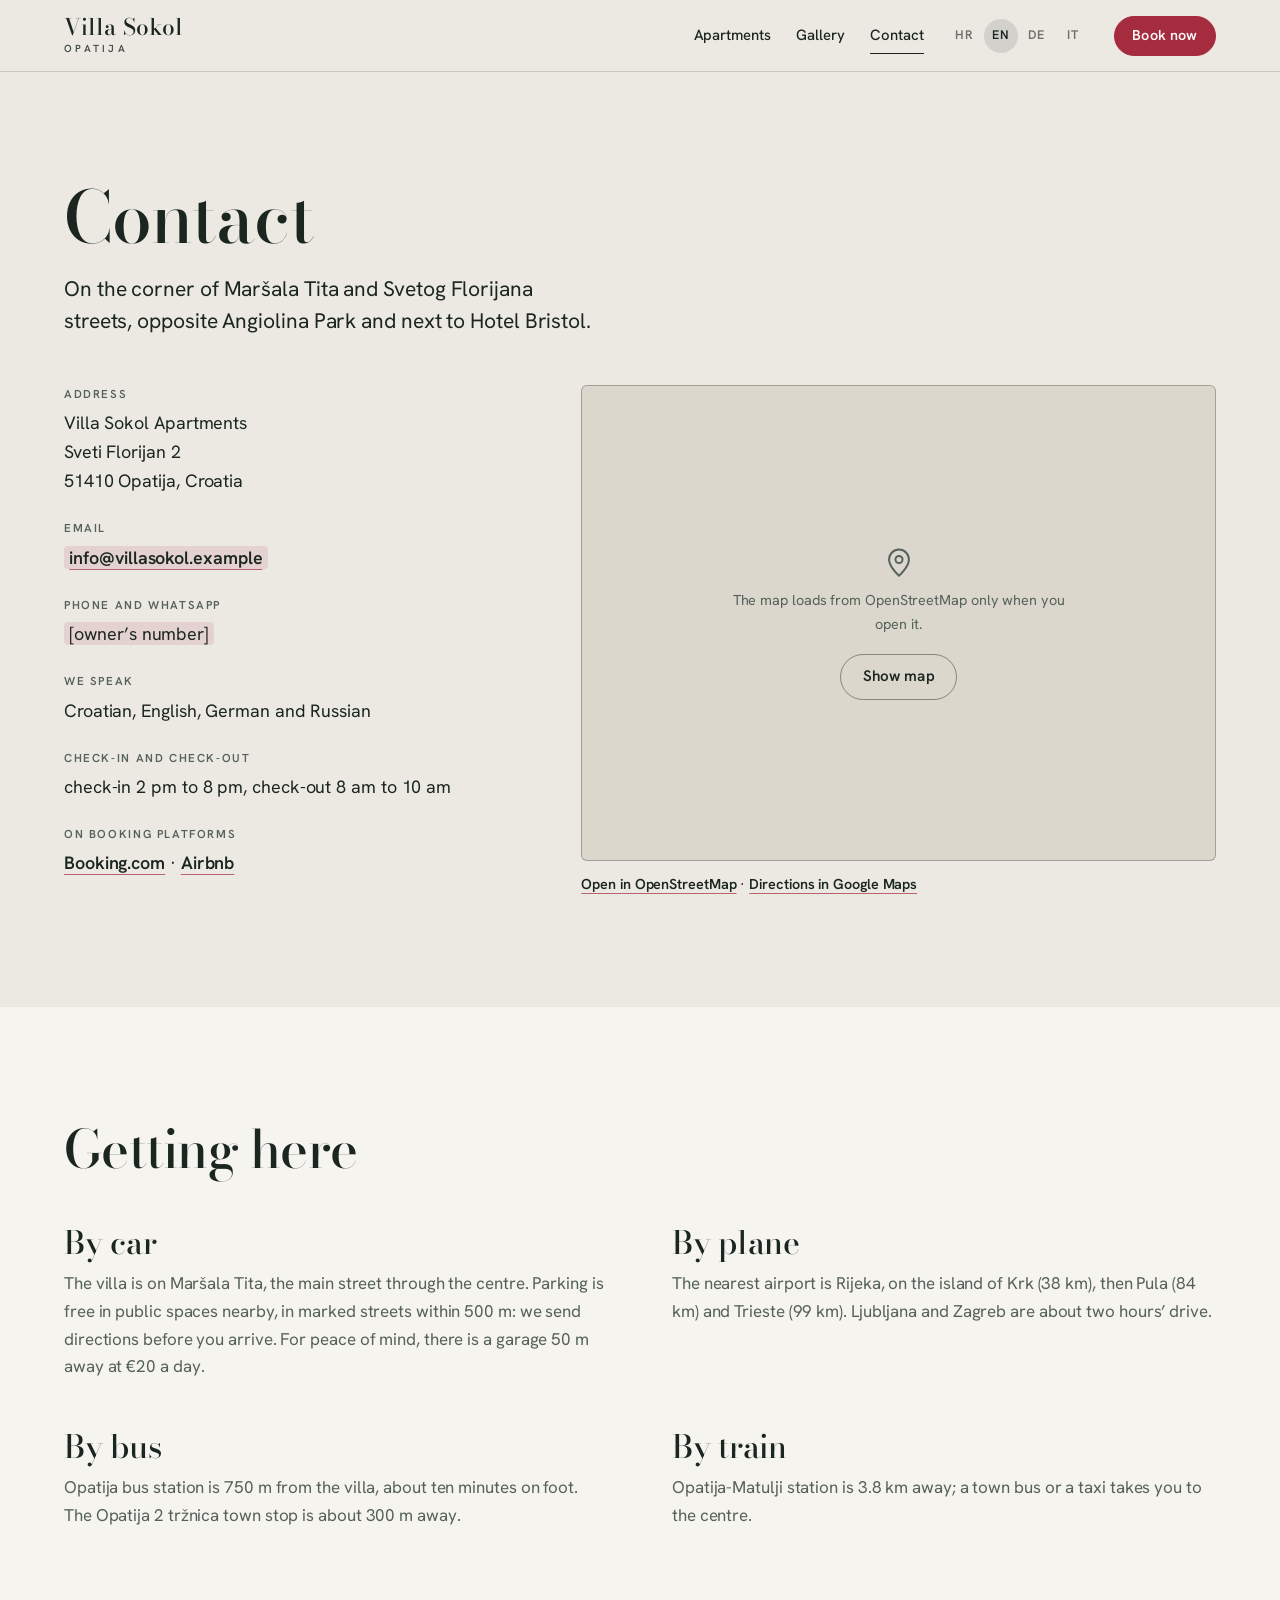
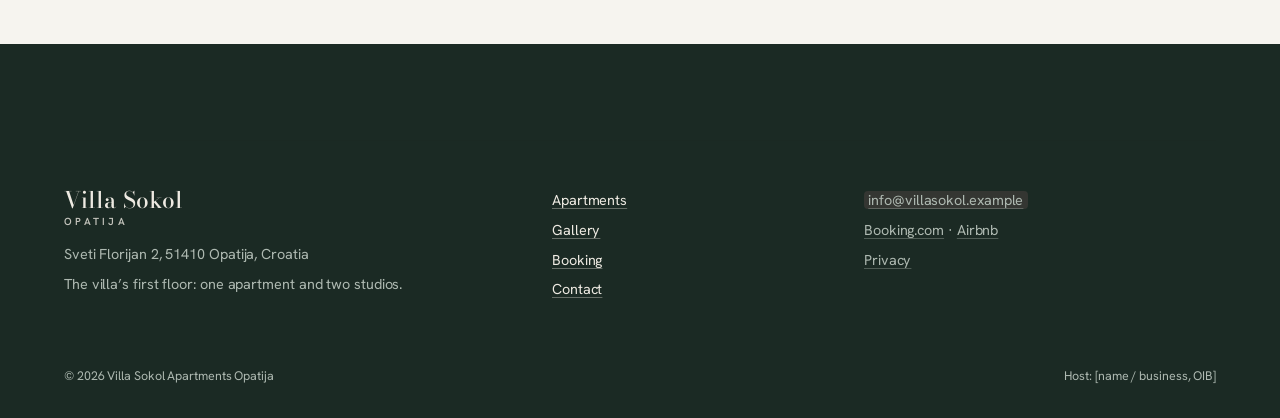
<file: kontakt.html>
<!doctype html>
<html lang="hr">
<head>
<meta charset="utf-8">
<meta name="robots" content="noindex, nofollow">
<meta name="viewport" content="width=device-width, initial-scale=1, viewport-fit=cover">
<meta name="theme-color" content="#1B2A24">
<link rel="icon" href="favicon.svg" type="image/svg+xml">
<link rel="preload" href="fonts/bodoni-moda-normal-latin.woff2" as="font" type="font/woff2" crossorigin>
<link rel="preload" href="fonts/hanken-grotesk-normal-latin.woff2" as="font" type="font/woff2" crossorigin>
<link rel="stylesheet" href="css/faces.css?v=eba52d12">
<link rel="stylesheet" href="scrollcraft.css?v=4cabdc0b">
<link rel="stylesheet" href="css/site.css?v=0f8be4a9">

<title data-i18n="meta.contact.title">Kontakt i dolazak · Villa Sokol Opatija</title>
<meta name="description" content="Villa Sokol, Sveti Florijan 2, Opatija: kontakt, karta, kako doći i gdje parkirati." data-i18n-attr="content:meta.contact.desc">
<meta name="vs-email" content="info@villasokol.example">
</head>
<body data-page="kontakt">
<a class="skip" href="#main" data-i18n="ui.skip">Preskoči na sadržaj</a>
<header class="bar" data-bar>
  <a class="mark" href="index.html" aria-label="Villa Sokol" data-i18n-attr="aria-label:ui.home"><span class="mark__name">Villa Sokol</span><span class="mark__place">Opatija</span></a>
  <nav class="nav" aria-label="Glavna navigacija" data-i18n-attr="aria-label:ui.nav">
    <a href="apartmani.html" data-i18n="nav.units">Apartmani</a>
    <a href="galerija.html" data-i18n="nav.gallery">Galerija</a>
    <a href="kontakt.html" aria-current="page" data-i18n="nav.contact">Kontakt</a>
  </nav>
  <div class="lang" role="group" aria-label="Jezik" data-i18n-attr="aria-label:ui.lang">
    <button type="button" data-lang="hr" lang="hr" aria-pressed="true">HR</button>
    <button type="button" data-lang="en" lang="en" aria-pressed="false">EN</button>
    <button type="button" data-lang="de" lang="de" aria-pressed="false">DE</button>
    <button type="button" data-lang="it" lang="it" aria-pressed="false">IT</button>
  </div>
  <a class="btn" href="rezervacije.html" data-i18n="cta.book">Rezervirajte</a>
  <button class="burger" type="button" aria-expanded="false" aria-controls="menu" aria-label="Izbornik" data-i18n-attr="aria-label:ui.menu" data-burger><span></span></button>
</header>
<div class="menu" id="menu" data-menu>
  <nav aria-label="Izbornik" data-i18n-attr="aria-label:ui.menu">
    <a href="index.html" data-i18n="nav.home">Početna</a>
    <a href="apartmani.html" data-i18n="nav.units">Apartmani</a>
    <a href="galerija.html" data-i18n="nav.gallery">Galerija</a>
    <a href="rezervacije.html" data-i18n="nav.book">Rezervacije</a>
    <a href="kontakt.html" aria-current="page" data-i18n="nav.contact">Kontakt</a>
  </nav>
  <a class="btn" href="rezervacije.html" data-i18n="cta.book">Rezervirajte</a>
  <div class="lang" role="group" aria-label="Jezik" data-i18n-attr="aria-label:ui.lang">
    <button type="button" data-lang="hr" lang="hr" aria-pressed="true">HR</button>
    <button type="button" data-lang="en" lang="en" aria-pressed="false">EN</button>
    <button type="button" data-lang="de" lang="de" aria-pressed="false">DE</button>
    <button type="button" data-lang="it" lang="it" aria-pressed="false">IT</button>
  </div>
</div>


<main id="main">
  <header class="page-head on-paper" style="padding-bottom: var(--sc-7)">
    <div class="wrap" data-sc-in data-sc-stagger="70">
      <h1 class="sc-display t-xl" data-i18n="contact.title">Kontakt</h1>
      <p class="lede" data-i18n="contact.intro">Na uglu ulice Maršala Tita i Svetog Florijana, preko puta parka Angiolina i do hotela Bristol.</p>
    </div>
  </header>

  <section class="on-paper" style="padding-bottom: var(--sc-9)">
    <div class="wrap contact">
      <dl class="contact__list" data-sc-in data-sc-stagger="60">
        <div><dt data-i18n="contact.addr">Adresa</dt><dd>Villa Sokol Apartments<br>Sveti Florijan 2<br>51410 Opatija, <span data-i18n="foot.country">Hrvatska</span></dd></div>
        <div><dt data-i18n="contact.email">E-mail</dt><dd><a class="link" href="#" data-email>e-mail</a></dd></div>
        <div><dt data-i18n="contact.phone">Telefon i WhatsApp</dt><dd><span class="placeholder" data-i18n="contact.phoneTodo">[broj vlasnika]</span></dd></div>
        <div><dt data-i18n="contact.lang">Govorimo</dt><dd data-i18n="contact.langV">hrvatski, engleski, njemački i ruski</dd></div>
        <div><dt data-i18n="contact.times">Dolazak i odlazak</dt><dd data-i18n="contact.timesV">dolazak 14 do 20 h, odlazak 8 do 10 h</dd></div>
        <div><dt data-i18n="contact.online">Na platformama</dt><dd><a class="link" href="https://www.booking.com/hotel/hr/apartments-vila-sokol.html" rel="noopener" target="_blank">Booking.com</a> · <a class="link" href="https://www.airbnb.com/rooms/1338930423621895066" rel="noopener" target="_blank">Airbnb</a></dd></div>
      </dl>
      <div data-sc-in>
        <div class="map" data-map data-lat="45.33675" data-lon="14.30757">
          <div class="map__ask">
            <div>
              <svg width="34" height="34" viewBox="0 0 24 24" fill="none" stroke="currentColor" stroke-width="1.4" aria-hidden="true" style="margin: 0 auto; color: var(--sc-ink-soft)"><path d="M12 21s-7-6.2-7-11.5A7 7 0 0 1 19 9.5C19 14.8 12 21 12 21z"/><circle cx="12" cy="9.5" r="2.5"/></svg>
              <p data-i18n="map.ask">Karta se učitava s OpenStreetMapa tek kad je otvorite.</p>
              <button class="btn btn--ghost" type="button" data-map-load data-i18n="map.load">Prikaži kartu</button>
            </div>
          </div>
        </div>
        <p class="map__links"><a class="link" href="https://www.openstreetmap.org/?mlat=45.33675&amp;mlon=14.30757#map=18/45.33675/14.30757" rel="noopener" target="_blank" data-i18n="map.osm">Otvori u OpenStreetMapu</a> · <a class="link" href="https://www.google.com/maps/search/?api=1&amp;query=Sveti+Florijan+2,+51410+Opatija" rel="noopener" target="_blank" data-i18n="map.google">Upute u Google kartama</a></p>
      </div>
    </div>
  </section>

  <section class="sec on-paper-2">
    <div class="wrap">
      <h2 class="sc-display t-lg" style="margin: 0 0 var(--sc-7)" data-sc-in data-i18n="ways.h">Kako doći</h2>
      <div class="ways" data-sc-in data-sc-stagger="70">
        <div><h3 class="sc-display t-md" data-i18n="ways.car">Automobilom</h3><p class="body" data-i18n="ways.carP">Vila je u ulici Maršala Tita, glavnoj ulici kroz centar. Parkiranje je besplatno na javnim mjestima u blizini, u označenim ulicama do 500 m od kuće: upute šaljemo prije dolaska. Za mirniju glavu, garaža je 50 m dalje, 20 € na dan.</p></div>
        <div><h3 class="sc-display t-md" data-i18n="ways.plane">Avionom</h3><p class="body" data-i18n="ways.planeP">Najbliža je zračna luka Rijeka na otoku Krku (38 km), zatim Pula (84 km) i Trst (99 km). Ljubljana i Zagreb udaljeni su oko dva sata vožnje.</p></div>
        <div><h3 class="sc-display t-md" data-i18n="ways.bus">Autobusom</h3><p class="body" data-i18n="ways.busP">Autobusni kolodvor Opatija je 750 m od vile, desetak minuta pješice. Gradska stanica Opatija 2 tržnica je oko 300 m.</p></div>
        <div><h3 class="sc-display t-md" data-i18n="ways.train">Vlakom</h3><p class="body" data-i18n="ways.trainP">Kolodvor Opatija-Matulji udaljen je 3,8 km; do centra vozi gradski autobus ili taksi.</p></div>
      </div>
    </div>
  </section>
</main>
<footer class="foot on-dark">
  <div class="wrap">
    <div class="foot__grid">
      <div>
        <a class="mark" href="index.html" aria-label="Villa Sokol" data-i18n-attr="aria-label:ui.home"><span class="mark__name">Villa Sokol</span><span class="mark__place">Opatija</span></a>
        <p>Sveti Florijan 2, 51410 Opatija, <span data-i18n="foot.country">Hrvatska</span></p>
        <p data-i18n="foot.floor">Prvi kat vile: jedan apartman i dva studija.</p>
      </div>
      <nav aria-label="Stranice" data-i18n-attr="aria-label:ui.pages">
        <a href="apartmani.html" data-i18n="nav.units">Apartmani</a>
        <a href="galerija.html" data-i18n="nav.gallery">Galerija</a>
        <a href="rezervacije.html" data-i18n="nav.book">Rezervacije</a>
        <a href="kontakt.html" data-i18n="nav.contact">Kontakt</a>
      </nav>
      <div>
        <p><a href="#" data-email>e-mail</a></p>
        <p><a href="https://www.booking.com/hotel/hr/apartments-vila-sokol.html" rel="noopener" target="_blank">Booking.com</a> · <a href="https://www.airbnb.com/rooms/1338930423621895066" rel="noopener" target="_blank">Airbnb</a></p>
        <p><a href="#privatnost" data-i18n="foot.privacy">Zaštita privatnosti</a></p>
      </div>
    </div>
    <div class="foot__small">
      <span>© <span data-year>2026</span> Villa Sokol Apartments Opatija</span>
      <span data-i18n="foot.legal">Iznajmljivač: [ime i prezime / obrt, OIB]</span>
    </div>
  </div>
  <div class="privacy" id="privatnost" role="dialog" aria-modal="true" aria-labelledby="priv-h">
    <div class="privacy__box">
      <a class="btn btn--ghost privacy__close" href="#" data-i18n="ui.close">Zatvori</a>
      <h2 class="sc-display t-md" id="priv-h" data-i18n="priv.h">Zaštita privatnosti</h2>
      <p data-i18n="priv.p1">Ova stranica ne koristi kolačiće, ne prati posjete i ne učitava ništa s tuđih poslužitelja: fontovi i fotografije nalaze se na ovoj stranici.</p>
      <p data-i18n="priv.p2">Obrazac za upit ne šalje podatke nikamo sam: otvara vaš program za e-poštu s pripremljenom porukom, koju vi šaljete. Podatke iz upita koristimo samo da vam odgovorimo i, ako rezervirate, za prijavu boravka kako to propisuje zakon.</p>
      <p data-i18n="priv.p3">Karta na stranici Kontakt učitava se tek kad je otvorite: tada se spajate na OpenStreetMap, koji vidi vašu IP adresu. Odabrani jezik pamti se samo u vašem pregledniku.</p>
      <p data-i18n="priv.p4">Za pitanja ili brisanje podataka pišite nam na adresu navedenu na stranici Kontakt.</p>
    </div>
  </div>
</footer>
<script src="scrollcraft.js?v=950157d6"></script>
<script src="js/i18n.js?v=a52f2b53"></script>
<script src="js/site.js?v=0d8dc7b2"></script>

</body>
</html>
</file>
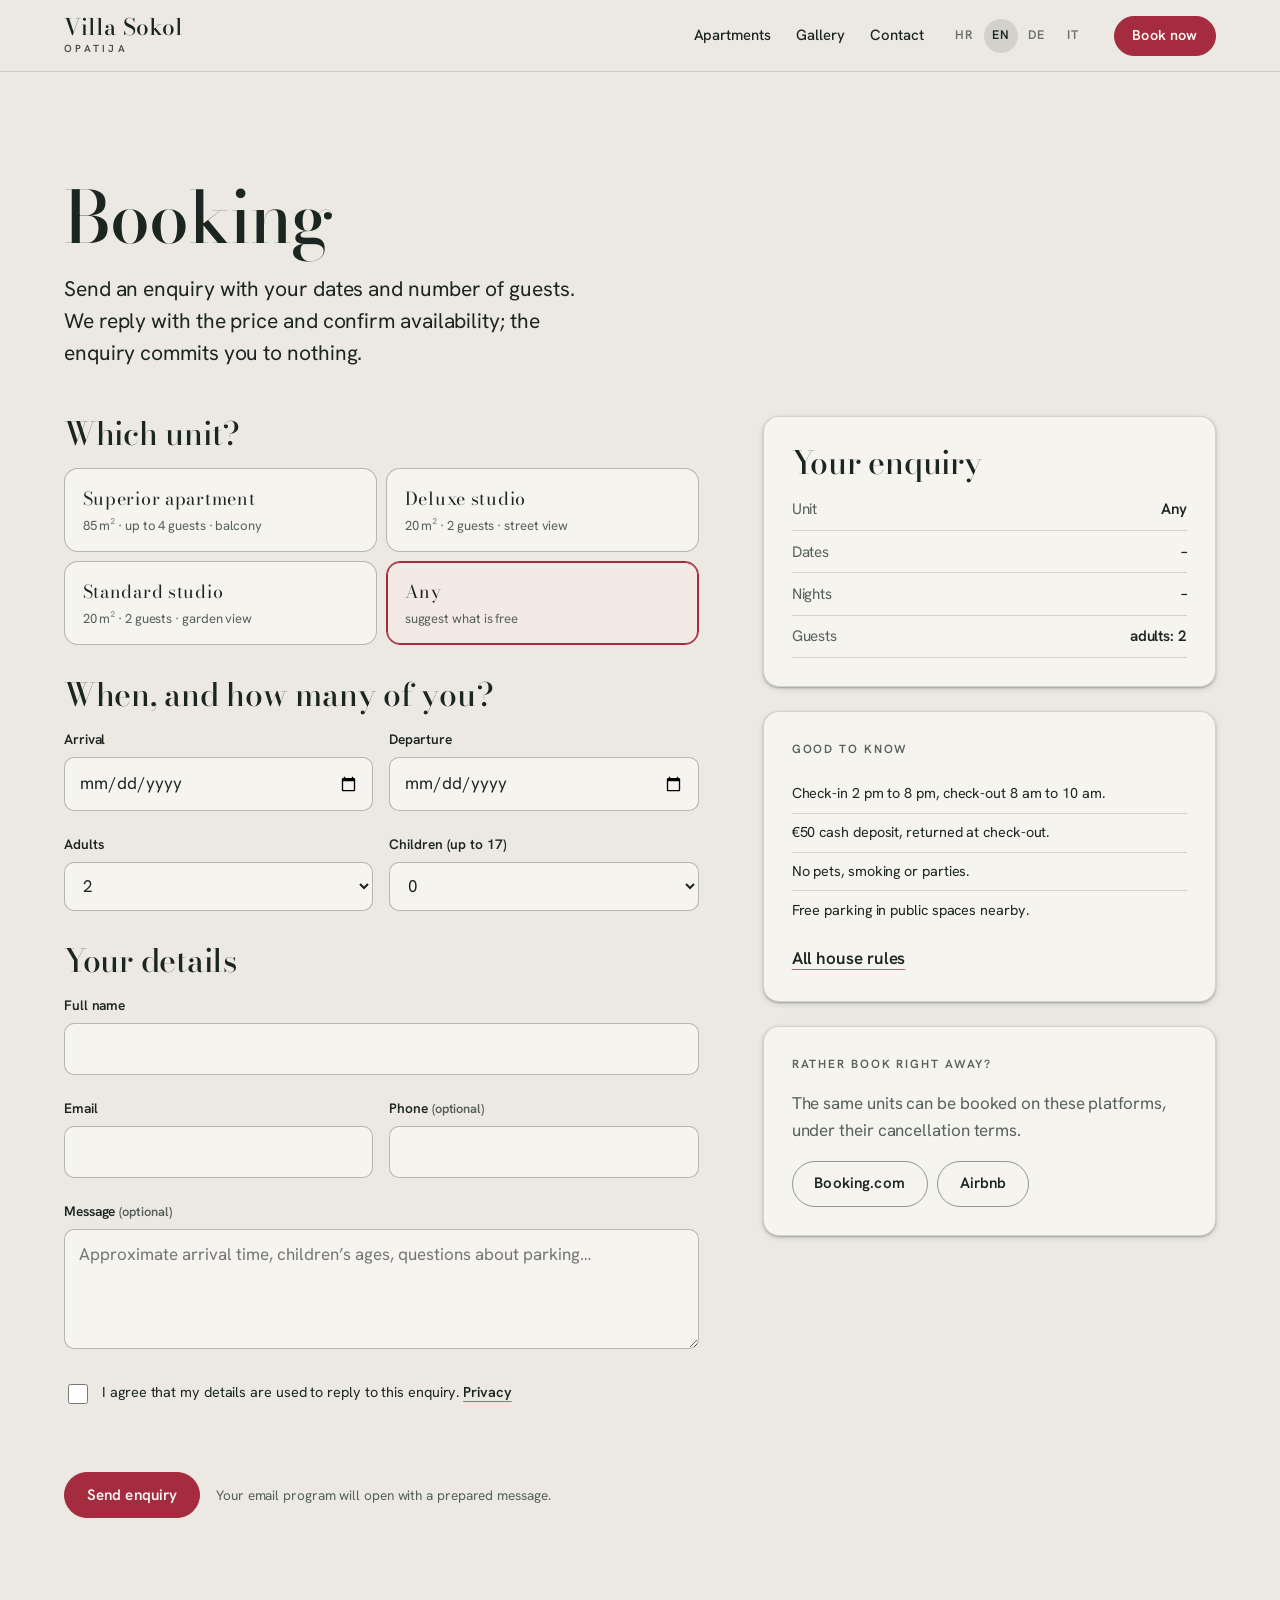
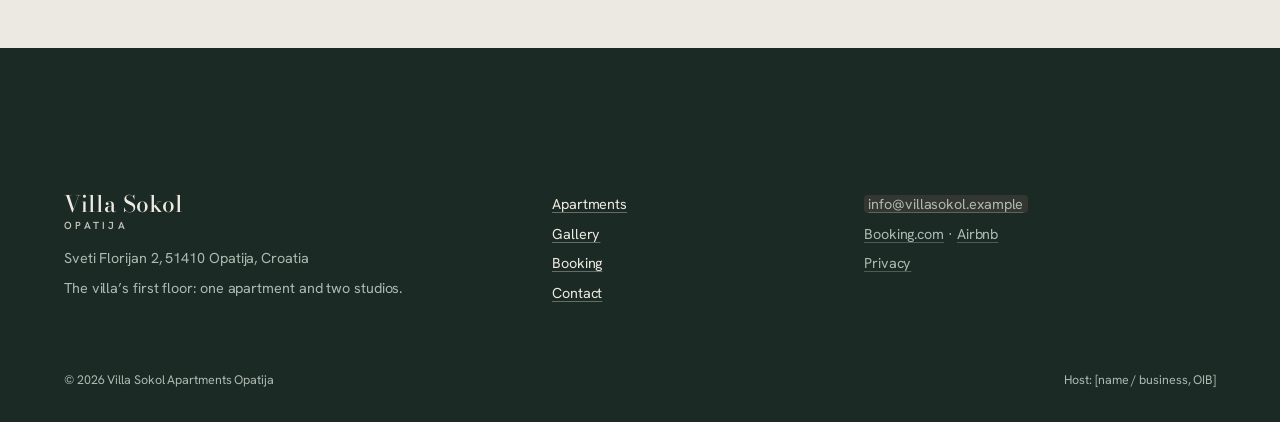
<file: rezervacije.html>
<!doctype html>
<html lang="hr">
<head>
<meta charset="utf-8">
<meta name="robots" content="noindex, nofollow">
<meta name="viewport" content="width=device-width, initial-scale=1, viewport-fit=cover">
<meta name="theme-color" content="#1B2A24">
<link rel="icon" href="favicon.svg" type="image/svg+xml">
<link rel="preload" href="fonts/bodoni-moda-normal-latin.woff2" as="font" type="font/woff2" crossorigin>
<link rel="preload" href="fonts/hanken-grotesk-normal-latin.woff2" as="font" type="font/woff2" crossorigin>
<link rel="stylesheet" href="css/faces.css?v=eba52d12">
<link rel="stylesheet" href="scrollcraft.css?v=4cabdc0b">
<link rel="stylesheet" href="css/site.css?v=0f8be4a9">

<title data-i18n="meta.book.title">Rezervacije · Villa Sokol Opatija</title>
<meta name="description" content="Pošaljite upit za Superior apartman, Deluxe ili Standard studio u vili Sokol, u centru Opatije." data-i18n-attr="content:meta.book.desc">
<meta name="vs-email" content="info@villasokol.example">
</head>
<body data-page="rezervacije">
<a class="skip" href="#main" data-i18n="ui.skip">Preskoči na sadržaj</a>
<header class="bar" data-bar>
  <a class="mark" href="index.html" aria-label="Villa Sokol" data-i18n-attr="aria-label:ui.home"><span class="mark__name">Villa Sokol</span><span class="mark__place">Opatija</span></a>
  <nav class="nav" aria-label="Glavna navigacija" data-i18n-attr="aria-label:ui.nav">
    <a href="apartmani.html" data-i18n="nav.units">Apartmani</a>
    <a href="galerija.html" data-i18n="nav.gallery">Galerija</a>
    <a href="kontakt.html" data-i18n="nav.contact">Kontakt</a>
  </nav>
  <div class="lang" role="group" aria-label="Jezik" data-i18n-attr="aria-label:ui.lang">
    <button type="button" data-lang="hr" lang="hr" aria-pressed="true">HR</button>
    <button type="button" data-lang="en" lang="en" aria-pressed="false">EN</button>
    <button type="button" data-lang="de" lang="de" aria-pressed="false">DE</button>
    <button type="button" data-lang="it" lang="it" aria-pressed="false">IT</button>
  </div>
  <a class="btn" href="rezervacije.html" aria-current="page" data-i18n="cta.book">Rezervirajte</a>
  <button class="burger" type="button" aria-expanded="false" aria-controls="menu" aria-label="Izbornik" data-i18n-attr="aria-label:ui.menu" data-burger><span></span></button>
</header>
<div class="menu" id="menu" data-menu>
  <nav aria-label="Izbornik" data-i18n-attr="aria-label:ui.menu">
    <a href="index.html" data-i18n="nav.home">Početna</a>
    <a href="apartmani.html" data-i18n="nav.units">Apartmani</a>
    <a href="galerija.html" data-i18n="nav.gallery">Galerija</a>
    <a href="rezervacije.html" aria-current="page" data-i18n="nav.book">Rezervacije</a>
    <a href="kontakt.html" data-i18n="nav.contact">Kontakt</a>
  </nav>
  <a class="btn" href="rezervacije.html" data-i18n="cta.book">Rezervirajte</a>
  <div class="lang" role="group" aria-label="Jezik" data-i18n-attr="aria-label:ui.lang">
    <button type="button" data-lang="hr" lang="hr" aria-pressed="true">HR</button>
    <button type="button" data-lang="en" lang="en" aria-pressed="false">EN</button>
    <button type="button" data-lang="de" lang="de" aria-pressed="false">DE</button>
    <button type="button" data-lang="it" lang="it" aria-pressed="false">IT</button>
  </div>
</div>


<main id="main">
  <header class="page-head on-paper" style="padding-bottom: var(--sc-7)">
    <div class="wrap" data-sc-in data-sc-stagger="70">
      <h1 class="sc-display t-xl" data-i18n="book.title">Rezervacije</h1>
      <p class="lede" data-i18n="book.intro">Pošaljite upit s datumima i brojem gostiju. Odgovaramo s cijenom i potvrdom slobodnog termina; upit vas ni na što ne obvezuje.</p>
    </div>
  </header>

  <section class="on-paper">
    <div class="wrap resv">
      <form class="form" data-form method="post" action="mailto:info@villasokol.example" enctype="text/plain" novalidate>
        <fieldset>
          <legend class="sc-display t-md" data-i18n="book.which">Koja jedinica?</legend>
          <div class="picks">
            <div class="pick"><input type="radio" name="jedinica" id="j-superior" value="superior" data-max="4"><label for="j-superior"><span class="pick__name" data-i18n="u.sup">Superior apartman</span><span class="pick__facts" data-i18n="u.sup.short">85 m² · do 4 osobe · balkon</span></label></div>
            <div class="pick"><input type="radio" name="jedinica" id="j-deluxe" value="deluxe" data-max="2"><label for="j-deluxe"><span class="pick__name" data-i18n="u.dlx">Deluxe studio</span><span class="pick__facts" data-i18n="u.dlx.short">20 m² · 2 osobe · pogled na ulicu</span></label></div>
            <div class="pick"><input type="radio" name="jedinica" id="j-standard" value="standard" data-max="2"><label for="j-standard"><span class="pick__name" data-i18n="u.std">Standard studio</span><span class="pick__facts" data-i18n="u.std.short">20 m² · 2 osobe · pogled na vrt</span></label></div>
            <div class="pick"><input type="radio" name="jedinica" id="j-any" value="any" data-max="4" checked><label for="j-any"><span class="pick__name" data-i18n="book.any">Svejedno</span><span class="pick__facts" data-i18n="book.anyFacts">predložite nam što je slobodno</span></label></div>
          </div>
        </fieldset>

        <fieldset>
          <legend class="sc-display t-md" data-i18n="book.when">Kada i koliko vas je?</legend>
          <div class="row">
            <div class="field"><label for="f-od" data-i18n="book.arrive">Dolazak</label><input type="date" id="f-od" name="dolazak" required><span class="err" data-err="od"></span></div>
            <div class="field"><label for="f-do" data-i18n="book.leave">Odlazak</label><input type="date" id="f-do" name="odlazak" required><span class="err" data-err="do"></span></div>
          </div>
          <div class="row" style="margin-top: var(--sc-4)">
            <div class="field"><label for="f-odrasli" data-i18n="book.adults">Odrasli</label>
              <select id="f-odrasli" name="odrasli"><option>1</option><option selected>2</option><option>3</option><option>4</option></select></div>
            <div class="field"><label for="f-djeca" data-i18n="book.kids">Djeca (do 17 godina)</label>
              <select id="f-djeca" name="djeca"><option selected>0</option><option>1</option><option>2</option></select></div>
          </div>
        </fieldset>

        <fieldset>
          <legend class="sc-display t-md" data-i18n="book.who">Vaši podaci</legend>
          <div class="field"><label for="f-ime" data-i18n="book.name">Ime i prezime</label><input id="f-ime" name="ime" autocomplete="name" required><span class="err" data-err="ime"></span></div>
          <div class="row" style="margin-top: var(--sc-4)">
            <div class="field"><label for="f-email" data-i18n="book.email">E-mail</label><input type="email" id="f-email" name="email" autocomplete="email" required><span class="err" data-err="email"></span></div>
            <div class="field"><label for="f-tel"><span data-i18n="book.phone">Telefon</span> <span class="hint" data-i18n="book.optional">(nije obavezno)</span></label><input type="tel" id="f-tel" name="telefon" autocomplete="tel"></div>
          </div>
          <div class="field" style="margin-top: var(--sc-4)"><label for="f-poruka"><span data-i18n="book.msg">Poruka</span> <span class="hint" data-i18n="book.optional">(nije obavezno)</span></label><textarea id="f-poruka" name="poruka" placeholder="Okvirno vrijeme dolaska, dob djece, pitanja o parkiranju…" data-i18n-attr="placeholder:book.msgPh"></textarea></div>
        </fieldset>

        <label class="check"><input type="checkbox" name="privola" required data-consent><span><span data-i18n="book.consent">Slažem se da se moji podaci koriste za odgovor na ovaj upit.</span> <a class="link" href="#privatnost" data-i18n="book.consentLink">Zaštita privatnosti</a></span></label>
        <span class="err" data-err="privola" style="margin-top: calc(var(--sc-6) * -0.6)"></span>

        <div class="form__actions">
          <button class="btn" type="submit" data-i18n="book.send">Pošaljite upit</button>
          <p class="form__note" data-i18n="book.how">Otvorit će se vaš program za e-poštu s pripremljenom porukom.</p>
        </div>
        <div class="status" data-status role="status" aria-live="polite" hidden></div>
      </form>

      <aside class="side">
        <div class="card">
          <h2 class="sc-display t-md" data-i18n="book.sumH">Vaš upit</h2>
          <dl class="sum" data-sum>
            <div><dt data-i18n="book.unit">Jedinica</dt><dd data-s="unit">–</dd></div>
            <div><dt data-i18n="book.dates">Datumi</dt><dd data-s="dates">–</dd></div>
            <div><dt data-i18n="book.nights">Noćenja</dt><dd data-s="nights" class="nums">–</dd></div>
            <div><dt data-i18n="book.guests">Gosti</dt><dd data-s="guests">–</dd></div>
          </dl>
          <p class="warn" data-warn hidden></p>
        </div>
        <div class="card">
          <h3 class="label" data-i18n="book.rulesH">Dobro je znati</h3>
          <ul class="mini-rules">
            <li data-i18n="mr.in">Dolazak od 14 do 20 h, odlazak od 8 do 10 h.</li>
            <li data-i18n="mr.dep">Polog od 50 € u gotovini, vraća se pri odlasku.</li>
            <li data-i18n="mr.no">Bez kućnih ljubimaca, pušenja i zabava.</li>
            <li data-i18n="mr.park">Besplatno parkiranje na javnim mjestima u blizini.</li>
          </ul>
          <p style="margin: var(--sc-4) 0 0"><a class="link" href="apartmani.html#pravila" data-i18n="book.allRules">Cijeli kućni red</a></p>
        </div>
        <div class="card">
          <h3 class="label" data-i18n="book.platH">Radije odmah?</h3>
          <p class="body" data-i18n="book.platP">Iste jedinice možete rezervirati i preko platformi, s njihovim uvjetima otkazivanja.</p>
          <div class="platforms">
            <a class="btn btn--ghost" href="https://www.booking.com/hotel/hr/apartments-vila-sokol.html" rel="noopener" target="_blank">Booking.com</a>
            <a class="btn btn--ghost" href="https://www.airbnb.com/rooms/1338930423621895066" rel="noopener" target="_blank">Airbnb</a>
          </div>
        </div>
      </aside>
    </div>
  </section>
</main>
<footer class="foot on-dark">
  <div class="wrap">
    <div class="foot__grid">
      <div>
        <a class="mark" href="index.html" aria-label="Villa Sokol" data-i18n-attr="aria-label:ui.home"><span class="mark__name">Villa Sokol</span><span class="mark__place">Opatija</span></a>
        <p>Sveti Florijan 2, 51410 Opatija, <span data-i18n="foot.country">Hrvatska</span></p>
        <p data-i18n="foot.floor">Prvi kat vile: jedan apartman i dva studija.</p>
      </div>
      <nav aria-label="Stranice" data-i18n-attr="aria-label:ui.pages">
        <a href="apartmani.html" data-i18n="nav.units">Apartmani</a>
        <a href="galerija.html" data-i18n="nav.gallery">Galerija</a>
        <a href="rezervacije.html" data-i18n="nav.book">Rezervacije</a>
        <a href="kontakt.html" data-i18n="nav.contact">Kontakt</a>
      </nav>
      <div>
        <p><a href="#" data-email>e-mail</a></p>
        <p><a href="https://www.booking.com/hotel/hr/apartments-vila-sokol.html" rel="noopener" target="_blank">Booking.com</a> · <a href="https://www.airbnb.com/rooms/1338930423621895066" rel="noopener" target="_blank">Airbnb</a></p>
        <p><a href="#privatnost" data-i18n="foot.privacy">Zaštita privatnosti</a></p>
      </div>
    </div>
    <div class="foot__small">
      <span>© <span data-year>2026</span> Villa Sokol Apartments Opatija</span>
      <span data-i18n="foot.legal">Iznajmljivač: [ime i prezime / obrt, OIB]</span>
    </div>
  </div>
  <div class="privacy" id="privatnost" role="dialog" aria-modal="true" aria-labelledby="priv-h">
    <div class="privacy__box">
      <a class="btn btn--ghost privacy__close" href="#" data-i18n="ui.close">Zatvori</a>
      <h2 class="sc-display t-md" id="priv-h" data-i18n="priv.h">Zaštita privatnosti</h2>
      <p data-i18n="priv.p1">Ova stranica ne koristi kolačiće, ne prati posjete i ne učitava ništa s tuđih poslužitelja: fontovi i fotografije nalaze se na ovoj stranici.</p>
      <p data-i18n="priv.p2">Obrazac za upit ne šalje podatke nikamo sam: otvara vaš program za e-poštu s pripremljenom porukom, koju vi šaljete. Podatke iz upita koristimo samo da vam odgovorimo i, ako rezervirate, za prijavu boravka kako to propisuje zakon.</p>
      <p data-i18n="priv.p3">Karta na stranici Kontakt učitava se tek kad je otvorite: tada se spajate na OpenStreetMap, koji vidi vašu IP adresu. Odabrani jezik pamti se samo u vašem pregledniku.</p>
      <p data-i18n="priv.p4">Za pitanja ili brisanje podataka pišite nam na adresu navedenu na stranici Kontakt.</p>
    </div>
  </div>
</footer>
<script src="scrollcraft.js?v=950157d6"></script>
<script src="js/i18n.js?v=a52f2b53"></script>
<script src="js/site.js?v=0d8dc7b2"></script>

</body>
</html>
</file>
<file: css/faces.css>
@font-face{font-family:'Bodoni Moda';font-style:italic;font-weight:400 600;font-display:swap;src:url('../fonts/bodoni-moda-italic-latin-ext.woff2') format('woff2');unicode-range:U+0100-02BA, U+02BD-02C5, U+02C7-02CC, U+02CE-02D7, U+02DD-02FF, U+0304, U+0308, U+0329, U+1D00-1DBF, U+1E00-1E9F, U+1EF2-1EFF, U+2020, U+20A0-20AB, U+20AD-20C4, U+2113, U+2C60-2C7F, U+A720-A7FF}
@font-face{font-family:'Bodoni Moda';font-style:italic;font-weight:400 600;font-display:swap;src:url('../fonts/bodoni-moda-italic-latin.woff2') format('woff2');unicode-range:U+0000-00FF, U+0131, U+0152-0153, U+02BB-02BC, U+02C6, U+02DA, U+02DC, U+0304, U+0308, U+0329, U+2000-206F, U+20AC, U+2122, U+2191, U+2193, U+2212, U+2215, U+FEFF, U+FFFD}
@font-face{font-family:'Bodoni Moda';font-style:normal;font-weight:400 700;font-display:swap;src:url('../fonts/bodoni-moda-normal-latin-ext.woff2') format('woff2');unicode-range:U+0100-02BA, U+02BD-02C5, U+02C7-02CC, U+02CE-02D7, U+02DD-02FF, U+0304, U+0308, U+0329, U+1D00-1DBF, U+1E00-1E9F, U+1EF2-1EFF, U+2020, U+20A0-20AB, U+20AD-20C4, U+2113, U+2C60-2C7F, U+A720-A7FF}
@font-face{font-family:'Bodoni Moda';font-style:normal;font-weight:400 700;font-display:swap;src:url('../fonts/bodoni-moda-normal-latin.woff2') format('woff2');unicode-range:U+0000-00FF, U+0131, U+0152-0153, U+02BB-02BC, U+02C6, U+02DA, U+02DC, U+0304, U+0308, U+0329, U+2000-206F, U+20AC, U+2122, U+2191, U+2193, U+2212, U+2215, U+FEFF, U+FFFD}
@font-face{font-family:'Hanken Grotesk';font-style:normal;font-weight:300 600;font-display:swap;src:url('../fonts/hanken-grotesk-normal-latin-ext.woff2') format('woff2');unicode-range:U+0100-02BA, U+02BD-02C5, U+02C7-02CC, U+02CE-02D7, U+02DD-02FF, U+0304, U+0308, U+0329, U+1D00-1DBF, U+1E00-1E9F, U+1EF2-1EFF, U+2020, U+20A0-20AB, U+20AD-20C4, U+2113, U+2C60-2C7F, U+A720-A7FF}
@font-face{font-family:'Hanken Grotesk';font-style:normal;font-weight:300 600;font-display:swap;src:url('../fonts/hanken-grotesk-normal-latin.woff2') format('woff2');unicode-range:U+0000-00FF, U+0131, U+0152-0153, U+02BB-02BC, U+02C6, U+02DA, U+02DC, U+0304, U+0308, U+0329, U+2000-206F, U+20AC, U+2122, U+2191, U+2193, U+2212, U+2215, U+FEFF, U+FFFD}
</file>
<file: scrollcraft.css>
/* ============================================================================
   scrollcraft.css: the taste floor
   ----------------------------------------------------------------------------
   Two layers, and the split matters:

     TOKENS   what you override per brand. Colour roles, the type ramp, the
              spacing scale, elevation, motion. A brand is ~12 values.
     DEVICES  what the engine drives. Do not restyle these to taste; they are
              the mechanism. Style your own markup instead.

   Nothing here draws a "component". There are no card, badge, or pill classes,
   because a stylesheet that ships those is how every page built on it ends up
   with the same shapes. You get a floor and a vocabulary; the composition is
   yours.
   ========================================================================== */

/* ---------------------------------------------------------------- tokens -- */
:root {
  /* --- colour roles. Override these six and the page is rebranded. -------- */
  --sc-canvas:      #08090b;   /* the page ground. Drift interpolates this.   */
  --sc-surface:     #101217;   /* anything raised off the ground             */
  --sc-ink:         #f4f2ef;   /* primary text                               */
  --sc-ink-soft:    #9a9ba1;   /* secondary text. Tinted, never flat gray.   */
  --sc-accent:      #d8ff3e;   /* ONE accent. It owns a region, not confetti. */
  --sc-accent-ink:  #08090b;   /* text that sits on the accent               */

  --sc-hairline:    color-mix(in oklab, var(--sc-ink) 12%, transparent);
  --sc-hairline-strong: color-mix(in oklab, var(--sc-ink) 22%, transparent);

  /* --- type. Two families max. Display carries voice, text carries prose. - */
  --sc-font-display: "Instrument Sans", "Geist", system-ui, sans-serif;
  --sc-font-text:    "Geist", system-ui, sans-serif;
  --sc-font-mono:    "Geist Mono", ui-monospace, monospace;

  /* Fluid ramp. Tracking tightens as size grows because a face set at 6rem
     with 0 tracking reads loose; this is optical correction, not decoration. */
  --sc-t-xs:   clamp(0.75rem, 0.72rem + 0.15vw, 0.82rem);
  --sc-t-sm:   clamp(0.875rem, 0.84rem + 0.18vw, 0.95rem);
  --sc-t-base: clamp(1rem, 0.96rem + 0.22vw, 1.125rem);
  --sc-t-lg:   clamp(1.2rem, 1.1rem + 0.5vw, 1.5rem);
  --sc-t-xl:   clamp(1.6rem, 1.35rem + 1.2vw, 2.25rem);
  --sc-t-2xl:  clamp(2.1rem, 1.6rem + 2.4vw, 3.4rem);
  --sc-t-3xl:  clamp(2.8rem, 1.9rem + 4.2vw, 5rem);
  --sc-t-4xl:  clamp(3.4rem, 1.9rem + 6.6vw, 7.5rem);

  --sc-track-tight:  -0.035em;
  --sc-track-snug:   -0.02em;
  --sc-track-normal: -0.005em;
  --sc-track-wide:    0.08em;

  --sc-leading-none: 0.94;
  --sc-leading-tight: 1.06;
  --sc-leading-body: 1.62;

  --sc-measure: 62ch;

  /* --- space. 4px base: the useful middle steps an 8-only scale misses. --- */
  --sc-1: 0.25rem;  --sc-2: 0.5rem;   --sc-3: 0.75rem;  --sc-4: 1rem;
  --sc-5: 1.5rem;   --sc-6: 2rem;     --sc-7: 3rem;     --sc-8: 4rem;
  --sc-9: 6rem;     --sc-10: 8rem;    --sc-11: 12rem;

  /* Section rhythm is fluid so a phone doesn't inherit desktop air. */
  --sc-section: clamp(4.5rem, 9vw, 11rem);
  --sc-gutter:  clamp(1.25rem, 5vw, 5.5rem);
  --sc-maxw:    82rem;

  /* --- radius. Pick one scale for the page and hold it. ------------------- */
  --sc-r-sm: 6px;  --sc-r-md: 12px;  --sc-r-lg: 20px;  --sc-r-pill: 999px;

  /* --- elevation. Every shadow has an offset AND a soft blur, and is tinted
         to the canvas hue. A zero-offset coloured halo is decoration, not
         depth, so there isn't one here. ---------------------------------- */
  --sc-shadow-color: 220 40% 2%;
  --sc-e1: 0 1px 2px hsl(var(--sc-shadow-color) / 0.28),
           0 2px 6px -1px hsl(var(--sc-shadow-color) / 0.20);
  --sc-e2: 0 2px 4px hsl(var(--sc-shadow-color) / 0.24),
           0 8px 18px -4px hsl(var(--sc-shadow-color) / 0.30);
  --sc-e3: 0 4px 8px hsl(var(--sc-shadow-color) / 0.22),
           0 18px 40px -8px hsl(var(--sc-shadow-color) / 0.38),
           0 48px 90px -24px hsl(var(--sc-shadow-color) / 0.30);

  /* Edge light: a 1px top highlight sells a raised surface better than any
     amount of blur, because real raised things catch light on their lip. */
  --sc-edge: inset 0 1px 0 color-mix(in oklab, var(--sc-ink) 10%, transparent);

  /* --- motion. Built-in CSS easings are too weak for UI. ------------------ */
  --sc-ease-out:    cubic-bezier(0.23, 1, 0.32, 1);
  --sc-ease-in-out: cubic-bezier(0.77, 0, 0.175, 1);
  --sc-ease-drawer: cubic-bezier(0.32, 0.72, 0, 1);
  --sc-d-fast: 160ms;  --sc-d-base: 240ms;  --sc-d-slow: 420ms;

  --sc-z-stage: 1; --sc-z-copy: 20; --sc-z-chrome: 60;
}

/* --------------------------------------------------------------- reset -- */
*, *::before, *::after { box-sizing: border-box; }
html { -webkit-text-size-adjust: 100%; scroll-behavior: smooth; }
@media (prefers-reduced-motion: reduce) { html { scroll-behavior: auto; } }

body {
  margin: 0;
  background: var(--sc-canvas);
  color: var(--sc-ink);
  font-family: var(--sc-font-text);
  font-size: var(--sc-t-base);
  line-height: var(--sc-leading-body);
  letter-spacing: var(--sc-track-normal);
  -webkit-font-smoothing: antialiased;
  text-rendering: optimizeLegibility;
  font-synthesis-weight: none;
  overflow-x: clip;
}
img, video, canvas, svg { display: block; max-width: 100%; }
button, input, select, textarea { font: inherit; color: inherit; }

/* ------------------------------------------------- the browser surfaces --
   The parts you did not draw still carry the design. Selection, caret, focus
   ring, scrollbar and tabular numerals all ship with defaults that belong to no
   design system. Theming them is the cheapest signal that a page was built
   rather than assembled, and it is the step that gets skipped most reliably. */
::selection { background: var(--sc-accent); color: var(--sc-accent-ink); }
:root { caret-color: var(--sc-accent); accent-color: var(--sc-accent); }
:focus-visible {
  outline: 2px solid var(--sc-accent);
  outline-offset: 3px;
  border-radius: var(--sc-r-sm);
}
:where(a) { color: inherit; text-decoration-thickness: 1px; text-underline-offset: 0.22em; }
@supports (scrollbar-color: auto) {
  html { scrollbar-color: color-mix(in oklab, var(--sc-ink) 26%, transparent) transparent; scrollbar-width: thin; }
}
:where(table, .sc-nums, [data-sc-count]) { font-variant-numeric: tabular-nums; }

/* ----------------------------------------------------------- typography -- */
.sc-display {
  font-family: var(--sc-font-display);
  font-weight: 500;
  line-height: var(--sc-leading-none);
  letter-spacing: var(--sc-track-tight);
  text-wrap: balance;
  margin: 0;
}
.sc-display--xl { font-size: var(--sc-t-4xl); }
.sc-display--lg { font-size: var(--sc-t-3xl); }
.sc-display--md { font-size: var(--sc-t-2xl); letter-spacing: var(--sc-track-snug); }
.sc-lede {
  font-size: var(--sc-t-lg);
  line-height: 1.44;
  letter-spacing: var(--sc-track-snug);
  color: var(--sc-ink);
  max-width: 46ch;
  text-wrap: pretty;
  margin: 0;
}
.sc-body { max-width: var(--sc-measure); color: var(--sc-ink-soft); text-wrap: pretty; margin: 0; }
.sc-label {
  font-family: var(--sc-font-mono);
  font-size: var(--sc-t-xs);
  letter-spacing: var(--sc-track-wide);
  text-transform: uppercase;
  color: var(--sc-ink-soft);
}

/* ---------------------------------------------------------------- layout -- */
.sc-wrap { width: 100%; max-width: var(--sc-maxw); margin-inline: auto; padding-inline: var(--sc-gutter); }
.sc-section { padding-block: var(--sc-section); }
/* More space above a heading than below it: the gap belongs to the boundary,
   not to the pair. */
.sc-stack > * + * { margin-top: var(--sc-4); }
.sc-stack > :is(h1,h2,h3) { margin-top: var(--sc-7); }
.sc-stack > :is(h1,h2,h3):first-child { margin-top: 0; }
.sc-rule { height: 1px; border: 0; background: var(--sc-hairline); margin: 0; }

/* =============================================================== DEVICES ==
   Driven by the engine. Restyle your own markup, not these.                */

.sc-act--pinned { position: relative; }
.sc-stage {
  position: sticky; top: 0;
  height: 100vh; height: 100svh;
  overflow: clip;
  z-index: var(--sc-z-stage);
}

/* scrub / sequence media */
.sc-stage :is(video[data-sc-scrub], canvas[data-sc-sequence], .sc-stage__poster) {
  position: absolute; inset: 0;
  width: 100%; height: 100%;
  object-fit: cover;
}
video[data-sc-scrub] { opacity: 0; transition: opacity 380ms var(--sc-ease-out); }
.sc-has-clip video[data-sc-scrub] { opacity: 1; }
/* The poster is a live frame-holder, not a placeholder: it stays up until a
   real video frame has painted, which is what stops the blank-stage flash. */
.sc-stage__poster { z-index: 0; transition: opacity 380ms var(--sc-ease-out); }
.sc-has-clip .sc-stage__poster { opacity: 0; }

/* A scrim only where text sits. A full-frame darkening layer flattens the
   image everywhere to fix contrast in one corner. */
.sc-scrim {
  position: absolute; inset: 0; pointer-events: none; z-index: 1;
  background: linear-gradient(
    var(--sc-scrim-angle, 180deg),
    color-mix(in oklab, var(--sc-canvas) var(--sc-scrim-a, 78%), transparent) 0%,
    color-mix(in oklab, var(--sc-canvas) 30%, transparent) 42%,
    transparent 68%);
}
/* Point the scrim at the copy. A scrim gradient that darkens the top while the
   copy sits at the bottom fixes contrast nowhere and flattens the image
   everywhere, which is the most common way text-over-video goes wrong. */
.sc-scrim--bottom { --sc-scrim-angle: 0deg; }
.sc-scrim--left   { --sc-scrim-angle: 90deg; }
.sc-scrim--right  { --sc-scrim-angle: 270deg; }

/* Corner scrims, for copy anchored to a corner. An edge gradient has to darken
   a whole band across the frame to cover one corner; a corner gradient puts the
   density where the text is and leaves the rest of the image alone. Pair with
   .sc-copy--lead / .sc-copy--trail. */
.sc-scrim--lead {
  background: linear-gradient(to top right,
    color-mix(in oklab, var(--sc-canvas) 94%, transparent) 0%,
    color-mix(in oklab, var(--sc-canvas) 72%, transparent) 30%,
    color-mix(in oklab, var(--sc-canvas) 30%, transparent) 52%,
    transparent 72%);
}
.sc-scrim--trail {
  background: linear-gradient(to top left,
    color-mix(in oklab, var(--sc-canvas) 94%, transparent) 0%,
    color-mix(in oklab, var(--sc-canvas) 72%, transparent) 30%,
    color-mix(in oklab, var(--sc-canvas) 30%, transparent) 52%,
    transparent 72%);
}
/* A band across the bottom, for copy that spans the full width of the frame.
   That is what both corner anchors become below 860px, and it is also the right
   shape whenever the copy block is wider than a corner. */
.sc-scrim--band {
  background: linear-gradient(to top,
    color-mix(in oklab, var(--sc-canvas) 94%, transparent) 0%,
    color-mix(in oklab, var(--sc-canvas) 74%, transparent) 22%,
    color-mix(in oklab, var(--sc-canvas) 30%, transparent) 42%,
    transparent 58%);
}
.sc-scrim--vignette {
  background: radial-gradient(120% 90% at 50% 45%, transparent 40%,
              color-mix(in oklab, var(--sc-canvas) 70%, transparent) 100%);
}

/* copy over a stage.
   max-width is in rem, never ch. A `ch` on this container resolves against the
   CONTAINER's font-size (body size), not the display size of the heading inside
   it, so `max-width: 20ch` here silently produces a ~180px column and wraps a
   hero headline to six lines. Set a ch measure on the text element itself. */
.sc-copy {
  position: absolute; z-index: var(--sc-z-copy);
  inset-inline: var(--sc-gutter);
  max-width: min(46rem, 76vw);
  will-change: opacity, transform;
}
.sc-copy--lead   { left: var(--sc-gutter); bottom: clamp(3rem, 12vh, 9rem); }
/* inset-inline FIRST. It is the shorthand for left+right, so declaring it after
   `left: 50%` resets left to auto and the block drifts off the left edge. */
.sc-copy--center { inset-inline: auto; left: 50%; top: 50%; translate: -50% -50%; text-align: center; }
.sc-copy--trail  { inset-inline: auto; right: var(--sc-gutter); bottom: clamp(3rem, 12vh, 9rem); text-align: right; }

/* cue defaults: the engine writes opacity/transform inline, these are the
   pre-paint state so nothing flashes before the first read() */
[data-sc-cue] { opacity: 0; will-change: opacity, transform; }
.sc-ready [data-sc-cue] { transition: none; }

/* kinetic split */
.sc-split { display: inline-block; overflow: hidden; vertical-align: top; }
/* Descenders live below the baseline; a line mask clipped to the line box eats
   the tails off g, y, p, j. The padding buys them room back. */
.sc-split--line { display: block; padding-bottom: 0.14em; margin-bottom: -0.14em; }
.sc-split__i { display: inline-block; will-change: transform, opacity; }
.sc-is-split { opacity: 1 !important; }

/* horizontal rail */
[data-sc-pan] { display: flex; will-change: transform; }

/* reveal + parallax */
[data-sc-reveal] { will-change: clip-path; }
[data-sc-parallax] { will-change: transform; }

/* flow reveal (fires once) */
[data-sc-in], [data-sc-stagger] > * {
  opacity: 0;
  transform: translate3d(0, 14px, 0);
  transition: opacity 620ms var(--sc-ease-out), transform 620ms var(--sc-ease-out);
}
[data-sc-in].sc-in, [data-sc-stagger] > .sc-in { opacity: 1; transform: none; }

/* pointer devices */
[data-sc-tilt] { transform-style: preserve-3d; will-change: transform; }
[data-sc-magnet] { will-change: transform; }
/* isolation always; position only if nothing more specific already set it.
   Written with :where() (zero specificity) on purpose: a plain `position:
   relative` here has the same weight as `.sc-stage` and, being later in the
   file, silently wins. A stage carrying both attributes then stops being
   sticky and the whole act scrolls away instead of pinning. */
[data-sc-spotlight] { isolation: isolate; }
:where([data-sc-spotlight]) { position: relative; }
[data-sc-spotlight]::after {
  content: ""; position: absolute; inset: 0; pointer-events: none; z-index: 2;
  background: radial-gradient(
    28rem 28rem at calc(var(--sc-mx, 0.5) * 100%) calc(var(--sc-my, 0.5) * 100%),
    color-mix(in oklab, var(--sc-accent) 16%, transparent), transparent 70%);
  opacity: 0; transition: opacity var(--sc-d-slow) var(--sc-ease-out);
}
[data-sc-spotlight]:hover::after { opacity: 1; }

/* =========================================================== WORLDFLIGHT ==
   One fixed stage for the whole page. The only thing in document flow is the
   spacer, and it is empty. If you find yourself adding a section here, you want
   act mode instead: the moment a real block scrolls past the fixed stage, the
   page has a seam again and the whole point is gone.                        */

[data-sc-mode="worldflight"] { position: relative; }

.sc-world {
  position: fixed; inset: 0;
  overflow: clip;
  z-index: var(--sc-z-stage);
  background: var(--sc-canvas);
}

/* Every leg is mounted for the life of the page and stacked in the same box.
   The engine owns opacity, visibility and z-index here; do not set them. */
.sc-world__seg {
  position: absolute; inset: 0;
  opacity: 0;
  will-change: opacity;
}
.sc-world__seg > :is(video, img, canvas) {
  position: absolute; inset: 0;
  width: 100%; height: 100%;
  object-fit: cover;
}
/* The poster is the frame-holder AND the first camera move: the engine pushes
   it in slowly until a real decoded frame is available to replace it. */
.sc-world__poster {
  z-index: 0;
  transform-origin: 50% 50%;
  transition: opacity 420ms var(--sc-ease-out);
}
.sc-world__seg > video { z-index: 1; }
.sc-world__seg.sc-has-clip .sc-world__poster { opacity: 0; }
/* The act stylesheet lights a clip through its ancestor act. A worldflight leg
   has no act, so match the class the engine also writes on the clip itself. */
video[data-sc-scrub].sc-has-clip { opacity: 1; }

/* The copy layer is fixed too, and inert by default: the engine hands
   pointer-events back to a block only while it is actually legible. */
.sc-world__copy {
  position: fixed; inset: 0;
  z-index: var(--sc-z-copy);
  pointer-events: none;
}
.sc-world__scrim { position: absolute; inset: 0; pointer-events: none; z-index: 0; }
[data-sc-copy] {
  opacity: 0;
  pointer-events: none;
  will-change: opacity, transform;
}
.sc-ready [data-sc-copy] { transition: none; }

/* The track. Empty on purpose. */
.sc-world__spacer { pointer-events: none; }

/* scroll progress */
[data-sc-progress] {
  position: fixed; inset: 0 0 auto 0; height: 2px; z-index: var(--sc-z-chrome);
  background: var(--sc-accent); transform-origin: 0 50%; transform: scaleX(0);
  will-change: transform;
}

/* ----------------------------------------------------------- atmosphere --
   Depth is not only shadow. Grain keeps a flat dark ground from banding, and
   it is the difference between "a dark page" and "a lit room". */
.sc-grain { position: fixed; inset: 0; pointer-events: none; z-index: 3; opacity: 0.045; }
.sc-grain::before {
  content: ""; position: absolute; inset: -50%;
  background-image: url("data:image/svg+xml;utf8,<svg xmlns='http://www.w3.org/2000/svg' width='140' height='140'><filter id='n'><feTurbulence type='fractalNoise' baseFrequency='0.85' numOctaves='3'/></filter><rect width='140' height='140' filter='url(%23n)'/></svg>");
}

/* -------------------------------------------------------- reduced motion -- */
@media (prefers-reduced-motion: reduce) {
  /* Fewer and gentler, not zero. Opacity still carries the reveal so the page
     is comprehensible; every position change is dropped. */
  [data-sc-in], [data-sc-stagger] > * { transform: none; transition-duration: 220ms; }
  [data-sc-parallax], [data-sc-pan], .sc-split__i { transform: none !important; }
  /* A wipe is a position change too. Show reveal content settled. */
  [data-sc-reveal] { clip-path: none !important; }
  /* A rail's transform IS its navigation, not decoration. Zeroing it the way
     parallax and kinetic type are zeroed parks the act on its first screenful
     and makes everything past the fold unreachable: a device degrading into
     missing content. Hand the travel back to the reader as an ordinary scroll
     region instead, so the same items are all still gettable without motion.
     A build that would rather re-lay the rail out as a grid can still do that;
     this is the floor, not the ceiling. */
  [data-sc-act="pan"] .sc-stage,
  [data-sc-act="pan"] [data-sc-stage] {
    overflow-x: auto; overflow-y: hidden;
    overscroll-behavior-x: contain;
    scroll-snap-type: x proximity;
  }
  [data-sc-pan] > * { scroll-snap-align: center; }
  [data-sc-spotlight]::after { display: none; }
  /* A worldflight keeps its whole story here. No clip is ever fetched, so the
     posters are the film, and they cross-dissolve through exactly the same
     seams at exactly the same scroll positions. The push-in and the copy drift
     are the only things that go. */
  .sc-world__poster, [data-sc-copy] { transform: none !important; }
}

/* --------------------------------------------------------------- mobile -- */
@media (max-width: 860px) {
  .sc-copy { inset-inline: var(--sc-gutter); max-width: none; }
  .sc-copy--trail { text-align: left; }
  .sc-stage { height: 100svh; }
  /* .sc-copy--trail re-anchors to the left and spans the full width here, so a
     bottom-RIGHT corner gradient darkens the one corner the copy just left and
     guarantees a contrast failure over any bright clip. Point the density at
     the copy: the same band .sc-scrim--band paints. */
  .sc-scrim--trail {
    background: linear-gradient(to top,
      color-mix(in oklab, var(--sc-canvas) 94%, transparent) 0%,
      color-mix(in oklab, var(--sc-canvas) 74%, transparent) 22%,
      color-mix(in oklab, var(--sc-canvas) 30%, transparent) 42%,
      transparent 58%);
  }
}
</file>
<file: css/site.css>
/* Villa Sokol · site styles
   Engine (scrollcraft.css) supplies the mechanism and the token names; this
   file is the house: limestone paper, park green, one camellia accent. */

/* ------------------------------------------------------------ tokens -- */
:root {
  --paper:   #ECE9E3;
  --paper-2: #F6F4EF;
  --green:   #1B2A24;
  --green-2: #24372F;

  --sc-canvas:     var(--paper);
  --sc-surface:    var(--paper-2);
  --sc-ink:        #1C2621;
  --sc-ink-soft:   #55615A;
  --sc-accent:     #A42C3E;
  --sc-accent-ink: #FBF8F4;
  --sc-font-display: "Bodoni Moda", "Didot", "Bodoni 72", Georgia, serif;
  --sc-font-text:    "Hanken Grotesk", "Segoe UI", system-ui, sans-serif;
  --sc-shadow-color: 150 22% 14%;
  --sc-track-tight: -0.014em;
  --sc-track-snug:  -0.008em;

  --bar-h: 72px;
  --line: color-mix(in oklab, var(--sc-ink) 16%, transparent);
  --line-strong: color-mix(in oklab, var(--sc-ink) 30%, transparent);
}
@media (max-width: 899px) { :root { --bar-h: 62px; } }

.on-dark {
  --sc-canvas:     var(--green);
  --sc-surface:    var(--green-2);
  --sc-ink:        #EEEAE2;
  --sc-ink-soft:   #AEB9B1;
  --sc-accent:     #E48A95;
  --sc-accent-ink: #1B2A24;
  background: var(--sc-canvas);
  color: var(--sc-ink);
}
.on-paper { background: var(--paper); color: var(--sc-ink); }
.on-paper-2 { background: var(--paper-2); color: var(--sc-ink); }

html { scroll-padding-top: calc(var(--bar-h) + 1rem); }
body { font-size: clamp(1rem, 0.97rem + 0.15vw, 1.0625rem); }
h1, h2, h3 { font-weight: 500; }
.sc-display { font-optical-sizing: auto; font-weight: 500; }

/* ------------------------------------------------------------ type ---- */
.t-hero  { font-size: clamp(3.6rem, 1.6rem + 7.6vw, 8.6rem); line-height: 0.9; }
.t-xl    { font-size: clamp(2.5rem, 1.6rem + 3.6vw, 4.6rem); line-height: 1; }
.t-lg    { font-size: clamp(2rem, 1.45rem + 2.3vw, 3.3rem); line-height: 1.04; }
.t-md    { font-size: clamp(1.45rem, 1.2rem + 1vw, 2rem); line-height: 1.12; letter-spacing: var(--sc-track-snug); }
.lede    { font-size: clamp(1.1rem, 1.02rem + 0.4vw, 1.32rem); line-height: 1.5; max-width: 44ch; text-wrap: pretty; margin: 0; }
.body    { max-width: 60ch; color: var(--sc-ink-soft); text-wrap: pretty; margin: 0; }
.body + .body { margin-top: 1em; }
.label {
  font-family: var(--sc-font-text);
  font-size: 0.74rem; font-weight: 600;
  letter-spacing: 0.16em; text-transform: uppercase;
  color: var(--sc-ink-soft);
}
.it { font-style: italic; }
.nums { font-variant-numeric: tabular-nums lining-nums; }

/* ------------------------------------------------------------ layout -- */
.wrap { width: 100%; max-width: 84rem; margin-inline: auto; padding-inline: var(--sc-gutter); }
.sec  { padding-block: var(--sc-section); }
.stack > * + * { margin-top: var(--sc-4); }
.stack > :is(h2, h3) + * { margin-top: var(--sc-4); }
.stack > * + :is(h2, h3) { margin-top: var(--sc-7); }
.rule { height: 1px; border: 0; background: var(--line); margin: 0; }

/* ------------------------------------------------------------ buttons -- */
.btn {
  display: inline-flex; align-items: center; justify-content: center; gap: 0.6em;
  min-height: 46px; padding: 0.7rem 1.35rem;
  border-radius: 999px; border: 1px solid var(--sc-accent);
  background: var(--sc-accent); color: var(--sc-accent-ink);
  font-weight: 600; font-size: 0.95rem; letter-spacing: 0.01em; line-height: 1;
  text-decoration: none; white-space: nowrap; cursor: pointer;
  transition: background-color 160ms var(--sc-ease-out), border-color 160ms var(--sc-ease-out), transform 120ms var(--sc-ease-out), color 160ms var(--sc-ease-out);
}
.btn:hover { background: color-mix(in oklab, var(--sc-accent) 86%, var(--sc-ink)); border-color: color-mix(in oklab, var(--sc-accent) 86%, var(--sc-ink)); }
.btn:active { transform: scale(0.97); }
.btn[disabled] { opacity: 0.45; cursor: not-allowed; }
.btn--ghost { background: transparent; color: inherit; border-color: color-mix(in oklab, currentColor 45%, transparent); }
.btn--ghost:hover { background: color-mix(in oklab, currentColor 10%, transparent); border-color: currentColor; }
.link {
  color: inherit; font-weight: 600; text-decoration: underline;
  text-decoration-color: color-mix(in oklab, var(--sc-accent) 70%, transparent);
  text-decoration-thickness: 1px; text-underline-offset: 0.3em;
  transition: text-decoration-color 160ms var(--sc-ease-out);
}
.link:hover { text-decoration-color: var(--sc-accent); }

/* ------------------------------------------------------------ door plate --
   The real enamel plates on the first-floor doors ("APARTMAN 3") are the label
   schema for every unit on the site. */
.plate {
  display: inline-flex; flex-direction: column; align-items: center; gap: 0.15rem;
  padding: 0.62rem 1.6rem 0.58rem;
  border-radius: 999px;
  background: #F8F6F2; color: #1C2621;
  border: 1px solid rgba(28, 38, 33, 0.28);
  box-shadow: inset 0 0 0 3px #F8F6F2, inset 0 0 0 4px rgba(28, 38, 33, 0.22), 0 1px 1px hsl(var(--sc-shadow-color) / 0.18), 0 6px 14px -6px hsl(var(--sc-shadow-color) / 0.35);
  text-decoration: none; text-align: center;
}
.plate__name { font-family: var(--sc-font-display); font-size: 1.06rem; letter-spacing: 0.1em; text-transform: uppercase; line-height: 1.15; }
.plate__facts { font-size: 0.78rem; color: #55615A; letter-spacing: 0.02em; }
a.plate { transition: transform 140ms var(--sc-ease-out), box-shadow 160ms var(--sc-ease-out); }
a.plate:hover { transform: translateY(-1px); }
a.plate:active { transform: translateY(1px); }

/* ------------------------------------------------------------ header -- */
.bar {
  position: fixed; inset: 0 0 auto 0; z-index: 60;
  height: var(--bar-h);
  display: flex; align-items: center; gap: var(--sc-5);
  padding-inline: var(--sc-gutter);
  background: color-mix(in oklab, var(--paper) 96%, transparent);
  color: var(--sc-ink);
  border-bottom: 1px solid var(--line);
  transition: background-color 240ms var(--sc-ease-out), color 240ms var(--sc-ease-out), border-color 240ms var(--sc-ease-out);
}
.bar.is-over { background: linear-gradient(to bottom, rgba(12, 19, 16, 0.55), rgba(12, 19, 16, 0)); color: #F7F4EF; border-bottom-color: transparent; }
.mark { display: flex; flex-direction: column; line-height: 1; text-decoration: none; margin-right: auto; }
.mark__name { font-family: var(--sc-font-display); font-size: 1.42rem; font-weight: 500; letter-spacing: 0.005em; }
.mark__place { font-size: 0.64rem; font-weight: 600; letter-spacing: 0.32em; text-transform: uppercase; margin-top: 0.32rem; opacity: 0.8; }
.nav { display: flex; gap: clamp(1rem, 2vw, 2rem); }
.nav a {
  font-size: 0.93rem; font-weight: 500; text-decoration: none; padding-block: 0.4rem;
  background: linear-gradient(currentColor, currentColor) left bottom / 0 1px no-repeat;
  transition: background-size 200ms var(--sc-ease-out);
}
.nav a:hover, .nav a[aria-current="page"] { background-size: 100% 1px; }
.lang { display: flex; gap: 2px; }
.lang button {
  min-width: 34px; min-height: 34px; padding: 0 0.35rem;
  border: 0; border-radius: 999px; background: transparent; cursor: pointer;
  font-size: 0.78rem; font-weight: 600; letter-spacing: 0.06em; opacity: 0.62;
  transition: opacity 140ms var(--sc-ease-out), background-color 140ms var(--sc-ease-out);
}
.lang button:hover { opacity: 1; }
.lang button[aria-pressed="true"] { opacity: 1; background: color-mix(in oklab, currentColor 12%, transparent); }
.bar .btn { min-height: 40px; padding: 0.55rem 1.1rem; font-size: 0.9rem; }
.bar.is-over .btn { background: #F7F4EF; color: #1C2621; border-color: #F7F4EF; }
.burger { display: none; }

@media (max-width: 899px) {
  .bar .nav, .bar .lang, .bar .btn { display: none; }
  .burger {
    display: grid; place-items: center; width: 44px; height: 44px; margin-right: -10px;
    border: 0; background: transparent; cursor: pointer; color: inherit;
  }
  .burger span, .burger span::before, .burger span::after {
    display: block; width: 22px; height: 1.5px; background: currentColor; content: "";
    transition: transform 220ms var(--sc-ease-out), opacity 160ms;
  }
  .burger span { position: relative; }
  .burger span::before { position: absolute; top: -7px; }
  .burger span::after { position: absolute; top: 7px; }
  .burger[aria-expanded="true"] span { background: transparent; }
  .burger[aria-expanded="true"] span::before { transform: translateY(7px) rotate(45deg); }
  .burger[aria-expanded="true"] span::after { transform: translateY(-7px) rotate(-45deg); }
}
.menu {
  position: fixed; inset: 0; z-index: 55;
  padding: calc(var(--bar-h) + 2rem) var(--sc-gutter) 2rem;
  background: var(--paper); color: var(--sc-ink);
  display: flex; flex-direction: column; gap: var(--sc-6);
  opacity: 0; visibility: hidden; transform: translateY(-8px);
  transition: opacity 220ms var(--sc-ease-out), transform 220ms var(--sc-ease-out), visibility 0s 220ms;
}
.menu.is-open { opacity: 1; visibility: visible; transform: none; transition-delay: 0s; }
.menu nav { display: flex; flex-direction: column; gap: 0.4rem; }
.menu nav a { font-family: var(--sc-font-display); font-size: 2.3rem; line-height: 1.2; text-decoration: none; }
.menu nav a[aria-current="page"] { color: var(--sc-accent); }
.menu .lang { margin-top: auto; }
.menu .lang button { min-width: 48px; min-height: 44px; font-size: 0.9rem; }
.menu .btn { align-self: flex-start; }
body.menu-open .bar { background: var(--paper); color: var(--sc-ink); border-bottom-color: var(--line); }
@media (min-width: 900px) { .menu { display: none; } }

.skip { position: absolute; left: 1rem; top: -4rem; z-index: 80; padding: 0.6rem 1rem; background: var(--sc-ink); color: var(--paper); border-radius: 6px; }
.skip:focus { top: 1rem; }

/* ===================================================== HOME =========== */

/* 1 · arrival: the balcony at breakfast */
.hero { position: relative; height: 100vh; height: 100svh; min-height: 560px; overflow: clip; color: #F7F4EF; background: var(--green); }
/* never taller than a 1.35:1 frame, so a near-square window does not crop the
   3:2 film down to its middle */
@media (min-width: 700px) { .hero { height: min(100svh, max(560px, calc(100vw / 1.35))); } }
.hero__media { position: absolute; inset: 0; }
.hero__media picture { position: absolute; inset: 0; display: block; }
.hero__media img { width: 100%; height: 100%; object-fit: cover; object-position: 50% 58%; max-width: none; }
.hero__shade { position: absolute; inset: 0; pointer-events: none;
  background:
    linear-gradient(to bottom, rgba(12, 19, 16, 0.55) 0, rgba(12, 19, 16, 0) 150px),
    linear-gradient(28deg, rgba(12, 19, 16, 0.78) 0%, rgba(12, 19, 16, 0.5) 30%, rgba(12, 19, 16, 0) 58%); }
.hero__copy { position: absolute; left: var(--sc-gutter); right: var(--sc-gutter); bottom: clamp(2.5rem, 9vh, 6.5rem); max-width: 46rem; }
.hero__copy .label { color: rgba(247, 244, 239, 0.86); }
.hero h1 { margin: 0.6rem 0 0; }
.hero__sub { margin-top: 1.1rem; font-size: clamp(1.1rem, 1rem + 0.55vw, 1.45rem); line-height: 1.42; max-width: 30ch; text-wrap: pretty; }
.hero__cta { display: flex; flex-wrap: wrap; gap: 0.75rem; margin-top: 1.8rem; }
.hero .btn--ghost { color: #F7F4EF; }
@media (max-width: 699px) {
  .hero__media img { object-position: 60% 58%; }
  .hero__shade { background:
    linear-gradient(to bottom, rgba(12, 19, 16, 0.5) 0, rgba(12, 19, 16, 0) 120px),
    linear-gradient(to top, rgba(12, 19, 16, 0.86) 0%, rgba(12, 19, 16, 0.55) 38%, rgba(12, 19, 16, 0) 64%); }
}

/* 2 · intimacy: ceiling and door plate */
.house { display: grid; grid-template-columns: repeat(12, minmax(0, 1fr)); gap: var(--sc-6); align-items: center; }
.house__text { grid-column: 1 / span 5; }
.house__fig { grid-column: 7 / span 6; position: relative; margin: 0; padding-bottom: 12%; }
.house__ceiling { aspect-ratio: 4 / 5; overflow: hidden; }
.house__ceiling img { width: 100%; height: 100%; object-fit: cover; object-position: 30% 50%; }
.house__plate {
  position: absolute; left: -18%; bottom: 0; width: 46%; aspect-ratio: 1; margin: 0;
  border: 10px solid var(--paper-2); box-shadow: var(--sc-e2);
}
.house__plate img { width: 100%; height: 100%; object-fit: cover; object-position: 38% 50%; }
.house figcaption { position: absolute; right: 0; bottom: -0.2rem; max-width: 22ch; text-align: right; font-size: 0.82rem; color: var(--sc-ink-soft); }
@media (max-width: 899px) {
  .house { grid-template-columns: 1fr; gap: var(--sc-7); }
  .house__text, .house__fig { grid-column: auto; }
  .house__fig { margin-left: 14%; padding-bottom: 18%; }
  .house__plate { left: -16%; width: 50%; border-width: 7px; }
}

/* 3 · peak: the facade draws itself */
.floor .sc-stage, .floor [data-sc-stage] { background: var(--paper); }
.floor__in {
  height: 100%; display: grid; align-items: center;
  grid-template-columns: minmax(0, 4fr) minmax(0, 8fr); gap: var(--sc-7);
  padding: calc(var(--bar-h) + 1.5rem) var(--sc-gutter) 2rem;
  max-width: 96rem; margin-inline: auto;
}
.floor__copy h2 { margin: 0; }
.floor__copy .body { margin-top: 1.1rem; }
.floor__plates { list-style: none; padding: 0; margin: 1.8rem 0 0; display: flex; flex-direction: column; align-items: flex-start; gap: 0.7rem; }
.floor__plates li { opacity: var(--o, 1); transform: translate3d(0, var(--y, 0px), 0); }
.floor__plates li:focus-within { --o: 1 !important; --y: 0px !important; }
.facade {
  position: relative; justify-self: center; margin: 0;
  width: min(100%, calc((100svh - var(--bar-h) - 4rem) * 1.5004));
  aspect-ratio: 2048 / 1365;
}
.facade img, .facade .pr-svg { position: absolute; inset: 0; width: 100%; height: 100%; }
.facade img { object-fit: fill; }
.facade__paper { position: absolute; inset: 0; background: var(--paper); opacity: var(--wash, 0); }
.pr-svg { overflow: visible; }
.pr-svg path { fill: none; stroke: var(--sc-ink); stroke-width: 1.25; vector-effect: non-scaling-stroke; stroke-linecap: round; stroke-linejoin: round; }
.js .pr-svg path { stroke-dasharray: 1 1; stroke-dashoffset: 1; }
.pr-svg .pr-first path, .pr-svg .pr-balcony path { transition: stroke 420ms var(--sc-ease-out); }
.facade.is-lit .pr-first path, .facade.is-lit .pr-balcony path { stroke: var(--sc-accent); stroke-width: 1.6; }
.pr-band { fill: var(--sc-accent); opacity: calc(var(--band, 0) * 0.13); }
.callout {
  position: absolute; display: flex; align-items: center; gap: 0.5rem;
  font-size: 0.78rem; font-weight: 600; letter-spacing: 0.08em; text-transform: uppercase;
  color: var(--sc-accent); white-space: nowrap; opacity: var(--o, 0);
}
.callout::before { content: ""; display: block; height: 1px; background: currentColor; }
.callout--floor { left: 0; top: 47.9%; transform: translate(-100%, -50%); flex-direction: row-reverse; padding-right: 0.6rem; }
.callout--floor::before { width: 3.2rem; margin-right: -0.6rem; }
.callout--balcony { left: 71.6%; top: 56.2%; transform: translateY(-50%); }
.callout--balcony::before { width: 2.2rem; }
.facade__credit { position: absolute; right: 0; bottom: -1.6rem; font-size: 0.72rem; color: var(--sc-ink-soft); }
@media (max-width: 1099px) { .callout--floor { left: 1%; transform: translate(0, -260%); flex-direction: row; padding: 0; } .callout--floor::before { display: none; } }
@media (max-width: 899px) {
  .floor__in { grid-template-columns: 1fr; align-content: start; gap: var(--sc-5); padding-top: calc(var(--bar-h) + 1rem); }
  .facade { order: -1; width: 100%; }
  .floor__plates { flex-direction: row; flex-wrap: wrap; gap: 0.5rem; margin-top: 1.2rem; }
  .plate { padding: 0.5rem 1.1rem; }
  .plate__name { font-size: 0.88rem; }
  .callout { font-size: 0.66rem; }
  .callout--balcony { left: 63.3%; top: 63%; transform: translateX(-50%); }
  .callout--balcony::before { display: none; }
}
@media (max-width: 899px) and (max-height: 740px) { .floor__copy .body { display: none; } }

/* 4 · desire: the three units */
.units__head { display: grid; grid-template-columns: minmax(0, 1fr) minmax(0, 1fr); gap: var(--sc-6); align-items: end; margin-bottom: var(--sc-8); }
.units__head h2 { margin: 0; }
.unit { display: grid; gap: var(--sc-6); align-items: start; }
.unit--big { grid-template-columns: minmax(0, 7fr) minmax(0, 5fr); margin-bottom: var(--sc-9); }
.unit__photo { margin: 0; aspect-ratio: 4 / 3; overflow: hidden; background: var(--green-2); }
.unit__photo img { width: 100%; height: 100%; object-fit: cover; transition: transform 700ms var(--sc-ease-out); }
@media (hover: hover) and (pointer: fine) { .unit:hover .unit__photo img { transform: scale(1.025); } }
.unit__info { display: flex; flex-direction: column; align-items: flex-start; gap: var(--sc-5); padding-top: var(--sc-2); }
.unit__info .body { max-width: 44ch; }
.units__pair { display: grid; grid-template-columns: minmax(0, 1fr) minmax(0, 1fr); gap: var(--sc-8) var(--sc-7); }
.units__pair .unit__photo { aspect-ratio: 3 / 2; }
.facts { display: grid; grid-template-columns: max-content 1fr; gap: 0.5rem 1.4rem; margin: 0; font-size: 0.95rem; }
.facts dt { font-size: 0.72rem; font-weight: 600; letter-spacing: 0.14em; text-transform: uppercase; color: var(--sc-ink-soft); padding-top: 0.2em; }
.facts dd { margin: 0; }
@media (max-width: 899px) {
  .units__head, .unit--big, .units__pair { grid-template-columns: 1fr; }
  .units__head { margin-bottom: var(--sc-7); }
}

/* 5 · lightness: out to the balcony and the walk */
.walk__head { display: grid; grid-template-columns: minmax(0, 6fr) minmax(0, 5fr); gap: var(--sc-6); align-items: end; padding-bottom: var(--sc-7); }
.walk__head h2 { margin: 0; }
.walk__fig { margin: 0; height: 86vh; height: 86svh; min-height: 420px; overflow: hidden; }
.walk__fig img { width: 100%; height: 100%; object-fit: cover; object-position: 50% 60%; }
.walk__fig figcaption { position: absolute; }
.times { display: grid; grid-template-columns: minmax(0, 1fr) minmax(0, 1fr); gap: var(--sc-7); padding-top: var(--sc-8); }
.times h3 { margin: 0 0 var(--sc-4); }
.times ol { list-style: none; margin: 0; padding: 0; }
.times li { display: flex; align-items: baseline; gap: 0.6rem; padding: 0.68rem 0; border-bottom: 1px solid var(--line); }
.times li span:first-child { white-space: nowrap; }
.times li::after { content: none; }
.times .dots { flex: 1; border-bottom: 1px dotted var(--line-strong); transform: translateY(-0.3em); min-width: 1rem; }
.times .d { font-variant-numeric: tabular-nums lining-nums; white-space: nowrap; }
.times .m { color: var(--sc-ink-soft); font-size: 0.86rem; white-space: nowrap; min-width: 5.2rem; text-align: right; }
.times__note { margin-top: var(--sc-4); font-size: 0.8rem; color: var(--sc-ink-soft); }
@media (max-width: 899px) { .walk__head, .times { grid-template-columns: 1fr; } .walk__fig { height: 62svh; } }

/* 6 · trust */
.guests { display: grid; grid-template-columns: minmax(0, 5fr) minmax(0, 7fr); gap: var(--sc-8); align-items: start; }
.score { display: flex; align-items: baseline; gap: 1rem; }
.score__n { font-family: var(--sc-font-display); font-size: clamp(5rem, 3rem + 7vw, 9rem); line-height: 0.85; letter-spacing: -0.02em; }
.score__of { color: var(--sc-ink-soft); }
.subscores { margin: var(--sc-6) 0 0; display: grid; grid-template-columns: repeat(2, minmax(0, 1fr)); gap: 0.4rem 2rem; max-width: 26rem; }
.subscores div { display: flex; justify-content: space-between; border-bottom: 1px solid var(--line); padding: 0.45rem 0; font-size: 0.92rem; }
.subscores dd { margin: 0; font-variant-numeric: tabular-nums; font-weight: 600; }
.subscores dt { color: var(--sc-ink-soft); }
.quotes { display: flex; flex-direction: column; gap: var(--sc-7); margin: 0; padding: 0; list-style: none; }
.quotes blockquote { margin: 0; font-family: var(--sc-font-display); font-style: italic; font-size: clamp(1.35rem, 1.15rem + 0.8vw, 1.85rem); line-height: 1.3; text-wrap: pretty; }
.quotes figcaption { margin-top: 0.7rem; font-size: 0.86rem; color: var(--sc-ink-soft); }
.source-note { margin-top: var(--sc-6); font-size: 0.8rem; color: var(--sc-ink-soft); }
@media (max-width: 899px) { .guests { grid-template-columns: 1fr; gap: var(--sc-7); } }

/* 7 · resolve: the front door */
.door { padding-top: var(--sc-section); }
.door__in { display: grid; grid-template-columns: minmax(0, 6fr) minmax(0, 5fr); gap: var(--sc-8); align-items: center; }
.door__in h2 { margin: 0; }
.door__alt { margin-top: var(--sc-6); font-size: 0.92rem; color: var(--sc-ink-soft); }
.bells {
  justify-self: end; width: min(100%, 25rem);
  padding: 1.6rem 1.5rem 1.2rem;
  border-radius: 18px;
  background: linear-gradient(170deg, #F8F6F2, #E9E4DA);
  color: #1C2621;
  box-shadow: inset 0 0 0 4px #F8F6F2, inset 0 0 0 5px rgba(28, 38, 33, 0.2), 0 2px 3px rgba(0, 0, 0, 0.25), 0 30px 60px -24px rgba(0, 0, 0, 0.55);
}
.bells__addr { text-align: center; font-family: var(--sc-font-display); font-size: 1.05rem; letter-spacing: 0.14em; text-transform: uppercase; padding-bottom: 0.9rem; border-bottom: 1px solid rgba(28, 38, 33, 0.18); }
.bells__addr small { display: block; font-family: var(--sc-font-text); font-size: 0.68rem; letter-spacing: 0.24em; color: #55615A; margin-top: 0.3rem; }
.bells ol { list-style: none; margin: 0; padding: 0; }
.bell {
  display: flex; align-items: center; gap: 1rem; padding: 0.95rem 0.25rem;
  text-decoration: none; color: inherit; border-bottom: 1px solid rgba(28, 38, 33, 0.12);
}
.bells li:last-child .bell { border-bottom: 0; }
.bell__text { flex: 1; display: flex; flex-direction: column; }
.bell__name { font-family: var(--sc-font-display); font-size: 1.12rem; letter-spacing: 0.06em; text-transform: uppercase; }
.bell__facts { font-size: 0.8rem; color: #55615A; }
.bell__btn {
  flex: none; width: 44px; height: 44px; border-radius: 50%;
  display: grid; place-items: center;
  background: radial-gradient(circle at 40% 35%, #FDFBF7, #D9D2C5);
  box-shadow: inset 0 0 0 1px rgba(28, 38, 33, 0.25), 0 2px 3px rgba(0, 0, 0, 0.22);
  transition: transform 110ms var(--sc-ease-out), box-shadow 110ms var(--sc-ease-out);
}
.bell__btn::after { content: ""; width: 12px; height: 12px; border-radius: 50%; background: #CFC6B7; box-shadow: inset 0 1px 2px rgba(0, 0, 0, 0.3); transition: background-color 160ms var(--sc-ease-out); }
.bell:hover .bell__btn::after, .bell:focus-visible .bell__btn::after { background: #A42C3E; }
.bell:active .bell__btn { transform: translateY(1px) scale(0.97); box-shadow: inset 0 0 0 1px rgba(28, 38, 33, 0.3), 0 1px 1px rgba(0, 0, 0, 0.2); }
@media (max-width: 899px) { .door__in { grid-template-columns: 1fr; gap: var(--sc-7); } .bells { justify-self: start; } }

/* ------------------------------------------------------------ footer -- */
.foot { padding-block: var(--sc-9) var(--sc-6); font-size: 0.9rem; }
.foot__grid { display: grid; grid-template-columns: minmax(0, 5fr) minmax(0, 3fr) minmax(0, 4fr); gap: var(--sc-7); padding-top: var(--sc-7); border-top: 1px solid var(--line); }
.foot .mark { margin: 0 0 1rem; }
.foot p { margin: 0; color: var(--sc-ink-soft); }
.foot p + p { margin-top: 0.4rem; }
.foot nav { display: flex; flex-direction: column; gap: 0.4rem; }
.foot a { text-decoration-color: color-mix(in oklab, currentColor 35%, transparent); }
.foot__small { display: flex; flex-wrap: wrap; justify-content: space-between; gap: 1rem; margin-top: var(--sc-8); font-size: 0.78rem; color: var(--sc-ink-soft); }
@media (max-width: 899px) { .foot__grid { grid-template-columns: 1fr; gap: var(--sc-6); } }

/* privacy notice, opened from the footer, works without JavaScript */
.privacy { position: fixed; inset: 0; z-index: 90; display: none; place-items: center; padding: 1rem; background: rgba(12, 19, 16, 0.6); }
.privacy:target { display: grid; }
.privacy__box { width: min(100%, 44rem); max-height: 86vh; overflow: auto; padding: clamp(1.5rem, 4vw, 2.75rem); background: var(--paper-2); color: #1C2621; border-radius: 6px; box-shadow: var(--sc-e3); }
.privacy__box h2 { margin: 0 0 1rem; }
.privacy__box p { color: #3E4A43; margin: 0 0 0.9rem; max-width: 64ch; }
.privacy__close { float: right; margin: -0.5rem -0.5rem 0 1rem; }

/* ===================================================== INNER PAGES ===== */
.page-head { padding-top: calc(var(--bar-h) + clamp(3rem, 8vw, 7rem)); padding-bottom: var(--sc-8); }
.page-head h1 { margin: 0.5rem 0 0; }
.page-head .lede { margin-top: 1.2rem; }
.jump { display: flex; flex-wrap: wrap; gap: 0.7rem; margin-top: var(--sc-7); }

/* apartmani */
.apt { padding-block: var(--sc-9); border-top: 1px solid var(--line); }
.apt__head { display: flex; flex-wrap: wrap; justify-content: space-between; align-items: end; gap: var(--sc-5); margin-bottom: var(--sc-6); }
.apt__head h2 { margin: 0; }
.mosaic { display: grid; grid-template-columns: 2fr 1fr 1fr; grid-template-rows: repeat(2, minmax(0, 1fr)); gap: 6px; aspect-ratio: 16 / 7.4; }
.mosaic a { position: relative; overflow: hidden; display: block; background: var(--green-2); }
.mosaic a:first-child { grid-row: span 2; }
.mosaic img { width: 100%; height: 100%; object-fit: cover; transition: transform 600ms var(--sc-ease-out), opacity 200ms; }
@media (hover: hover) and (pointer: fine) { .mosaic a:hover img { transform: scale(1.03); } }
.mosaic__more {
  position: absolute; right: 0.75rem; bottom: 0.75rem;
  padding: 0.5rem 0.9rem; border-radius: 999px; background: rgba(248, 246, 242, 0.94); color: #1C2621;
  font-size: 0.82rem; font-weight: 600;
}
.mosaic__more--m { display: none; }
.apt__body { display: grid; grid-template-columns: minmax(0, 5fr) minmax(0, 4fr) minmax(0, 3fr); gap: var(--sc-7); margin-top: var(--sc-7); }
.apt__body h3 { margin: 0 0 var(--sc-4); }
.amen { columns: 2; column-gap: 1.6rem; margin: 0; padding: 0; list-style: none; font-size: 0.94rem; }
.amen li { break-inside: avoid; padding: 0.32rem 0 0.32rem 1.1rem; position: relative; }
.amen li::before { content: ""; position: absolute; left: 0; top: 0.95em; width: 6px; height: 1px; background: var(--sc-accent); }
.apt__cta { display: flex; flex-direction: column; align-items: flex-start; gap: 0.8rem; }
.beds { margin: var(--sc-5) 0 0; padding: 0; list-style: none; font-size: 0.94rem; }
.beds li { padding: 0.45rem 0; border-bottom: 1px solid var(--line); }
.beds strong { font-weight: 600; }
@media (max-width: 1099px) { .apt__body { grid-template-columns: 1fr 1fr; } .apt__cta { grid-column: 1 / -1; flex-direction: row; flex-wrap: wrap; } }
@media (max-width: 699px) {
  .mosaic { grid-template-columns: 1fr 1fr; grid-template-rows: auto; aspect-ratio: auto; }
  .mosaic a { aspect-ratio: 4 / 3; }
  .mosaic a:first-child { grid-column: 1 / -1; grid-row: auto; aspect-ratio: 3 / 2; }
  .mosaic a:nth-child(n+4) { display: none; }
  .mosaic__more--m { display: block; }
  .apt__body { grid-template-columns: 1fr; }
  .amen { columns: 1; }
}
.house-rules { display: grid; grid-template-columns: minmax(0, 4fr) minmax(0, 8fr); gap: var(--sc-7); }
.house-rules h2 { margin: 0; }
.rules { display: grid; grid-template-columns: repeat(2, minmax(0, 1fr)); gap: 0 var(--sc-7); margin: 0; }
.rules div { padding: 0.9rem 0; border-bottom: 1px solid var(--line); }
.rules dt { font-size: 0.72rem; font-weight: 600; letter-spacing: 0.14em; text-transform: uppercase; color: var(--sc-ink-soft); }
.rules dd { margin: 0.25rem 0 0; }
@media (max-width: 899px) { .house-rules, .rules { grid-template-columns: 1fr; } }

/* galerija */
.filters { display: flex; flex-wrap: wrap; gap: 0.5rem; margin-top: var(--sc-6); }
.filters button {
  min-height: 42px; padding: 0.5rem 1rem; border-radius: 999px; cursor: pointer;
  border: 1px solid var(--line-strong); background: transparent; color: inherit; font-size: 0.9rem; font-weight: 500;
  transition: background-color 150ms var(--sc-ease-out), color 150ms var(--sc-ease-out), border-color 150ms var(--sc-ease-out);
}
.filters button:hover { border-color: var(--sc-ink); }
.filters button[aria-pressed="true"] { background: var(--sc-ink); color: var(--paper); border-color: var(--sc-ink); }
.filters .n { opacity: 0.6; font-variant-numeric: tabular-nums; margin-left: 0.3em; }
.grid { display: grid; grid-template-columns: repeat(auto-fill, minmax(min(100%, 17rem), 1fr)); grid-auto-rows: 12.5rem; grid-auto-flow: dense; gap: 6px; padding-bottom: var(--sc-10); }
.grid a { position: relative; overflow: hidden; display: block; background: #DCD7CD; }
.grid a.is-tall { grid-row: span 2; }
.grid a.is-wide { grid-column: span 2; grid-row: span 2; }
.grid img { width: 100%; height: 100%; object-fit: cover; transition: transform 600ms var(--sc-ease-out); }
@media (hover: hover) and (pointer: fine) { .grid a:hover img { transform: scale(1.03); } }
.grid a[hidden] { display: none; }
@media (max-width: 599px) { .grid { grid-auto-rows: 9rem; grid-template-columns: 1fr 1fr; } .grid a.is-wide { grid-column: 1 / -1; } }

.lightbox { width: 100vw; height: 100vh; height: 100dvh; max-width: none; max-height: none; margin: 0; padding: 0; border: 0; background: rgba(10, 15, 13, 0.96); color: #EEEAE2; }
.lightbox::backdrop { background: rgba(10, 15, 13, 0.6); }
.lightbox[open] { display: grid; grid-template-rows: auto 1fr auto; }
.lb__top { display: flex; justify-content: space-between; align-items: center; padding: 0.75rem 1rem; font-size: 0.86rem; }
.lb__stage { position: relative; display: grid; place-items: center; min-height: 0; padding: 0 clamp(0.5rem, 5vw, 5rem); touch-action: pan-y; }
.lb__stage img { max-width: 100%; max-height: 100%; width: auto; height: auto; object-fit: contain; }
.lb__cap { padding: 0.9rem 1rem 1.2rem; text-align: center; font-size: 0.92rem; color: #AEB9B1; min-height: 3.2rem; }
.lb__btn {
  width: 48px; height: 48px; border-radius: 50%; border: 1px solid rgba(238, 234, 226, 0.3);
  background: rgba(10, 15, 13, 0.4); color: inherit; cursor: pointer; display: grid; place-items: center;
  transition: background-color 150ms var(--sc-ease-out), border-color 150ms var(--sc-ease-out);
}
.lb__btn:hover { background: rgba(238, 234, 226, 0.12); border-color: rgba(238, 234, 226, 0.6); }
.lb__prev, .lb__next { position: absolute; top: 50%; transform: translateY(-50%); }
.lb__prev { left: clamp(0.5rem, 2vw, 1.5rem); }
.lb__next { right: clamp(0.5rem, 2vw, 1.5rem); }
.lb__btn svg { width: 20px; height: 20px; }
@media (max-width: 599px) { .lb__prev, .lb__next { top: auto; bottom: -3.6rem; transform: none; } }

/* rezervacije */
.resv { display: grid; grid-template-columns: minmax(0, 7fr) minmax(0, 5fr); gap: var(--sc-8); align-items: start; padding-bottom: var(--sc-10); }
.form { display: grid; gap: var(--sc-6); }
.form fieldset { border: 0; padding: 0; margin: 0; min-width: 0; }
.form legend { padding: 0; margin-bottom: var(--sc-4); }
.picks { display: grid; grid-template-columns: repeat(2, minmax(0, 1fr)); gap: 0.6rem; }
.pick { position: relative; }
.pick input { position: absolute; opacity: 0; pointer-events: none; }
.pick label {
  display: flex; flex-direction: column; gap: 0.15rem; height: 100%;
  padding: 0.9rem 1.1rem; border-radius: 14px; cursor: pointer;
  border: 1px solid var(--line-strong); background: var(--paper-2);
  transition: border-color 150ms var(--sc-ease-out), box-shadow 150ms var(--sc-ease-out), background-color 150ms var(--sc-ease-out);
}
.pick label:hover { border-color: var(--sc-ink); }
.pick input:checked + label { border-color: var(--sc-accent); box-shadow: inset 0 0 0 1px var(--sc-accent); background: color-mix(in oklab, var(--sc-accent) 5%, var(--paper-2)); }
.pick input:focus-visible + label { outline: 2px solid var(--sc-accent); outline-offset: 3px; }
.pick__name { font-family: var(--sc-font-display); font-size: 1.12rem; letter-spacing: 0.04em; }
.pick__facts { font-size: 0.82rem; color: var(--sc-ink-soft); }
.row { display: grid; grid-template-columns: repeat(2, minmax(0, 1fr)); gap: var(--sc-4); }
.field { display: flex; flex-direction: column; gap: 0.4rem; }
.field label, .field .flabel { font-size: 0.86rem; font-weight: 600; }
.field .hint { font-size: 0.8rem; color: var(--sc-ink-soft); }
.field input, .field select, .field textarea {
  width: 100%; min-height: 48px; padding: 0.7rem 0.85rem;
  border: 1px solid var(--line-strong); border-radius: 10px; background: var(--paper-2); color: var(--sc-ink);
  transition: border-color 150ms var(--sc-ease-out), box-shadow 150ms var(--sc-ease-out);
}
.field textarea { min-height: 7.5rem; resize: vertical; line-height: 1.5; }
.field input:hover, .field select:hover, .field textarea:hover { border-color: var(--sc-ink-soft); }
.field input:focus, .field select:focus, .field textarea:focus { outline: none; border-color: var(--sc-accent); box-shadow: 0 0 0 3px color-mix(in oklab, var(--sc-accent) 22%, transparent); }
.field [aria-invalid="true"] { border-color: #B3261E; }
.field .err { font-size: 0.8rem; color: #9E1F18; min-height: 0; }
.check { display: flex; gap: 0.7rem; align-items: flex-start; font-size: 0.9rem; }
.check input { width: 20px; height: 20px; margin-top: 0.15rem; flex: none; }
.form__actions { display: flex; flex-wrap: wrap; align-items: center; gap: 1rem; }
.form__note { font-size: 0.85rem; color: var(--sc-ink-soft); max-width: 46ch; }
.status { padding: 1rem 1.15rem; border-radius: 12px; background: var(--paper-2); border: 1px solid var(--line-strong); font-size: 0.94rem; }
.status[hidden] { display: none; }
.status.is-ok { border-color: color-mix(in oklab, #2F6B4F 60%, transparent); }
.status pre { white-space: pre-wrap; font: inherit; font-size: 0.86rem; color: var(--sc-ink-soft); margin: 0.8rem 0 0; max-height: 12rem; overflow: auto; }
.side { position: sticky; top: calc(var(--bar-h) + 1.5rem); display: grid; gap: var(--sc-5); }
.card { padding: clamp(1.25rem, 2.4vw, 1.75rem); border-radius: 16px; background: var(--paper-2); border: 1px solid var(--line); box-shadow: var(--sc-e1); }
.card h2, .card h3 { margin: 0 0 var(--sc-4); }
.sum { margin: 0; display: grid; gap: 0.55rem; font-size: 0.95rem; }
.sum div { display: flex; justify-content: space-between; gap: 1rem; border-bottom: 1px solid var(--line); padding-bottom: 0.5rem; }
.sum dt { color: var(--sc-ink-soft); }
.sum dd { margin: 0; text-align: right; font-weight: 600; }
.warn { margin: var(--sc-4) 0 0; padding: 0.7rem 0.9rem; border-radius: 10px; background: color-mix(in oklab, var(--sc-accent) 9%, var(--paper-2)); font-size: 0.88rem; }
.warn[hidden] { display: none; }
.mini-rules { list-style: none; margin: 0; padding: 0; font-size: 0.9rem; }
.mini-rules li { padding: 0.45rem 0; border-bottom: 1px solid var(--line); }
.mini-rules li:last-child { border-bottom: 0; }
.platforms { display: flex; flex-wrap: wrap; gap: 0.6rem; margin-top: var(--sc-4); }
@media (max-width: 999px) { .resv { grid-template-columns: 1fr; } .side { position: static; } }
@media (max-width: 599px) { .picks, .row { grid-template-columns: 1fr; } }

/* kontakt */
.contact { display: grid; grid-template-columns: minmax(0, 5fr) minmax(0, 7fr); gap: var(--sc-8); align-items: start; }
.contact__list { margin: 0; display: grid; gap: var(--sc-5); }
.contact__list dt { font-size: 0.72rem; font-weight: 600; letter-spacing: 0.14em; text-transform: uppercase; color: var(--sc-ink-soft); }
.contact__list dd { margin: 0.3rem 0 0; font-size: 1.12rem; }
.placeholder { background: color-mix(in oklab, var(--sc-accent) 12%, transparent); padding: 0 0.3em; border-radius: 4px; }
.map { position: relative; aspect-ratio: 4 / 3; overflow: hidden; border-radius: 6px; border: 1px solid var(--line-strong); background: #DCD7CD; }
.map iframe { position: absolute; inset: 0; width: 100%; height: 100%; border: 0; }
.map__ask { position: absolute; inset: 0; display: grid; place-items: center; padding: 1.5rem; text-align: center; }
.map__ask > div { max-width: 34ch; }
.map__ask p { margin: 0.6rem 0 1.1rem; font-size: 0.9rem; color: var(--sc-ink-soft); }
.map__links { margin-top: 0.8rem; font-size: 0.9rem; }
.ways { display: grid; grid-template-columns: repeat(2, minmax(0, 1fr)); gap: var(--sc-7) var(--sc-8); }
.ways h3 { margin: 0 0 0.6rem; }
@media (max-width: 899px) { .contact, .ways { grid-template-columns: 1fr; } }

/* ------------------------------------------------------------ motion -- */
@media (prefers-reduced-motion: reduce) {
  .unit__photo img, .mosaic img, .grid img { transition: none; }
  /* the drawing shows its finished state, so the pin has nothing to hold */
  .floor { height: auto !important; }
  .floor .sc-stage, .floor [data-sc-stage] { position: relative; height: auto; min-height: 100svh; }
}
.walk { padding-top: var(--sc-section); }

/* hero loop: the photo stays underneath as the poster until frames arrive */
.hero__video { position: absolute; inset: 0; width: 100%; height: 100%; object-fit: cover; object-position: 50% 58%; opacity: 0; transition: opacity 600ms var(--sc-ease-out); }
.hero__video.is-on { opacity: 1; }
.hero__video--loop { transition: none; }
.hero__pause {
  position: absolute; right: var(--sc-gutter); bottom: clamp(2.5rem, 9vh, 6.5rem); z-index: 2;
  width: 44px; height: 44px; border-radius: 50%; display: grid; place-items: center; cursor: pointer;
  border: 1px solid rgba(247, 244, 239, 0.5); background: rgba(12, 19, 16, 0.35); color: #F7F4EF;
  transition: background-color 150ms var(--sc-ease-out), border-color 150ms var(--sc-ease-out), transform 120ms var(--sc-ease-out);
}
.hero__pause:hover { background: rgba(12, 19, 16, 0.6); border-color: #F7F4EF; }
.hero__pause:active { transform: scale(0.96); }
.hero__pause svg { width: 18px; height: 18px; fill: none; stroke: currentColor; stroke-width: 1.8; stroke-linecap: round; stroke-linejoin: round; }
.hero__pause .i-play { display: none; fill: currentColor; stroke: none; }
.hero__pause[aria-pressed="true"] .i-play { display: block; }
.hero__pause[aria-pressed="true"] .i-pause { display: none; }


/* the phone clips are cut on the street (x 200 of 1756); the evening still matches */


/* phones: the film in a 4:5 frame at the top (cut on the street, x 92 of 1756),
   the words below it on the green ground, nothing laid over the busy picture */
@media (max-width: 699px) {
  .hero { height: auto; min-height: 0; display: flex; flex-direction: column; }
  .hero__media { position: relative; inset: auto; width: 100%; aspect-ratio: 4 / 5; max-height: calc(100svh - 17rem); min-height: 22rem; transform: none !important; }
  .hero__media::after { content: ""; position: absolute; inset: auto 0 0 0; height: 38%; background: linear-gradient(to bottom, rgba(27, 42, 36, 0), var(--green)); pointer-events: none; }
  .hero__media img, .hero__video { object-position: 11% 50%; }
  .hero.is-portrait-clip .hero__video { object-position: 50% 50%; }
  .hero__shade { background: linear-gradient(to bottom, rgba(12, 19, 16, 0.55) 0, rgba(12, 19, 16, 0) 120px); }
  .hero__copy { position: relative; left: auto; right: auto; bottom: auto; margin-top: -3.2rem; padding: 0 var(--sc-gutter) 2.4rem; }
  .hero h1 { font-size: clamp(3.2rem, 15vw, 4.4rem); }
  .hero__pause { top: calc(var(--bar-h) + 0.75rem); bottom: auto; }
}
@media (max-width: 699px) and (prefers-reduced-motion: reduce) { .hero__media img { object-position: 60% 58%; } }
</file>
